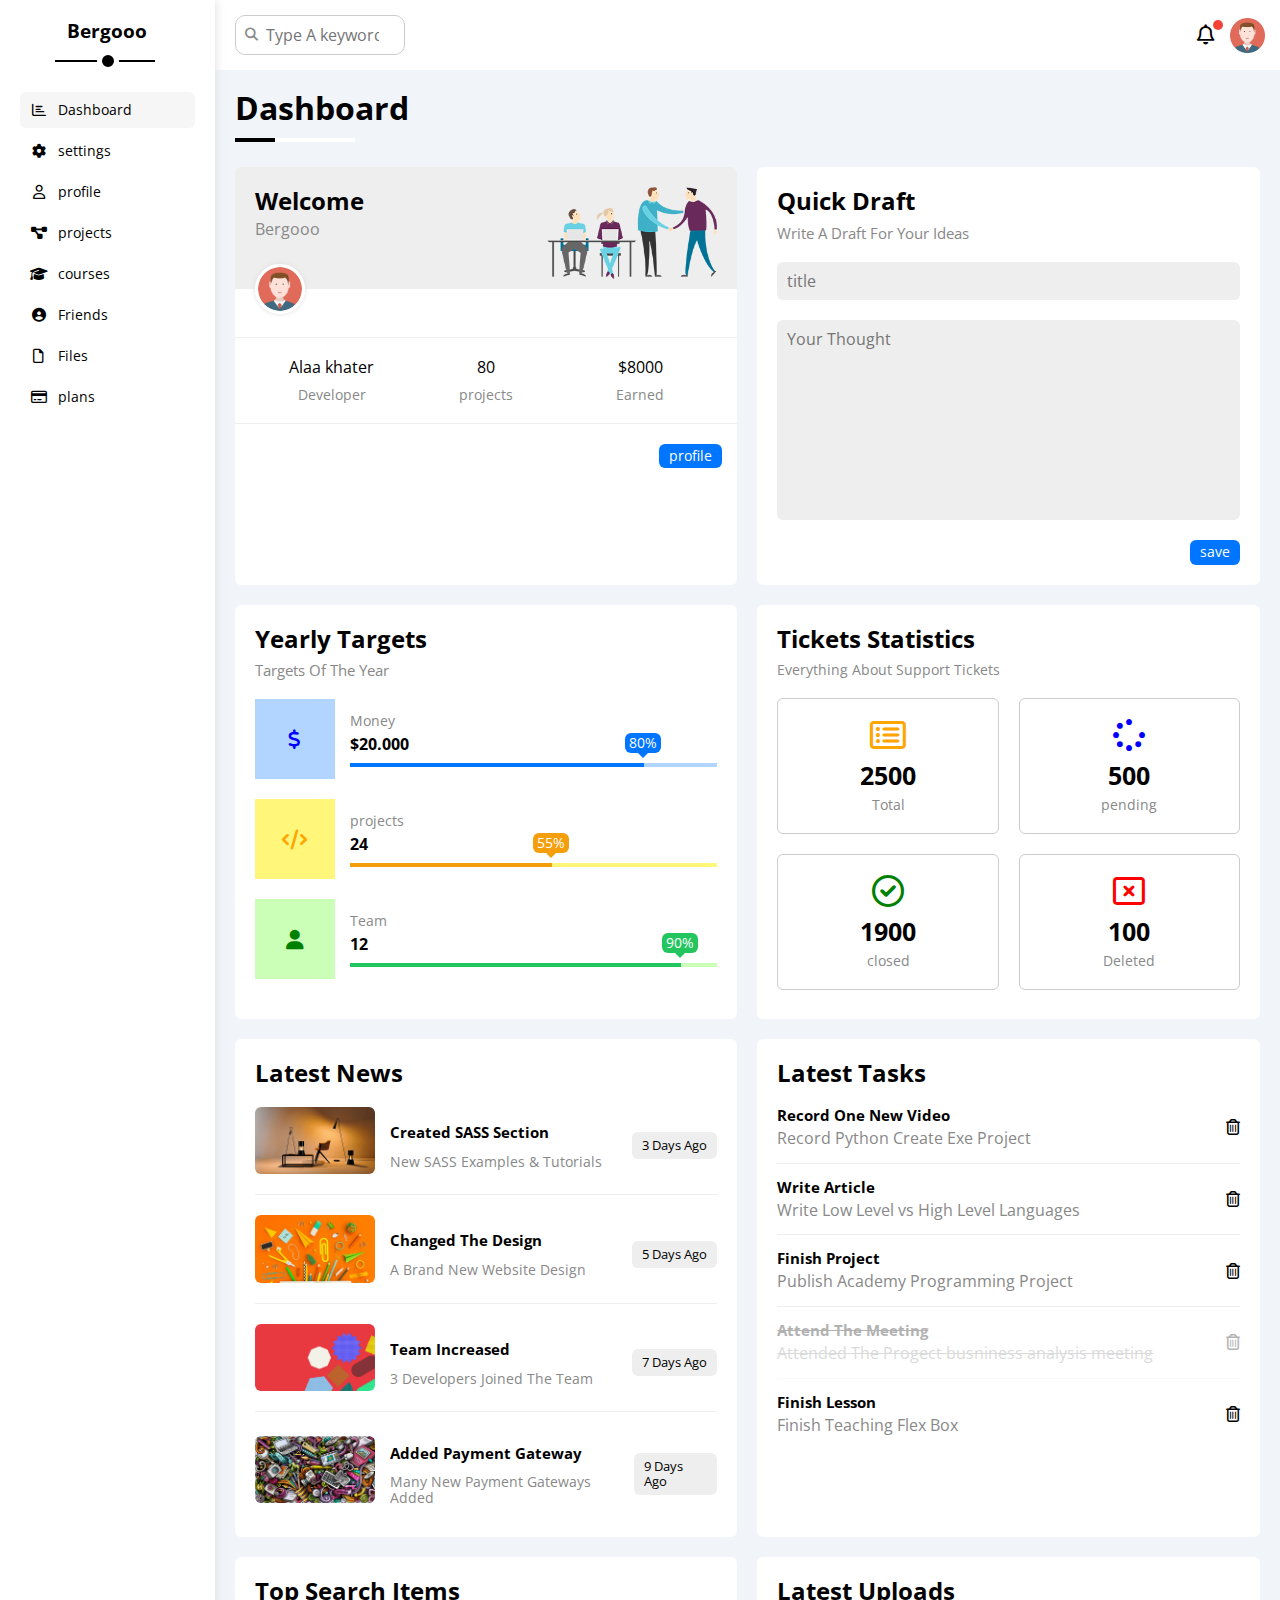
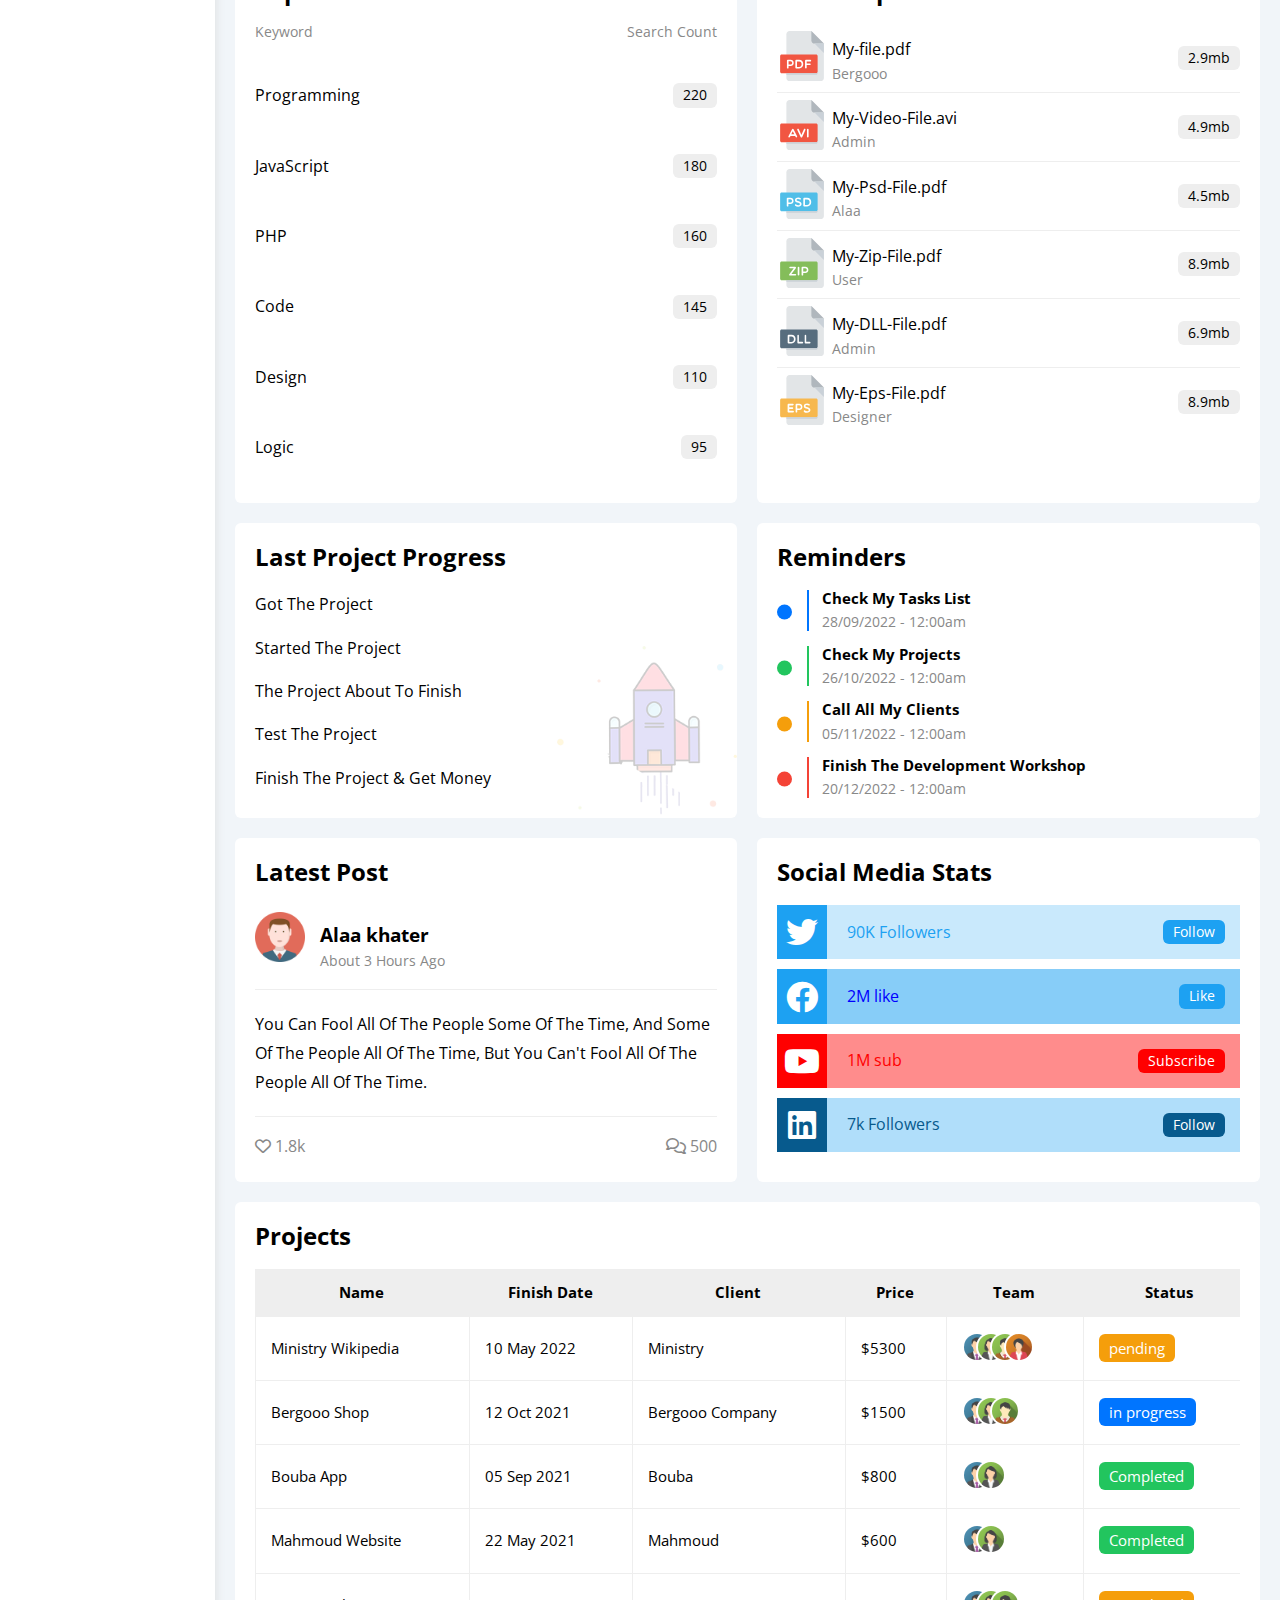
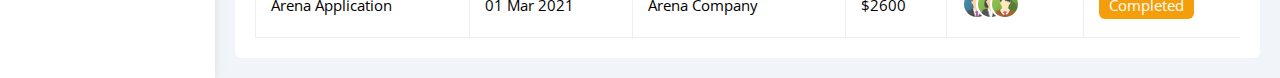
<file: index.html>
<!DOCTYPE html>
<html lang="en">
    <head>
        <meta charset="UTF-8">
        <meta name="viewport" content="width=device-width, initial-scale=1.0">
        <!-- title template  -->
        <title>Bergooo</title>
        <!-- icons  -->
        <link rel="stylesheet" href="css/all.min.css">
        <!-- normalize all elements  -->
        <link rel="stylesheet" href="css/Normalize.css">
        <!-- framework  -->
        <link rel="stylesheet" href="css/framework.css">
        <!-- link css style  -->
        <link rel="stylesheet" href="css/dashboard.css">
        <!-- fonts  -->
        <link rel="preconnect" href="https://fonts.googleapis.com" />
        <link rel="preconnect" href="https://fonts.gstatic.com" crossorigin />
        <link href="https://fonts.googleapis.com/css2?family=Open+Sans:wght@300;500&#038;display=swap" rel="stylesheet" />
    </head>
    <body>
        <div class="page d-flex">
            <!-- start sidebar -->
            <div class="sidebar bg-white p-20 p-relative">
                <h3 class="p-relative txt-c mt-0">Bergooo</h3>
                <ul>
                    <li>
                        <a class="active d-flex align-center fs-14 c-black rad-6 p-10" href="index.html">
                            <i class="fa-regular fa-chart-bar fa-fw"></i>
                            <span>Dashboard</span>
                        </a>
                    </li>
                    <li>
                        <a class="d-flex align-center fs-14 c-black rad-6 p-10" href="settings.html">
                            <i class="fa-solid fa-gear fa-fw"></i>
                            <span>settings</span>
                        </a>
                    </li>
                    <li>
                        <a class="d-flex align-center fs-14 c-black rad-6 p-10" href="profile.html">
                            <i class="fa-regular fa-user fa-fw"></i>
                            <span>profile</span>
                        </a>
                    </li>
                    <li>
                        <a class="d-flex align-center fs-14 c-black rad-6 p-10" href="projects.html">
                            <i class="fa-solid fa-diagram-project fa-fw"></i>
                            <span>projects</span>
                        </a>
                    </li>
                    <li>
                        <a class="d-flex align-center fs-14 c-black rad-6 p-10" href="courses.html">
                            <i class="fa-solid fa-graduation-cap fa-fw"></i>
                            <span>courses</span>
                        </a>
                    </li>
                    <li>
                        <a class="d-flex align-center fs-14 c-black rad-6 p-10" href="friends.html">
                            <i class="fa-solid fa-circle-user fa-fw"></i>
                            <span>Friends</span>
                        </a>
                    </li>
                    <li>
                        <a class="d-flex align-center fs-14 c-black rad-6 p-10" href="files.html">
                            <i class="fa-regular fa-file fa-fw"></i>
                            <span>Files</span>
                        </a>
                    </li>
                    <li>
                        <a class="d-flex align-center fs-14 c-black rad-6 p-10" href="plans.html">
                            <i class="fa-regular fa-credit-card fa-fw"></i>
                            <span>plans</span>
                        </a>
                    </li>
                </ul>
            </div>
            <!-- end sidebar -->
            <!-- start content  -->
            <div class="content w-full">
                <!-- start header  -->
                <div class="head bg-white p-15 between-flex">
                    <div class="search p-relative">
                        <input class="p-10" type="search" placeholder="Type A keyword">
                    </div>
                    <div class="icons d-flex align-center">
                        <span class="notification p-relative">
                            <i class="fa-regular fa-bell fa-lg"></i>
                        </span>
                        <img src="images/avatar.png" alt="">
                    </div>
                </div>
                <!-- end header  -->
                <!-- start dashboard -->
                <h1 class="p-relative">Dashboard</h1>
                <div class="wrapper d-grid gap-20">
                    <!-- start welcome widget -->
                    <div class="welcome bg-white rad-6 txt-c-mobile block-mobile">
                        <div class="intro p-20 d-flex space-between bg-eee">
                            <div>
                                <h2 class="m-0">Welcome</h2>
                                <p class="c-grey mt-5">Bergooo</p>
                            </div>
                            <img class="hide-mobile" src="images/welcome.png" alt="">
                        </div>
                        <img src="images/avatar.png" alt="" class="avatar">
                        <div class="body txt-c d-flex p-20 mt-20 mb-20 block-mobile">
                            <div>Alaa khater<span class="d-block c-grey fs-14 mt-10">Developer</span></div>
                            <div>80<span class="d-block c-grey fs-14 mt-10">projects</span></div>
                            <div>$8000<span class="d-block c-grey fs-14 mt-10">Earned</span></div>
                        </div>
                        <a href="profile.html" class="visit d-block p-10 fs-14 c-white bg-blue w-fit btn-shape">profile</a>
                    </div>
                    <!-- end welcome widget -->
                    <!-- start quick draft widget -->
                    <div class="quick-draft p-20 bg-white rad-6">
                        <h2 class="mt-0 mb-10">Quick Draft</h2>
                        <p class="mt-0 mb-20 c-grey fs-15">Write A Draft For Your Ideas</p>
                        <form>
                            <input class="d-block bg-eee b-none w-full mb-20 p-10 rad-6"  type="text" placeholder="title">
                            <textarea class="d-block bg-eee b-none w-full mb-20 p-10 rad-6" placeholder="Your Thought"></textarea>
                            <input class="save d-block  bg-blue c-white fs-14 b-none w-fit btn-shape" type="submit" value="save">
                        </form>
                    </div>
                    <!-- end quick draft widget -->
                    <!-- start yearly target -->
                    <div class="targets p-20 bg-white rad-6">
                        <h2 class="mt-0 mb-10">Yearly Targets</h2>
                        <p class="mt-0 mb-20 c-grey fs-15">Targets Of The Year</p>
                        <div class="target-row mb-20 d-flex align-center blue ">
                            <div class="icon center-flex">
                                <i class="fa-solid fa-dollar-sign fa-lg c-blue"></i>
                            </div>
                            <div class="details">
                                <span class="c-grey fs-14">Money</span>
                                <span class="d-block mt-5 mb-10 fw-bold blue">$20.000</span>
                                <div class="progress p-relative">
                                    <span class="bg-blue blue" style="width: 80%;">
                                        <span class="bg-blue c-white blue">80%</span>
                                    </span>
                                </div>
                            </div>
                        </div>
                        <div class="target-row mb-20 d-flex align-center orange ">
                            <div class="icon center-flex">
                                <i class="fa-solid fa-code fa-lg c-orange"></i>
                            </div>
                            <div class="details">
                                <span class="c-grey fs-14">projects</span>
                                <span class="d-block mt-5 mb-10 fw-bold orange">24</span>
                                <div class="progress p-relative">
                                    <span class="bg-orange orange" style="width: 55%;">
                                        <span class="bg-orange c-white orange">55%</span>
                                    </span>
                                </div>
                            </div>
                        </div>
                        <div class="target-row mb-20 d-flex align-center green ">
                            <div class="icon center-flex">
                                <i class="fa-solid fa-user fa-lg c-green"></i>
                            </div>
                            <div class="details">
                                <span class="c-grey fs-14">Team</span>
                                <span class="d-block mt-5 mb-10 fw-bold green">12</span>
                                <div class="progress p-relative">
                                    <span class="bg-green green" style="width: 90%;">
                                        <span class="bg-green c-white green">90%</span>
                                    </span>
                                </div>
                            </div>
                        </div>
                    </div>
                    <!-- end yearly target -->
                    <!-- start Tickets  -->
                    <div class="tickets bg-white rad-6 p-20 ">
                        <h2 class="mt-0 mb-10">Tickets Statistics</h2>
                        <p class="c-grey fs-14 mb-20 mt-0">Everything About Support Tickets</p>
                        <div class="d-flex txt-c f-wrap rad-6 gap-20 txt-c">
                            <div class="box p-20 rad-6  ">
                                <i class="fa-regular fa-rectangle-list fa-2x mb-10 c-orange"></i>
                                <span class="d-block c-black mb-5 fs-25 fw-bold">2500</span>
                                <span class="c-grey fs-14">Total</span>
                            </div>
                            <div class="box p-20 rad-6  ">
                                <i class="fa-solid fa-spinner fa-2x mb-10 c-blue"></i>
                                <span class="d-block c-black mb-5 fs-25 fw-bold">500</span>
                                <span class="c-grey fs-14">pending</span>
                            </div>
                            <div class="box p-20 rad-6  ">
                                <i class="fa-regular fa-circle-check fa-2x mb-10 c-green"></i>
                                <span class="d-block c-black mb-5 fs-25 fw-bold">1900</span>
                                <span class="c-grey fs-14">closed</span>
                            </div>
                            <div class="box p-20 rad-6  ">
                                <i class="fa-regular fa-rectangle-xmark fa-2x mb-10 c-red"></i>
                                <span class="d-block c-black mb-5 fs-25 fw-bold">100</span>
                                <span class="c-grey fs-14">Deleted</span>
                            </div>
                        </div>
                    </div>
                    <!-- end Tickets  -->
                    <!-- start news -->
                    <div class="news bg-white p-20 rad-6">
                        <h2 class="mt-0 mb-20">Latest News</h2>
                        <div class="new-1 d-flex space-between align-center mb-10">
                            <img class="rad-6" src="images/news-01.png" alt="">
                            <div class="details">
                                <h2 class="fs-15">Created SASS Section</h2>
                                <p class="m-0 fs-14 c-grey">New SASS Examples & Tutorials</p>
                            </div>
                            <span class="bg-eee p-10 rad-6">3 Days Ago</span>
                        </div>
                        <div class="new-1 d-flex space-between align-center mb-10">
                            <img class="rad-6" src="images/news-02.png" alt="">
                            <div class="details">
                                <h2 class="fs-15">Changed The Design</h2>
                                <p class="m-0 fs-14 c-grey">A Brand New Website Design</p>
                            </div>
                            <span class="bg-eee p-10 rad-6">5 Days Ago</span>
                        </div>
                        <div class="new-1 d-flex space-between align-center mb-10">
                            <img class="rad-6" src="images/news-03.png" alt="">
                            <div class="details">
                                <h2 class="fs-15">Team Increased</h2>
                                <p class="m-0 fs-14 c-grey">3 Developers Joined The Team</p>
                            </div>
                            <span class="bg-eee p-10 rad-6">7 Days Ago</span>
                        </div>
                        <div class="new-1 d-flex space-between align-center mb-10">
                            <img class="rad-6" src="images/news-04.png" alt="">
                            <div class="details">
                                <h2 class="fs-15">Added Payment Gateway</h2>
                                <p class="m-0 fs-14 c-grey">Many New Payment Gateways Added</p>
                            </div>
                            <span class="bg-eee p-10 rad-6">9 Days Ago</span>
                        </div>
                    </div>
                    <!-- end news -->
                    <!-- start tasks -->
                    <div class="tasks bg-white p-20 rad-6">
                        <h2 class="mt-0 mb-20">Latest Tasks</h2>
                        <div class="line between-flex">
                            <div class="info">
                                <h2 class="mt-0 mb-5 fs-15">Record One New Video</h2>
                                <p class="m-0 c-grey">Record Python Create Exe Project</p>
                            </div>
                            <i class="fa-regular fa-trash-can delete"></i>
                        </div>
                        <div class="line between-flex">
                            <div class="info">
                                <h2 class="mt-0 mb-5 fs-15">Write Article</h2>
                                <p class="m-0 c-grey">Write Low Level vs High Level Languages</p>
                            </div>
                            <i class="fa-regular fa-trash-can delete"></i>
                        </div>
                        <div class="line between-flex">
                            <div class="info">
                                <h2 class="mt-0 mb-5 fs-15">Finish Project</h2>
                                <p class="m-0 c-grey">Publish Academy Programming Project</p>
                            </div>
                            <i class="fa-regular fa-trash-can delete"></i>
                        </div>
                        <div class="line between-flex done">
                            <div class="info">
                                <h2 class="mt-0 mb-5 fs-15">Attend The Meeting</h2>
                                <p class="m-0 c-grey">Attended The Progect busniness analysis meeting</p>
                            </div>
                            <i class="fa-regular fa-trash-can delete"></i>
                        </div>
                        <div class="line between-flex">
                            <div class="info">
                                <h2 class="mt-0 mb-5 fs-15">Finish Lesson</h2>
                                <p class="m-0 c-grey">Finish Teaching Flex Box</p>
                            </div>
                            <i class="fa-regular fa-trash-can delete"></i>
                        </div>
                    </div>
                    <!-- end tasks -->
                    <!-- start search -->
                    <div class="search bg-white p-20 rad-6">
                        <h2 class="mt-0 mb-20">Top Search Items</h2>
                        <div class=" between-flex mb-20">
                            <span class="c-grey fs-14">Keyword</span>
                            <span class="c-grey fs-14">Search Count</span>
                        </div>
                        <div class=" between-flex pt-10 pb-10">
                            <p >Programming</p>
                            <span class="btn-shape bg-eee fs-14">220</span>
                        </div>
                        <div class=" between-flex pt-10 pb-10">
                            <p >JavaScript</p>
                            <span class="btn-shape bg-eee fs-14">180</span>
                        </div>
                        <div class=" between-flex pt-10 pb-10">
                            <p >PHP</p>
                            <span class="btn-shape bg-eee fs-14">160</span>
                        </div>
                        <div class=" between-flex pt-10 pb-10">
                            <p >Code</p>
                            <span class="btn-shape bg-eee fs-14">145</span>
                        </div>
                        <div class=" between-flex pt-10 pb-10">
                            <p >Design</p>
                            <span class="btn-shape bg-eee fs-14">110</span>
                        </div>
                        <div class=" between-flex pt-10 pb-10">
                            <p >Logic</p>
                            <span class="btn-shape bg-eee fs-14">95</span>
                        </div>
                    </div>
                    <!-- end search -->
                    <!-- start latest uploads -->
                    <div class="latest bg-white p-20 rad-6">
                        <h2 class="mt-0 mb-20">Latest Uploads</h2>
                        <div class="row between-flex ">
                            <div class="image">
                                <img src="images/pdf.svg" alt="">
                            </div>
                            <div class="info mb-10">
                                <p class="mb-5">My-file.pdf</p>
                                <span class="c-grey fs-14 ">Bergooo</span>
                            </div>
                                <span class="btn-shape bg-eee fs-14">2.9mb</span>
                        </div>
                        <div class="row between-flex ">
                            <div class="image">
                                <img src="images/avi.svg" alt="">
                            </div>
                            <div class="info mb-10">
                                <p class="mb-5">My-Video-File.avi</p>
                                <span class="c-grey fs-14 ">Admin</span>
                            </div>
                                <span class="btn-shape bg-eee fs-14">4.9mb</span>
                        </div>
                        <div class="row between-flex ">
                            <div class="image">
                                <img src="images/psd.svg" alt="">
                            </div>
                            <div class="info mb-10">
                                <p class="mb-5">My-Psd-File.pdf</p>
                                <span class="c-grey fs-14 ">Alaa</span>
                            </div>
                                <span class="btn-shape bg-eee fs-14">4.5mb</span>
                        </div>
                        <div class="row between-flex">
                            <div class="image">
                                <img src="images/zip.svg" alt="">
                            </div>
                            <div class="info mb-10">
                                <p class="mb-5">My-Zip-File.pdf</p>
                                <span class="c-grey fs-14 ">User</span>
                            </div>
                                <span class="btn-shape bg-eee fs-14">8.9mb</span>
                        </div>
                        <div class="row between-flex">
                            <div class="image">
                                <img src="images/dll.svg" alt="">
                            </div>
                            <div class="info mb-10">
                                <p class="mb-5">My-DLL-File.pdf</p>
                                <span class="c-grey fs-14 ">Admin</span>
                            </div>
                                <span class="btn-shape bg-eee fs-14">6.9mb</span>
                        </div>
                        <div class="row between-flex">
                            <div class="image">
                                <img src="images/eps.svg" alt="">
                            </div>
                            <div class="info mb-10">
                                <p class="mb-5">My-Eps-File.pdf</p>
                                <span class="c-grey fs-14 ">Designer</span>
                            </div>
                                <span class="btn-shape bg-eee fs-14">8.9mb</span>
                        </div>
                    </div>
                    <!-- end latest uploads -->
                    <!-- start last project  -->
                    <div class="last-project bg-white p-20 rad-6 p-relative">
                        <h2 class="mt-0 mb-20">Last Project Progress</h2>
                        <ul class="m-0 p-relative">
                            <li class="mt-25 align-center done">Got The Project</li>
                            <li class="mt-25 align-center done">Started The Project</li>
                            <li class="mt-25 align-center done">The Project About To Finish</li>
                            <li class="mt-25 align-center current">Test The Project</li>
                            <li class="mt-25 align-center ">Finish The Project & Get Money</li>
                        </ul>
                        <img class="image hide-mobile" src="images/project.png" alt="">
                    </div>
                    <!-- end last project  -->
                    <!-- start reminder -->
                    <div class="reminder p-20 bg-white rad-6">
                        <h2 class="mt-0 mb-20">Reminders</h2>
                        <div class="row p-relative blue-row">
                            <p class="fs-15 fw-bold mb-5">Check My Tasks List</p>
                            <span class="c-grey fs-14">28/09/2022 - 12:00am</span>
                        </div>
                        <div class="row p-relative green-row">
                            <p class="fs-15 fw-bold mb-5">Check My Projects</p>
                            <span class="c-grey fs-14">26/10/2022 - 12:00am</span>
                        </div>
                        <div class="row p-relative orange-row">
                            <p class="fs-15 fw-bold mb-5">Call All My Clients</p>
                            <span class="c-grey fs-14">05/11/2022 - 12:00am</span>
                        </div>
                        <div class="row p-relative red-row">
                            <p class="fs-15 fw-bold mb-5">Finish The Development Workshop</p>
                            <span class="c-grey fs-14">20/12/2022 - 12:00am</span>
                        </div>
                    </div>
                    <!-- end reminder -->
                    <!-- start Latest Post -->
                    <div class="latest-post p-20 bg-white rad-6">
                        <h2 class="mt-0 mb-20 ">Latest Post</h2>
                        <div class="label d-flex align-center">
                                <img class="mr-15" src="images/avatar.png" alt="">
                            <div>
                                <h3 class="d-block mb-5">Alaa khater</h3>
                                <span class="c-grey fs-14">About 3 Hours Ago</span>
                            </div>
                        </div>
                        <p class="para txt-c-mobile pt-10 pb-10 mt-10 mb-10">You Can Fool All Of The People Some Of The Time, And Some Of The People All Of The Time, But You Can't Fool All Of The People All Of The Time.</p>
                        <div class="stats c-grey between-flex">
                            <div>
                                <i class="fa-regular fa-heart"></i>
                                <span>1.8k</span>
                            </div>
                            <div>
                                <i class="fa-regular fa-comments"></i>
                                <span>500</span>
                            </div>
                        </div>
                    </div>
                    <!-- end Latest Post -->
                    <!-- start Social Media Stats -->
                    <div class="social-media bg-white p-20 rad-6 p-relative">
                        <h2 class="mt-0 mb-20">Social Media Stats</h2>
                        <div class="line twitter between-flex mb-10 p-15 p-relative">
                            <i class="fa-brands fa-twitter fa-2x c-white center-flex h-full"></i>
                            <span>90K Followers</span>
                            <a class="fs-14 c-white btn-shape" href="#">Follow</a>
                        </div>
                        <div class="line facebook between-flex mb-10 p-15 p-relative">
                            <i class="fa-brands fa-facebook fa-2x c-white center-flex h-full"></i>
                            <span>2M like</span>
                            <a class="fs-14 c-white btn-shape" href="#">Like</a>
                        </div>
                        <div class="line youtube between-flex mb-10 p-15 p-relative">
                            <i class="fa-brands fa-youtube fa-2x c-white center-flex h-full"></i>
                            <span>1M sub</span>
                            <a class="fs-14 c-white btn-shape" href="#">Subscribe</a>
                        </div>
                        <div class="line linkedin between-flex mb-10 p-15 p-relative">
                            <i class="fa-brands fa-linkedin fa-2x c-white center-flex h-full"></i>
                            <span>7k Followers</span>
                            <a class="fs-14 c-white btn-shape" href="#">Follow</a>
                        </div>
                    </div>
                </div>
                <!-- end dashboard -->
                <!-- start project table  -->
                <div class="projects table p-20 bg-white p-relative m-20 rad-6">
                <h2 class="mt-0 mb-20">Projects</h2>
                <div class="table">
                    <table class="fs-15 w-full">
                        <tr>
                            <th>Name</th>
                            <th>Finish Date</th>
                            <th>Client</th>
                            <th>Price</th>
                            <th>Team</th>
                            <th>Status</th>
                        </tr>
                        <tr>
                            <td>Ministry Wikipedia</td>
                            <td>10 May 2022</td>
                            <td>Ministry</td>
                            <td>$5300</td>
                            <td>
                                <img src="images/team-01.png" alt="">
                                <img src="images/team-02.png" alt="">
                                <img src="images/team-03.png" alt="">
                                <img src="images/team-04.png" alt="">
                            </td>
                            <td>
                                <span class="label bg-orange c-white btn-shape">pending</span>
                            </td>
                        </tr>
                        <tr>
                            <td>Bergooo Shop</td>
                            <td>12 Oct 2021</td>
                            <td>Bergooo Company</td>
                            <td>$1500</td>
                            <td>
                                <img src="images/team-01.png" alt="">
                                <img src="images/team-02.png" alt="">
                                <img src="images/team-03.png" alt="">
                            </td>
                            <td>
                                <span class="label bg-blue c-white btn-shape">in progress</span>
                            </td>
                        </tr>
                        <tr>
                            <td>Bouba App</td>
                            <td>05 Sep 2021</td>
                            <td>Bouba</td>
                            <td>$800</td>
                            <td>
                                <img src="images/team-01.png" alt="">
                                <img src="images/team-02.png" alt="">
                            </td>
                            <td>
                                <span class="label bg-green c-white btn-shape">Completed</span>
                            </td>
                        </tr>
                        <tr>
                            <td>Mahmoud Website</td>
                            <td>22 May 2021</td>
                            <td>Mahmoud</td>
                            <td>$600</td>
                            <td>
                                <img src="images/team-01.png" alt="">
                                <img src="images/team-02.png" alt="">
                            </td>
                            <td>
                                <span class="label bg-green c-white btn-shape">Completed</span>
                            </td>
                        </tr>
                        <tr >
                            <td>Arena Application</td>
                            <td>01 Mar 2021</td>
                            <td>Arena Company</td>
                            <td>$2600</td>
                            <td>
                                <img src="images/team-01.png" alt="">
                                <img src="images/team-02.png" alt="">
                                <img src="images/team-03.png" alt="">
                            </td>
                            <td>
                                <span class="label bg-orange c-white btn-shape">Completed</span>
                            </td>
                        </tr>
                    </table>
                    <!-- end project table  -->
                </div>
            </div>
        </div>
    </body>
</html>
</file>
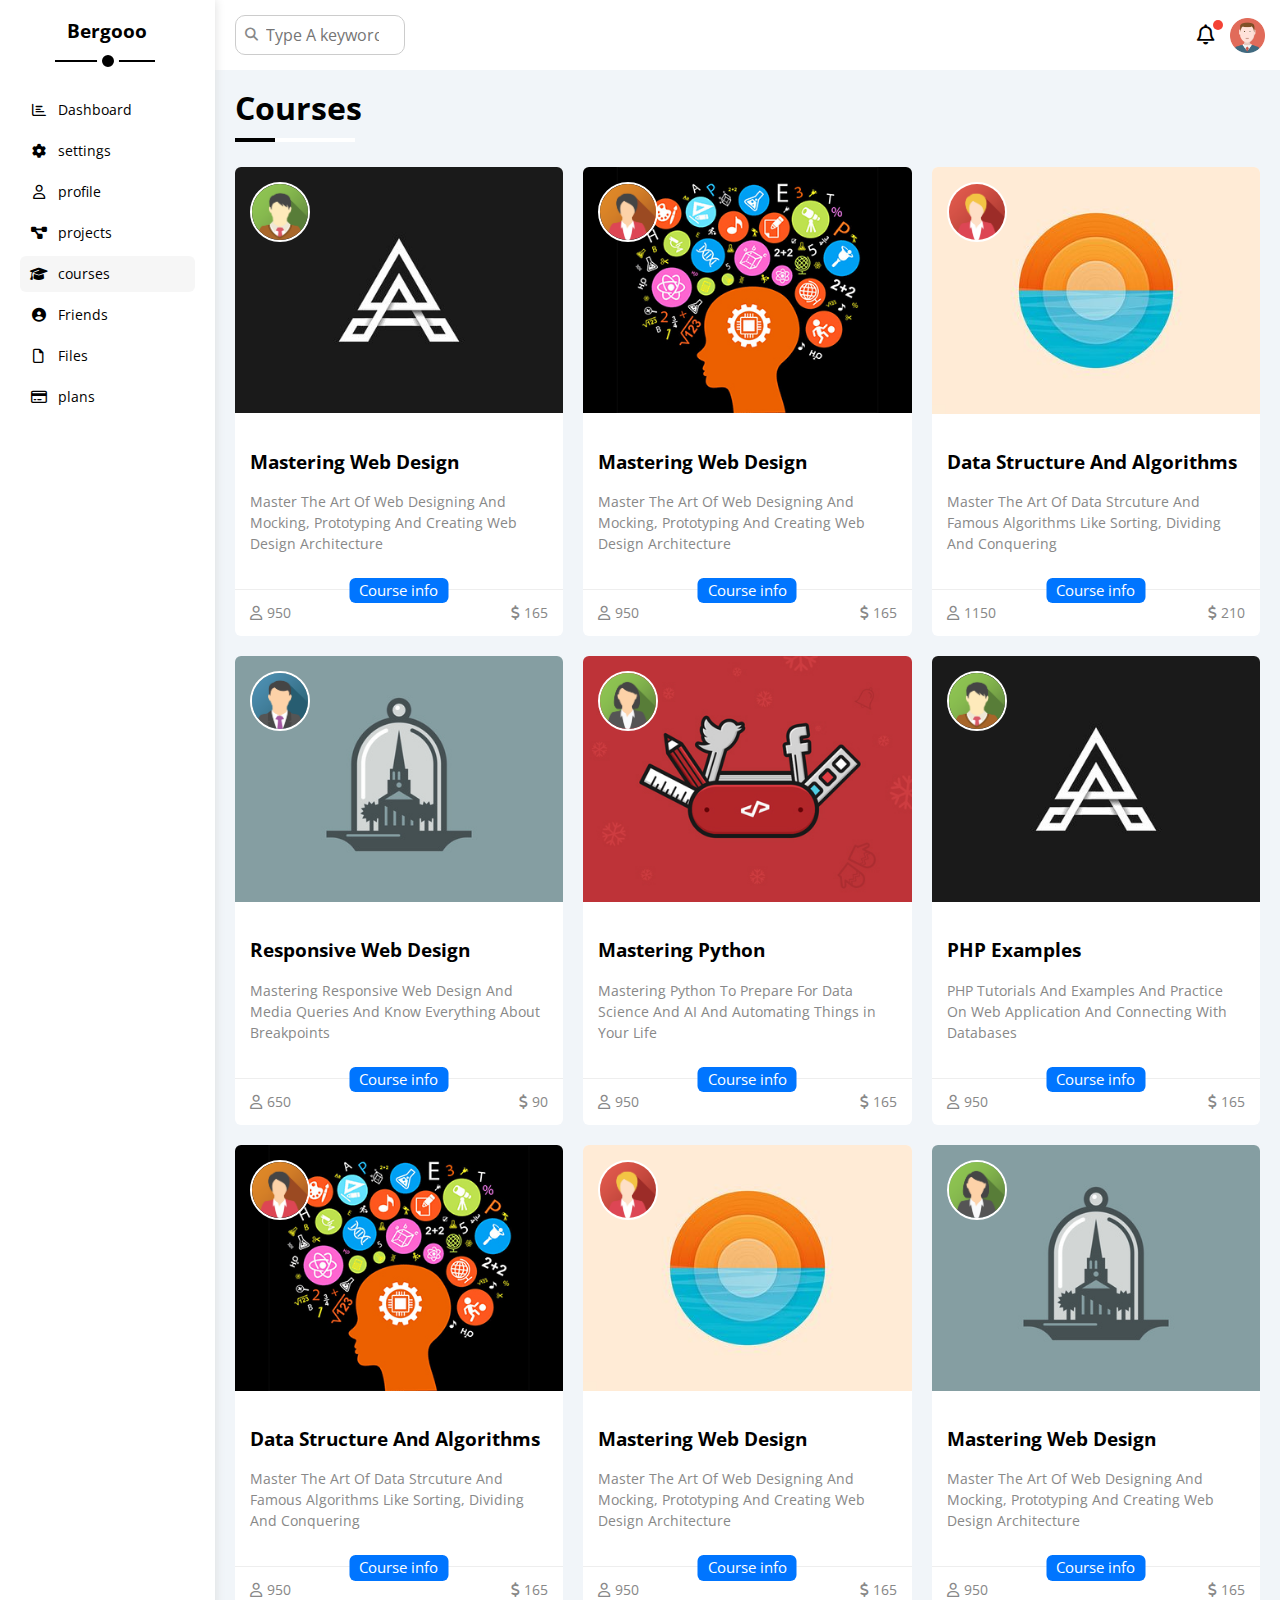
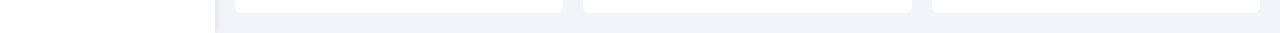
<file: courses.html>
<!DOCTYPE html>
<html lang="en">
    <head>
        <meta charset="UTF-8">
        <meta name="viewport" content="width=device-width, initial-scale=1.0">
        <!-- title template  -->
        <title>Bergooo</title>
        <!-- icons  -->
        <link rel="stylesheet" href="css/all.min.css">
        <!-- normalize all elements  -->
        <link rel="stylesheet" href="css/Normalize.css">
        <!-- framework  -->
        <link rel="stylesheet" href="css/framework.css">
        <!-- link css style  -->
        <link rel="stylesheet" href="css/cources.css">
        <!-- fonts  -->
        <link rel="preconnect" href="https://fonts.googleapis.com" />
        <link rel="preconnect" href="https://fonts.gstatic.com" crossorigin />
        <link href="https://fonts.googleapis.com/css2?family=Open+Sans:wght@300;500&#038;display=swap" rel="stylesheet" />
    </head>
    <body>
        <div class="page d-flex">
            <!-- start sidebar -->
            <div class="sidebar bg-white p-20 p-relative">
                <h3 class="p-relative txt-c mt-0">Bergooo</h3>
                <ul>
                    <li>
                        <a class="d-flex align-center fs-14 c-black rad-6 p-10" href="index.html">
                            <i class="fa-regular fa-chart-bar fa-fw"></i>
                            <span>Dashboard</span>
                        </a>
                    </li>
                    <li>
                        <a class=" d-flex align-center fs-14 c-black rad-6 p-10" href="settings.html">
                            <i class="fa-solid fa-gear fa-fw"></i>
                            <span>settings</span>
                        </a>
                    </li>
                    <li>
                        <a class="d-flex align-center fs-14 c-black rad-6 p-10" href="profile.html">
                            <i class="fa-regular fa-user fa-fw"></i>
                            <span>profile</span>
                        </a>
                    </li>
                    <li>
                        <a class=" d-flex align-center fs-14 c-black rad-6 p-10" href="projects.html">
                            <i class="fa-solid fa-diagram-project fa-fw"></i>
                            <span>projects</span>
                        </a>
                    </li>
                    <li>
                        <a class="active d-flex align-center fs-14 c-black rad-6 p-10" href="courses.html">
                            <i class="fa-solid fa-graduation-cap fa-fw"></i>
                            <span>courses</span>
                        </a>
                    </li>
                    <li>
                        <a class="d-flex align-center fs-14 c-black rad-6 p-10" href="friends.html">
                            <i class="fa-solid fa-circle-user fa-fw"></i>
                            <span>Friends</span>
                        </a>
                    </li>
                    <li>
                        <a class="d-flex align-center fs-14 c-black rad-6 p-10" href="files.html">
                            <i class="fa-regular fa-file fa-fw"></i>
                            <span>Files</span>
                        </a>
                    </li>
                    <li>
                        <a class="d-flex align-center fs-14 c-black rad-6 p-10" href="plans.html">
                            <i class="fa-regular fa-credit-card fa-fw"></i>
                            <span>plans</span>
                        </a>
                    </li>
                </ul>
            </div>
            <!-- end sidebar -->
            <!-- start content  -->
            <div class="content w-full">
                <!-- start head  -->
                <div class="head bg-white p-15 between-flex">
                    <div class="search p-relative">
                        <input class="p-10" type="search" placeholder="Type A keyword">
                    </div>
                    <div class="icons d-flex align-center">
                        <span class="notification p-relative">
                            <i class="fa-regular fa-bell fa-lg"></i>
                        </span>
                        <img src="images/avatar.png" alt="">
                    </div>
                </div>
                <!-- end head  -->
                <!-- start Courses -->
                <h1 class="p-relative">Courses</h1>
                <div class="courses-page d-grid gap-20 m-20">
                    <div class="box bg-white rad-6">
                        <div class="header p-relative">
                            <img class="w-full" src="images/course-01.jpg" alt="">
                            <img class="ava" src="images/team-03.png" alt="">
                        </div>
                        <div class="details p-15">
                            <h3>Mastering Web Design</h3>
                            <p class="c-grey mt-15 mb-20 fs-14 l-h">Master The Art Of Web Designing And Mocking, Prototyping And Creating Web Design Architecture</p>
                        </div>
                        <div class="stat d-flex p-relative p-15">
                            <span class="c-grey fs-14"><i class="fa-regular fa-user mr-5"></i>950</span>
                            <span class="btn btn-shape bg-blue c-white fs-15">Course info</span>
                            <span class="c-grey fs-14"><i class="fa-solid fa-dollar-sign mr-5 "></i>165</span>
                        </div>
                    </div>
                    <div class="box bg-white rad-6">
                        <div class="header p-relative">
                            <img class="w-full" src="images/course-02.jpg" alt="">
                            <img class="ava" src="images/team-04.png" alt="">
                        </div>
                        <div class="details p-15">
                            <h3>Mastering Web Design</h3>
                            <p class="c-grey mt-15 mb-20 fs-14 l-h">Master The Art Of Web Designing And Mocking, Prototyping And Creating Web Design Architecture</p>
                        </div>
                        <div class="stat d-flex p-relative p-15">
                            <span class="c-grey fs-14"><i class="fa-regular fa-user mr-5"></i>950</span>
                            <span class="btn btn-shape bg-blue c-white fs-15">Course info</span>
                            <span class="c-grey fs-14"><i class="fa-solid fa-dollar-sign mr-5 "></i>165</span>
                        </div>
                    </div>
                    <div class="box bg-white rad-6">
                        <div class="header p-relative">
                            <img class="w-full" src="images/course-03.jpg" alt="">
                            <img class="ava" src="images/team-05.png" alt="">
                        </div>
                        <div class="details p-15">
                            <h3>Data Structure And Algorithms</h3>
                            <p class="c-grey mt-15 mb-20 fs-14 l-h">Master The Art Of Data Strcuture And Famous Algorithms Like Sorting, Dividing And Conquering</p>
                        </div>
                        <div class="stat d-flex p-relative p-15">
                            <span class="c-grey fs-14"><i class="fa-regular fa-user mr-5"></i>1150</span>
                            <span class="btn btn-shape bg-blue c-white fs-15">Course info</span>
                            <span class="c-grey fs-14"><i class="fa-solid fa-dollar-sign mr-5 "></i>210</span>
                        </div>
                    </div>
                    <div class="box bg-white rad-6">
                        <div class="header p-relative">
                            <img class="w-full" src="images/course-04.jpg" alt="">
                            <img class="ava" src="images/team-01.png" alt="">
                        </div>
                        <div class="details p-15">
                            <h3>Responsive Web Design</h3>
                            <p class="c-grey mt-15 mb-20 fs-14 l-h">Mastering Responsive Web Design And Media Queries And Know Everything About Breakpoints</p>
                        </div>
                        <div class="stat d-flex p-relative p-15">
                            <span class="c-grey fs-14"><i class="fa-regular fa-user mr-5"></i>650</span>
                            <span class="btn btn-shape bg-blue c-white fs-15">Course info</span>
                            <span class="c-grey fs-14"><i class="fa-solid fa-dollar-sign mr-5 "></i>90</span>
                        </div>
                    </div>
                    <div class="box bg-white rad-6">
                        <div class="header p-relative">
                            <img class="w-full" src="images/course-05.jpg" alt="">
                            <img class="ava" src="images/team-02.png" alt="">
                        </div>
                        <div class="details p-15">
                            <h3>Mastering Python</h3>
                            <p class="c-grey mt-15 mb-20 fs-14 l-h">Mastering Python To Prepare For Data Science And AI And Automating Things in Your Life</p>
                        </div>
                        <div class="stat d-flex p-relative p-15">
                            <span class="c-grey fs-14"><i class="fa-regular fa-user mr-5"></i>950</span>
                            <span class="btn btn-shape bg-blue c-white fs-15">Course info</span>
                            <span class="c-grey fs-14"><i class="fa-solid fa-dollar-sign mr-5 "></i>165</span>
                        </div>
                    </div>
                    <div class="box bg-white rad-6">
                        <div class="header p-relative">
                            <img class="w-full" src="images/course-01.jpg" alt="">
                            <img class="ava" src="images/team-03.png" alt="">
                        </div>
                        <div class="details p-15">
                            <h3>PHP Examples</h3>
                            <p class="c-grey mt-15 mb-20 fs-14 l-h">PHP Tutorials And Examples And Practice On Web Application And Connecting With Databases</p>
                        </div>
                        <div class="stat d-flex p-relative p-15">
                            <span class="c-grey fs-14"><i class="fa-regular fa-user mr-5"></i>950</span>
                            <span class="btn btn-shape bg-blue c-white fs-15">Course info</span>
                            <span class="c-grey fs-14"><i class="fa-solid fa-dollar-sign mr-5 "></i>165</span>
                        </div>
                    </div>
                    <div class="box bg-white rad-6">
                        <div class="header p-relative">
                            <img class="w-full" src="images/course-02.jpg" alt="">
                            <img class="ava" src="images/team-04.png" alt="">
                        </div>
                        <div class="details p-15">
                            <h3>Data Structure And Algorithms</h3>
                            <p class="c-grey mt-15 mb-20 fs-14 l-h">Master The Art Of Data Strcuture And Famous Algorithms Like Sorting, Dividing And Conquering</p>
                        </div>
                        <div class="stat d-flex p-relative p-15">
                            <span class="c-grey fs-14"><i class="fa-regular fa-user mr-5"></i>950</span>
                            <span class="btn btn-shape bg-blue c-white fs-15">Course info</span>
                            <span class="c-grey fs-14"><i class="fa-solid fa-dollar-sign mr-5 "></i>165</span>
                        </div>
                    </div>
                    <div class="box bg-white rad-6">
                        <div class="header p-relative">
                            <img class="w-full" src="images/course-03.jpg" alt="">
                            <img class="ava" src="images/team-05.png" alt="">
                        </div>
                        <div class="details p-15">
                            <h3>Mastering Web Design</h3>
                            <p class="c-grey mt-15 mb-20 fs-14 l-h">Master The Art Of Web Designing And Mocking, Prototyping And Creating Web Design Architecture</p>
                        </div>
                        <div class="stat d-flex p-relative p-15">
                            <span class="c-grey fs-14"><i class="fa-regular fa-user mr-5"></i>950</span>
                            <span class="btn btn-shape bg-blue c-white fs-15">Course info</span>
                            <span class="c-grey fs-14"><i class="fa-solid fa-dollar-sign mr-5 "></i>165</span>
                        </div>
                    </div>
                    <div class="box bg-white rad-6">
                        <div class="header p-relative">
                            <img class="w-full" src="images/course-04.jpg" alt="">
                            <img class="ava" src="images/team-02.png" alt="">
                        </div>
                        <div class="details p-15">
                            <h3>Mastering Web Design</h3>
                            <p class="c-grey mt-15 mb-20 fs-14 l-h">Master The Art Of Web Designing And Mocking, Prototyping And Creating Web Design Architecture</p>
                        </div>
                        <div class="stat d-flex p-relative p-15">
                            <span class="c-grey fs-14"><i class="fa-regular fa-user mr-5"></i>950</span>
                            <span class="btn btn-shape bg-blue c-white fs-15">Course info</span>
                            <span class="c-grey fs-14"><i class="fa-solid fa-dollar-sign mr-5 "></i>165</span>
                        </div>
                    </div>
                </div>
                <!-- end Courses -->
            </div>   
            <!-- end content -->
        </div>
    </body>
</html>
</file>
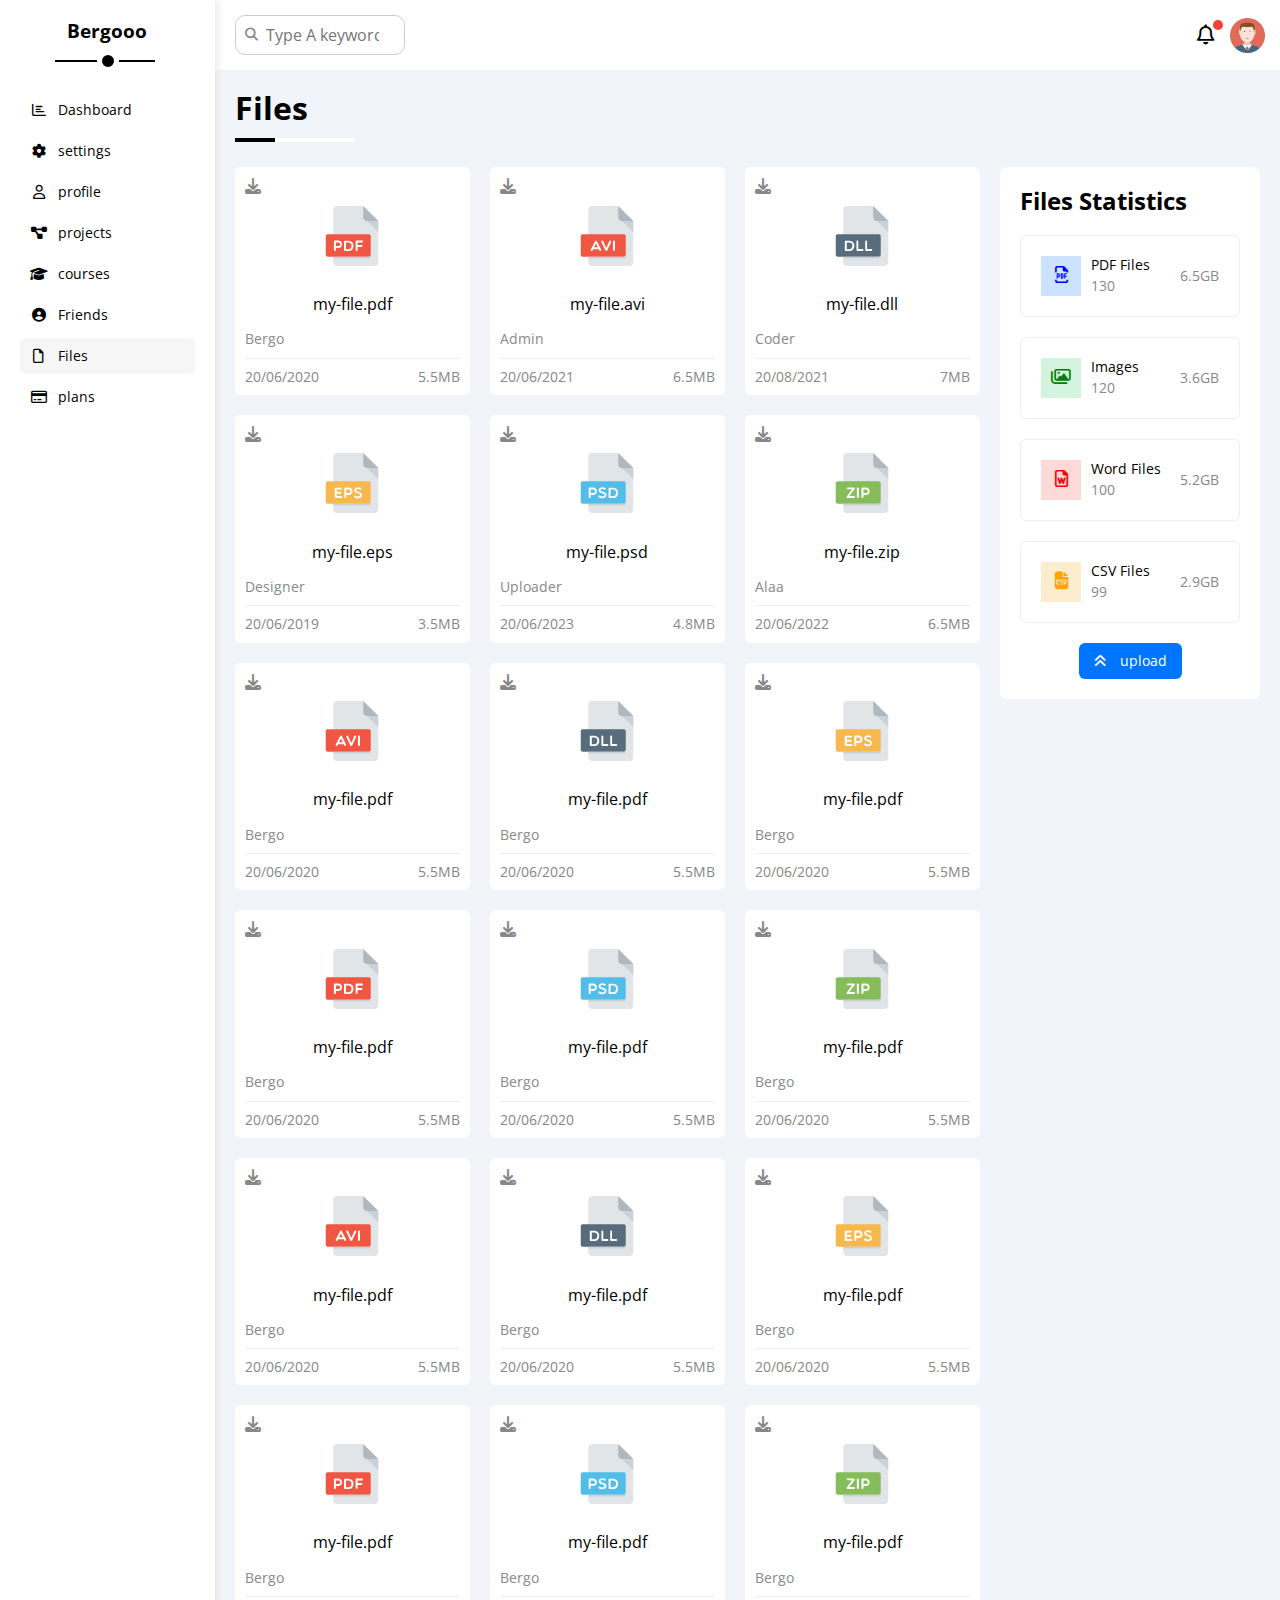
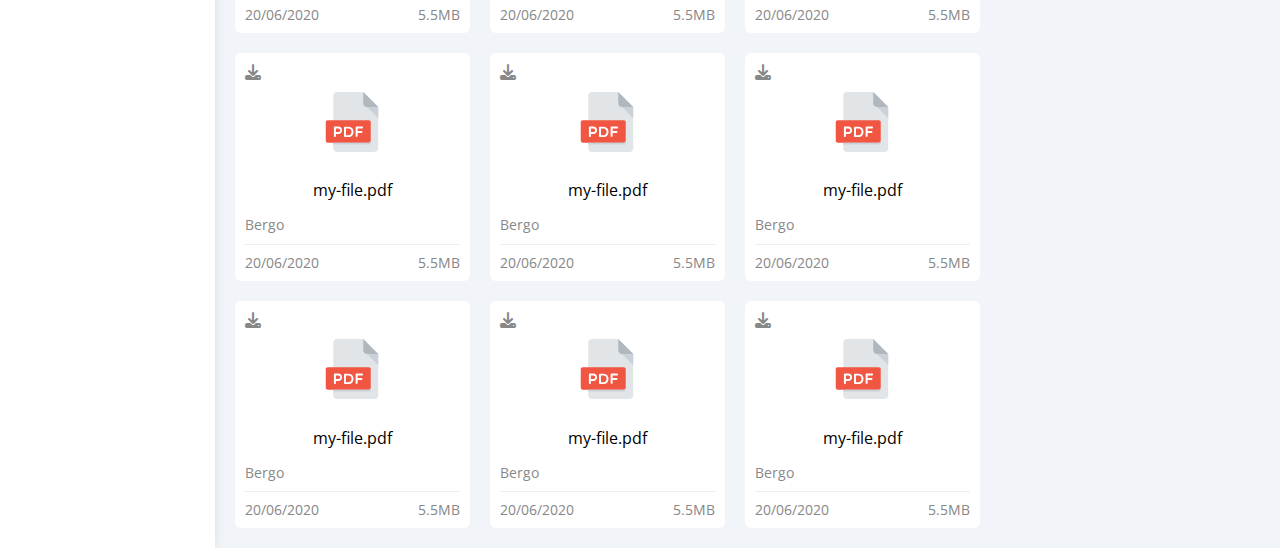
<file: files.html>
<!DOCTYPE html>
<html lang="en">
    <head>
        <meta charset="UTF-8">
        <meta name="viewport" content="width=device-width, initial-scale=1.0">
        <!-- title template  -->
        <title>Bergooo</title>
        <!-- icons  -->
        <link rel="stylesheet" href="css/all.min.css">
        <!-- normalize all elements  -->
        <link rel="stylesheet" href="css/Normalize.css">
        <!-- framework  -->
        <link rel="stylesheet" href="css/framework.css">
        <!-- link css style  -->
        <link rel="stylesheet" href="css/files.css">
        <!-- fonts  -->
        <link rel="preconnect" href="https://fonts.googleapis.com" />
        <link rel="preconnect" href="https://fonts.gstatic.com" crossorigin />
        <link href="https://fonts.googleapis.com/css2?family=Open+Sans:wght@300;500&#038;display=swap" rel="stylesheet" />
    </head>
    <body>
        <div class="page d-flex">
            <!-- start sidebar -->
            <div class="sidebar bg-white p-20 p-relative">
                <h3 class="p-relative txt-c mt-0">Bergooo</h3>
                <ul>
                    <li>
                        <a class="d-flex align-center fs-14 c-black rad-6 p-10" href="index.html">
                            <i class="fa-regular fa-chart-bar fa-fw"></i>
                            <span>Dashboard</span>
                        </a>
                    </li>
                    <li>
                        <a class=" d-flex align-center fs-14 c-black rad-6 p-10" href="settings.html">
                            <i class="fa-solid fa-gear fa-fw"></i>
                            <span>settings</span>
                        </a>
                    </li>
                    <li>
                        <a class="d-flex align-center fs-14 c-black rad-6 p-10" href="profile.html">
                            <i class="fa-regular fa-user fa-fw"></i>
                            <span>profile</span>
                        </a>
                    </li>
                    <li>
                        <a class=" d-flex align-center fs-14 c-black rad-6 p-10" href="projects.html">
                            <i class="fa-solid fa-diagram-project fa-fw"></i>
                            <span>projects</span>
                        </a>
                    </li>
                    <li>
                        <a class=" d-flex align-center fs-14 c-black rad-6 p-10" href="courses.html">
                            <i class="fa-solid fa-graduation-cap fa-fw"></i>
                            <span>courses</span>
                        </a>
                    </li>
                    <li>
                        <a class=" d-flex align-center fs-14 c-black rad-6 p-10" href="friends.html">
                            <i class="fa-solid fa-circle-user fa-fw"></i>
                            <span>Friends</span>
                        </a>
                    </li>
                    <li>
                        <a class="active d-flex align-center fs-14 c-black rad-6 p-10" href="files.html">
                            <i class="fa-regular fa-file fa-fw"></i>
                            <span>Files</span>
                        </a>
                    </li>
                    <li>
                        <a class="d-flex align-center fs-14 c-black rad-6 p-10" href="plans.html">
                            <i class="fa-regular fa-credit-card fa-fw"></i>
                            <span>plans</span>
                        </a>
                    </li>
                </ul>
            </div>
            <!-- end sidebar -->
            <!-- start content  -->
            <div class="content w-full">
                <!-- start head  -->
                <div class="head bg-white p-15 between-flex">
                    <div class="search p-relative">
                        <input class="p-10" type="search" placeholder="Type A keyword">
                    </div>
                    <div class="icons d-flex align-center">
                        <span class="notification p-relative">
                            <i class="fa-regular fa-bell fa-lg"></i>
                        </span>
                        <img src="images/avatar.png" alt="">
                    </div>
                </div>
                <!-- end head  -->
                <!-- start files -->
                <h1 class="p-relative">Files</h1>
                <div class="files-page d-flex m-20 gap-20">
                    <div class="files d-grid gap-20">
                        <div class="file bg-white p-10 rad-6">
                            <div class="icon">
                                <i class="fa-solid fa-download c-grey"></i>
                            </div>
                            <div class="my-file txt-c">
                                <img class="mt-10 mb-10" src="images/pdf.svg" alt="">
                                <p>my-file.pdf</p>
                            </div>
                            <span class="detail c-grey fs-14">Bergo</span>
                            <div class="info c-grey fs-14 between-flex mt-10">
                                <span>20/06/2020</span>
                                <span>5.5MB</span>
                            </div>
                        </div>
                        <div class="file bg-white p-10 rad-6">
                            <div class="icon">
                                <i class="fa-solid fa-download c-grey"></i>
                            </div>
                            <div class="my-file txt-c">
                                <img class="mt-10 mb-10" src="images/avi.svg" alt="">
                                <p>my-file.avi</p>
                            </div>
                            <span class="detail c-grey fs-14">Admin</span>
                            <div class="info c-grey fs-14 between-flex mt-10">
                                <span>20/06/2021</span>
                                <span>6.5MB</span>
                            </div>
                        </div>
                        <div class="file bg-white p-10 rad-6">
                            <div class="icon">
                                <i class="fa-solid fa-download c-grey"></i>
                            </div>
                            <div class="my-file txt-c">
                                <img class="mt-10 mb-10" src="images/dll.svg" alt="">
                                <p>my-file.dll</p>
                            </div>
                            <span class="detail c-grey fs-14">Coder</span>
                            <div class="info c-grey fs-14 between-flex mt-10">
                                <span>20/08/2021</span>
                                <span>7MB</span>
                            </div>
                        </div>
                        <div class="file bg-white p-10 rad-6">
                            <div class="icon">
                                <i class="fa-solid fa-download c-grey"></i>
                            </div>
                            <div class="my-file txt-c">
                                <img class="mt-10 mb-10" src="images/eps.svg" alt="">
                                <p>my-file.eps</p>
                            </div>
                            <span class="detail c-grey fs-14">Designer</span>
                            <div class="info c-grey fs-14 between-flex mt-10">
                                <span>20/06/2019</span>
                                <span>3.5MB</span>
                            </div>
                        </div>
                        <div class="file bg-white p-10 rad-6">
                            <div class="icon">
                                <i class="fa-solid fa-download c-grey"></i>
                            </div>
                            <div class="my-file txt-c">
                                <img class="mt-10 mb-10" src="images/psd.svg" alt="">
                                <p>my-file.psd</p>
                            </div>
                            <span class="detail c-grey fs-14">Uploader</span>
                            <div class="info c-grey fs-14 between-flex mt-10">
                                <span>20/06/2023</span>
                                <span>4.8MB</span>
                            </div>
                        </div>
                        <div class="file bg-white p-10 rad-6">
                            <div class="icon">
                                <i class="fa-solid fa-download c-grey"></i>
                            </div>
                            <div class="my-file txt-c">
                                <img class="mt-10 mb-10" src="images/zip.svg" alt="">
                                <p>my-file.zip</p>
                            </div>
                            <span class="detail c-grey fs-14">Alaa</span>
                            <div class="info c-grey fs-14 between-flex mt-10">
                                <span>20/06/2022</span>
                                <span>6.5MB</span>
                            </div>
                        </div>
                        <div class="file bg-white p-10 rad-6">
                            <div class="icon">
                                <i class="fa-solid fa-download c-grey"></i>
                            </div>
                            <div class="my-file txt-c">
                                <img class="mt-10 mb-10" src="images/avi.svg" alt="">
                                <p>my-file.pdf</p>
                            </div>
                            <span class="detail c-grey fs-14">Bergo</span>
                            <div class="info c-grey fs-14 between-flex mt-10">
                                <span>20/06/2020</span>
                                <span>5.5MB</span>
                            </div>
                        </div>
                        <div class="file bg-white p-10 rad-6">
                            <div class="icon">
                                <i class="fa-solid fa-download c-grey"></i>
                            </div>
                            <div class="my-file txt-c">
                                <img class="mt-10 mb-10" src="images/dll.svg" alt="">
                                <p>my-file.pdf</p>
                            </div>
                            <span class="detail c-grey fs-14">Bergo</span>
                            <div class="info c-grey fs-14 between-flex mt-10">
                                <span>20/06/2020</span>
                                <span>5.5MB</span>
                            </div>
                        </div>
                        <div class="file bg-white p-10 rad-6">
                            <div class="icon">
                                <i class="fa-solid fa-download c-grey"></i>
                            </div>
                            <div class="my-file txt-c">
                                <img class="mt-10 mb-10" src="images/eps.svg" alt="">
                                <p>my-file.pdf</p>
                            </div>
                            <span class="detail c-grey fs-14">Bergo</span>
                            <div class="info c-grey fs-14 between-flex mt-10">
                                <span>20/06/2020</span>
                                <span>5.5MB</span>
                            </div>
                        </div>
                        <div class="file bg-white p-10 rad-6">
                            <div class="icon">
                                <i class="fa-solid fa-download c-grey"></i>
                            </div>
                            <div class="my-file txt-c">
                                <img class="mt-10 mb-10" src="images/pdf.svg" alt="">
                                <p>my-file.pdf</p>
                            </div>
                            <span class="detail c-grey fs-14">Bergo</span>
                            <div class="info c-grey fs-14 between-flex mt-10">
                                <span>20/06/2020</span>
                                <span>5.5MB</span>
                            </div>
                        </div>
                        <div class="file bg-white p-10 rad-6">
                            <div class="icon">
                                <i class="fa-solid fa-download c-grey"></i>
                            </div>
                            <div class="my-file txt-c">
                                <img class="mt-10 mb-10" src="images/psd.svg" alt="">
                                <p>my-file.pdf</p>
                            </div>
                            <span class="detail c-grey fs-14">Bergo</span>
                            <div class="info c-grey fs-14 between-flex mt-10">
                                <span>20/06/2020</span>
                                <span>5.5MB</span>
                            </div>
                        </div>
                        <div class="file bg-white p-10 rad-6">
                            <div class="icon">
                                <i class="fa-solid fa-download c-grey"></i>
                            </div>
                            <div class="my-file txt-c">
                                <img class="mt-10 mb-10" src="images/zip.svg" alt="">
                                <p>my-file.pdf</p>
                            </div>
                            <span class="detail c-grey fs-14">Bergo</span>
                            <div class="info c-grey fs-14 between-flex mt-10">
                                <span>20/06/2020</span>
                                <span>5.5MB</span>
                            </div>
                        </div>
                        <div class="file bg-white p-10 rad-6">
                            <div class="icon">
                                <i class="fa-solid fa-download c-grey"></i>
                            </div>
                            <div class="my-file txt-c">
                                <img class="mt-10 mb-10" src="images/avi.svg" alt="">
                                <p>my-file.pdf</p>
                            </div>
                            <span class="detail c-grey fs-14">Bergo</span>
                            <div class="info c-grey fs-14 between-flex mt-10">
                                <span>20/06/2020</span>
                                <span>5.5MB</span>
                            </div>
                        </div>
                        <div class="file bg-white p-10 rad-6">
                            <div class="icon">
                                <i class="fa-solid fa-download c-grey"></i>
                            </div>
                            <div class="my-file txt-c">
                                <img class="mt-10 mb-10" src="images/dll.svg" alt="">
                                <p>my-file.pdf</p>
                            </div>
                            <span class="detail c-grey fs-14">Bergo</span>
                            <div class="info c-grey fs-14 between-flex mt-10">
                                <span>20/06/2020</span>
                                <span>5.5MB</span>
                            </div>
                        </div>
                        <div class="file bg-white p-10 rad-6">
                            <div class="icon">
                                <i class="fa-solid fa-download c-grey"></i>
                            </div>
                            <div class="my-file txt-c">
                                <img class="mt-10 mb-10" src="images/eps.svg" alt="">
                                <p>my-file.pdf</p>
                            </div>
                            <span class="detail c-grey fs-14">Bergo</span>
                            <div class="info c-grey fs-14 between-flex mt-10">
                                <span>20/06/2020</span>
                                <span>5.5MB</span>
                            </div>
                        </div>
                        <div class="file bg-white p-10 rad-6">
                            <div class="icon">
                                <i class="fa-solid fa-download c-grey"></i>
                            </div>
                            <div class="my-file txt-c">
                                <img class="mt-10 mb-10" src="images/pdf.svg" alt="">
                                <p>my-file.pdf</p>
                            </div>
                            <span class="detail c-grey fs-14">Bergo</span>
                            <div class="info c-grey fs-14 between-flex mt-10">
                                <span>20/06/2020</span>
                                <span>5.5MB</span>
                            </div>
                        </div>
                        <div class="file bg-white p-10 rad-6">
                            <div class="icon">
                                <i class="fa-solid fa-download c-grey"></i>
                            </div>
                            <div class="my-file txt-c">
                                <img class="mt-10 mb-10" src="images/psd.svg" alt="">
                                <p>my-file.pdf</p>
                            </div>
                            <span class="detail c-grey fs-14">Bergo</span>
                            <div class="info c-grey fs-14 between-flex mt-10">
                                <span>20/06/2020</span>
                                <span>5.5MB</span>
                            </div>
                        </div>
                        <div class="file bg-white p-10 rad-6">
                            <div class="icon">
                                <i class="fa-solid fa-download c-grey"></i>
                            </div>
                            <div class="my-file txt-c">
                                <img class="mt-10 mb-10" src="images/zip.svg" alt="">
                                <p>my-file.pdf</p>
                            </div>
                            <span class="detail c-grey fs-14">Bergo</span>
                            <div class="info c-grey fs-14 between-flex mt-10">
                                <span>20/06/2020</span>
                                <span>5.5MB</span>
                            </div>
                        </div>
                        <div class="file bg-white p-10 rad-6">
                            <div class="icon">
                                <i class="fa-solid fa-download c-grey"></i>
                            </div>
                            <div class="my-file txt-c">
                                <img class="mt-10 mb-10" src="images/pdf.svg" alt="">
                                <p>my-file.pdf</p>
                            </div>
                            <span class="detail c-grey fs-14">Bergo</span>
                            <div class="info c-grey fs-14 between-flex mt-10">
                                <span>20/06/2020</span>
                                <span>5.5MB</span>
                            </div>
                        </div>
                        <div class="file bg-white p-10 rad-6">
                            <div class="icon">
                                <i class="fa-solid fa-download c-grey"></i>
                            </div>
                            <div class="my-file txt-c">
                                <img class="mt-10 mb-10" src="images/pdf.svg" alt="">
                                <p>my-file.pdf</p>
                            </div>
                            <span class="detail c-grey fs-14">Bergo</span>
                            <div class="info c-grey fs-14 between-flex mt-10">
                                <span>20/06/2020</span>
                                <span>5.5MB</span>
                            </div>
                        </div>
                        <div class="file bg-white p-10 rad-6">
                            <div class="icon">
                                <i class="fa-solid fa-download c-grey"></i>
                            </div>
                            <div class="my-file txt-c">
                                <img class="mt-10 mb-10" src="images/pdf.svg" alt="">
                                <p>my-file.pdf</p>
                            </div>
                            <span class="detail c-grey fs-14">Bergo</span>
                            <div class="info c-grey fs-14 between-flex mt-10">
                                <span>20/06/2020</span>
                                <span>5.5MB</span>
                            </div>
                        </div>
                        <div class="file bg-white p-10 rad-6">
                            <div class="icon">
                                <i class="fa-solid fa-download c-grey"></i>
                            </div>
                            <div class="my-file txt-c">
                                <img class="mt-10 mb-10" src="images/pdf.svg" alt="">
                                <p>my-file.pdf</p>
                            </div>
                            <span class="detail c-grey fs-14">Bergo</span>
                            <div class="info c-grey fs-14 between-flex mt-10">
                                <span>20/06/2020</span>
                                <span>5.5MB</span>
                            </div>
                        </div>
                        <div class="file bg-white p-10 rad-6">
                            <div class="icon">
                                <i class="fa-solid fa-download c-grey"></i>
                            </div>
                            <div class="my-file txt-c">
                                <img class="mt-10 mb-10" src="images/pdf.svg" alt="">
                                <p>my-file.pdf</p>
                            </div>
                            <span class="detail c-grey fs-14">Bergo</span>
                            <div class="info c-grey fs-14 between-flex mt-10">
                                <span>20/06/2020</span>
                                <span>5.5MB</span>
                            </div>
                        </div>
                        <div class="file bg-white p-10 rad-6">
                            <div class="icon">
                                <i class="fa-solid fa-download c-grey"></i>
                            </div>
                            <div class="my-file txt-c">
                                <img class="mt-10 mb-10" src="images/pdf.svg" alt="">
                                <p>my-file.pdf</p>
                            </div>
                            <span class="detail c-grey fs-14">Bergo</span>
                            <div class="info c-grey fs-14 between-flex mt-10">
                                <span>20/06/2020</span>
                                <span>5.5MB</span>
                            </div>
                        </div>
                    </div>
                    <div class="statistics bg-white p-20 rad-6">
                        <h2 class="mt-0 mb-20 txt-c-mobile">Files Statistics</h2>
                        <div class="stat d-flex align-center rad-6 mb-20 fs-14 p-20 border-eee">
                            <i class="fa-regular fa-file-pdf fa-lg blue center-flex c-blue icon"></i>
                            <div class="info">
                                <span>PDF Files</span>
                                <span class="d-block c-grey mt-5">130</span>
                            </div>
                            <div class="size c-grey">6.5GB</div>
                        </div>
                        <div class="stat d-flex align-center rad-6 mb-20 fs-14 p-20 border-eee">
                            <i class="fa-regular fa-images fa-lg green center-flex c-green icon"></i>
                            <div class="info">
                                <span>Images</span>
                                <span class="d-block c-grey mt-5">120</span>
                            </div>
                            <div class="size c-grey">3.6GB</div>
                        </div>
                        <div class="stat d-flex align-center rad-6 mb-20 fs-14 p-20 border-eee">
                            <i class="fa-regular fa-file-word fa-lg red center-flex c-red icon"></i>
                            <div class="info">
                                <span>Word Files</span>
                                <span class="d-block c-grey mt-5">100</span>
                            </div>
                            <div class="size c-grey">5.2GB</div>
                        </div>
                        <div class="stat d-flex align-center rad-6 mb-20 fs-14 p-20 border-eee">
                            <i class="fa-solid fa-file-csv fa-lg orange center-flex c-orange icon"></i>
                            <div class="info">
                                <span>CSV Files</span>
                                <span class="d-block c-grey mt-5">99</span>
                            </div>
                            <div class="size c-grey">2.9GB</div>
                        </div>
                        <a href="#" class="upload c-white fs-14 d-block w-fit bg-blue rad-6">
                            <i class="fa-solid fa-angles-up mr-10"></i>
                            upload
                        </a>
                    </div>
                </div>
                <!-- end files -->
            </div>   
            <!-- end content -->
        </div>
    </body>
</html>
</file>
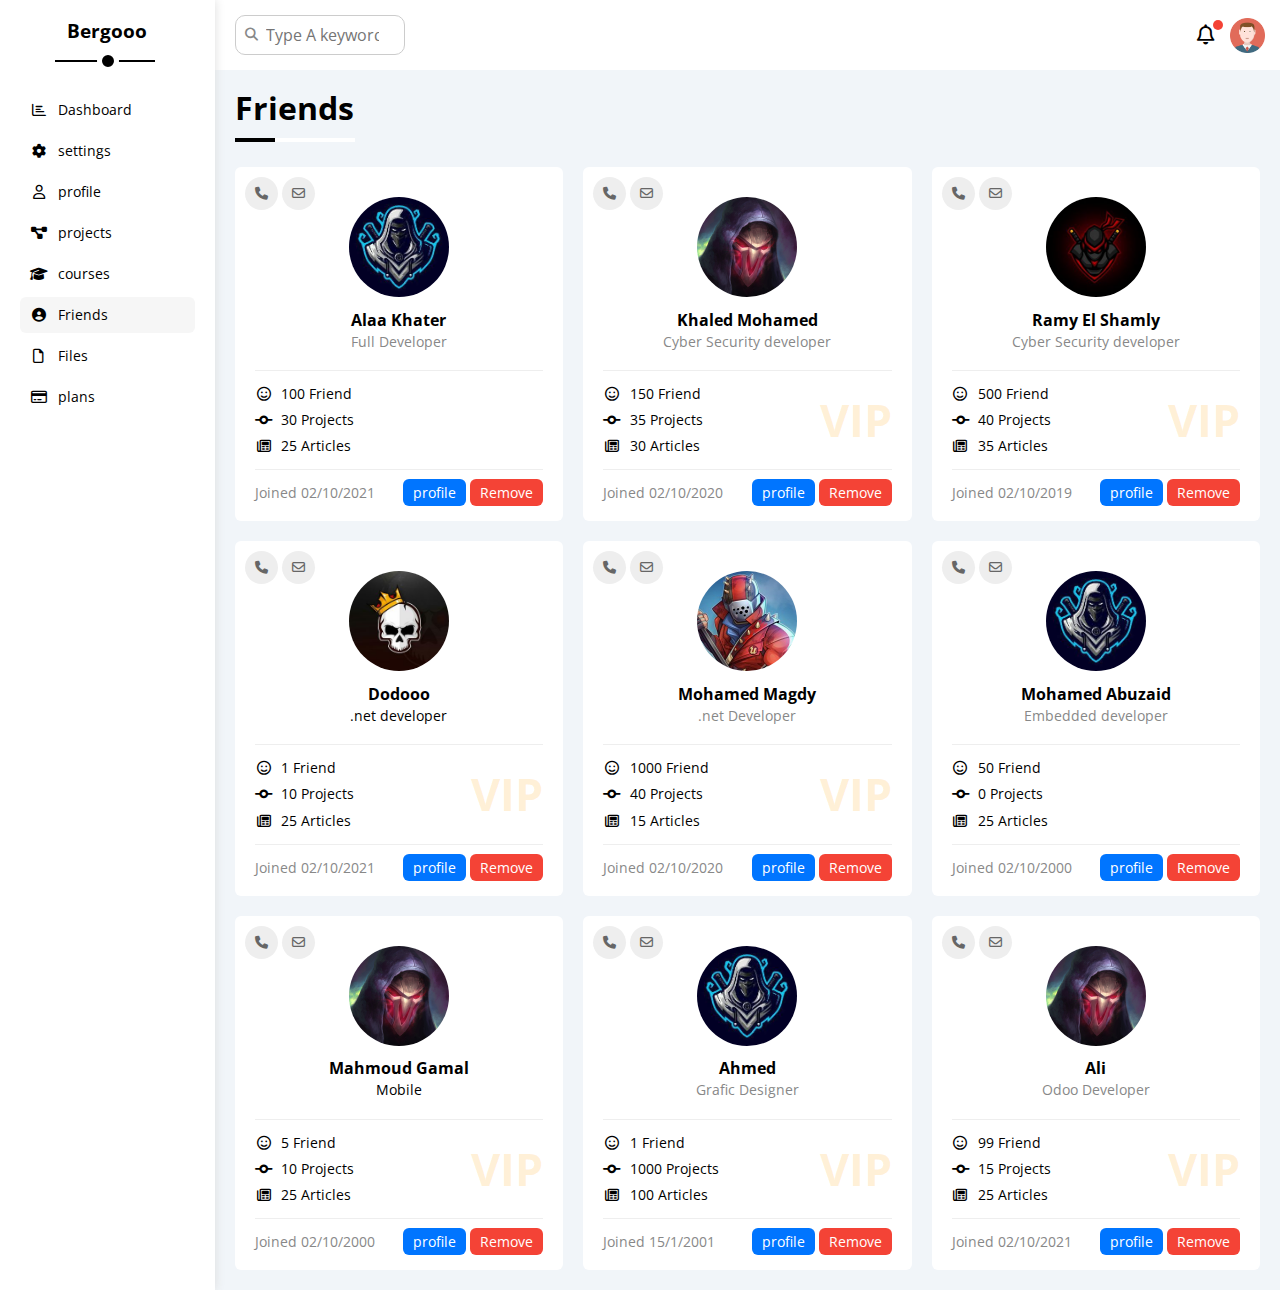
<file: friends.html>
<!DOCTYPE html>
<html lang="en">
    <head>
        <meta charset="UTF-8">
        <meta name="viewport" content="width=device-width, initial-scale=1.0">
        <!-- title template  -->
        <title>Bergooo</title>
        <!-- icons  -->
        <link rel="stylesheet" href="css/all.min.css">
        <!-- normalize all elements  -->
        <link rel="stylesheet" href="css/Normalize.css">
        <!-- framework  -->
        <link rel="stylesheet" href="css/framework.css">
        <!-- link css style  -->
        <link rel="stylesheet" href="css/friends.css">
        <!-- fonts  -->
        <link rel="preconnect" href="https://fonts.googleapis.com" />
        <link rel="preconnect" href="https://fonts.gstatic.com" crossorigin />
        <link href="https://fonts.googleapis.com/css2?family=Open+Sans:wght@300;500&#038;display=swap" rel="stylesheet" />
    </head>
    <body>
        <div class="page d-flex">
            <!-- start sidebar -->
            <div class="sidebar bg-white p-20 p-relative">
                <h3 class="p-relative txt-c mt-0">Bergooo</h3>
                <ul>
                    <li>
                        <a class="d-flex align-center fs-14 c-black rad-6 p-10" href="index.html">
                            <i class="fa-regular fa-chart-bar fa-fw"></i>
                            <span>Dashboard</span>
                        </a>
                    </li>
                    <li>
                        <a class=" d-flex align-center fs-14 c-black rad-6 p-10" href="settings.html">
                            <i class="fa-solid fa-gear fa-fw"></i>
                            <span>settings</span>
                        </a>
                    </li>
                    <li>
                        <a class="d-flex align-center fs-14 c-black rad-6 p-10" href="profile.html">
                            <i class="fa-regular fa-user fa-fw"></i>
                            <span>profile</span>
                        </a>
                    </li>
                    <li>
                        <a class=" d-flex align-center fs-14 c-black rad-6 p-10" href="projects.html">
                            <i class="fa-solid fa-diagram-project fa-fw"></i>
                            <span>projects</span>
                        </a>
                    </li>
                    <li>
                        <a class=" d-flex align-center fs-14 c-black rad-6 p-10" href="courses.html">
                            <i class="fa-solid fa-graduation-cap fa-fw"></i>
                            <span>courses</span>
                        </a>
                    </li>
                    <li>
                        <a class="active d-flex align-center fs-14 c-black rad-6 p-10" href="friends.html">
                            <i class="fa-solid fa-circle-user fa-fw"></i>
                            <span>Friends</span>
                        </a>
                    </li>
                    <li>
                        <a class="d-flex align-center fs-14 c-black rad-6 p-10" href="files.html">
                            <i class="fa-regular fa-file fa-fw"></i>
                            <span>Files</span>
                        </a>
                    </li>
                    <li>
                        <a class="d-flex align-center fs-14 c-black rad-6 p-10" href="plans.html">
                            <i class="fa-regular fa-credit-card fa-fw"></i>
                            <span>plans</span>
                        </a>
                    </li>
                </ul>
            </div>
            <!-- end sidebar -->
            <!-- start content  -->
            <div class="content w-full">
                <!-- start head  -->
                <div class="head bg-white p-15 between-flex">
                    <div class="search p-relative">
                        <input class="p-10" type="search" placeholder="Type A keyword">
                    </div>
                    <div class="icons d-flex align-center">
                        <span class="notification p-relative">
                            <i class="fa-regular fa-bell fa-lg"></i>
                        </span>
                        <img src="images/avatar.png" alt="">
                    </div>
                </div>
                <!-- end head  -->
                <!-- start friends -->
                <h1 class="p-relative">Friends</h1>
                <div class="friends-page d-grid gap-20 m-20">
                    <div class="box bg-white rad-6 p-20 p-relative ">
                        <div class="contact">
                            <i class="fa-solid fa-phone c-grey"></i>
                            <i class="fa-regular fa-envelope c-grey"></i>
                        </div>
                        <div class="title txt-c">
                            <img class="rad-half mt-10 mb-10 w-100 h-100" src="images/friend-02.jpg" alt="">
                            <h4 class="m-0">Alaa Khater</h4>
                            <p class="c-grey fs-14 mt-5 mb-20">Full Developer</p>
                        </div>
                        <div class="icons fs-14 p-relative">
                            <div class="mb-10">
                                <i class="fa-regular fa-face-smile fa-fw"></i>
                                <span>100 Friend</span>
                            </div>
                            <div class="mb-10">
                                <i class="fa-solid fa-code-commit fa-fw"></i>
                                <span>30 Projects</span>
                            </div>
                            <div>
                                <i class="fa-regular fa-newspaper fa-fw"></i>
                                <span>25 Articles</span>
                            </div>
                        </div>
                        <div class="info between-flex fs-14">
                            <span class="c-grey">Joined 02/10/2021</span>
                            <div>
                                <a class="btn-shape c-white bg-blue" href="profile.html">profile</a>
                                <a class="btn-shape c-white bg-red" href="#">Remove</a>
                            </div>
                        </div>
                    </div>
                    <div class="box bg-white rad-6 p-20 p-relative ">
                        <div class="contact">
                            <i class="fa-solid fa-phone c-grey"></i>
                            <i class="fa-regular fa-envelope c-grey"></i>
                        </div>
                        <div class="title txt-c">
                            <img class="rad-half mt-10 mb-10 w-100 h-100" src="images/friend-03.jpg" alt="">
                            <h4 class="m-0">Khaled Mohamed</h4>
                            <p class="c-grey fs-14 mt-5 mb-20">Cyber Security developer</p>
                        </div>
                        <div class="icons fs-14 p-relative">
                            <div class="mb-10">
                                <i class="fa-regular fa-face-smile fa-fw"></i>
                                <span>150 Friend</span>
                            </div>
                            <div class="mb-10">
                                <i class="fa-solid fa-code-commit fa-fw"></i>
                                <span>35 Projects</span>
                            </div>
                            <div>
                                <i class="fa-regular fa-newspaper fa-fw"></i>
                                <span>30 Articles</span>
                            </div>
                            <span class="vip fw-bold c-orange">VIP</span>
                        </div>
                        <div class="info between-flex fs-14">
                            <span class="c-grey">Joined 02/10/2020</span>
                            <div>
                                <a class="btn-shape c-white bg-blue" href="profile.html">profile</a>
                                <a class="btn-shape c-white bg-red" href="#">Remove</a>
                            </div>
                        </div>
                    </div>
                    <div class="box bg-white rad-6 p-20 p-relative ">
                        <div class="contact">
                            <i class="fa-solid fa-phone c-grey"></i>
                            <i class="fa-regular fa-envelope c-grey"></i>
                        </div>
                        <div class="title txt-c">
                            <img class="rad-half mt-10 mb-10 w-100 h-100" src="images/friend-04.jpg" alt="">
                            <h4 class="m-0">Ramy El Shamly </h4>
                            <p class="c-grey fs-14 mt-5 mb-20">Cyber Security developer</p>
                        </div>
                        <div class="icons fs-14 p-relative">
                            <div class="mb-10">
                                <i class="fa-regular fa-face-smile fa-fw"></i>
                                <span>500 Friend</span>
                            </div>
                            <div class="mb-10">
                                <i class="fa-solid fa-code-commit fa-fw"></i>
                                <span>40 Projects</span>
                            </div>
                            <div>
                                <i class="fa-regular fa-newspaper fa-fw"></i>
                                <span>35 Articles</span>
                            </div>
                            <span class="vip fw-bold c-orange">VIP</span>
                        </div>
                        <div class="info between-flex fs-14">
                            <span class="c-grey">Joined 02/10/2019</span>
                            <div>
                                <a class="btn-shape c-white bg-blue" href="profile.html">profile</a>
                                <a class="btn-shape c-white bg-red" href="#">Remove</a>
                            </div>
                        </div>
                    </div>
                    <div class="box bg-white rad-6 p-20 p-relative ">
                        <div class="contact">
                            <i class="fa-solid fa-phone c-grey"></i>
                            <i class="fa-regular fa-envelope c-grey"></i>
                        </div>
                        <div class="title txt-c">
                            <img class="rad-half mt-10 mb-10 w-100 h-100" src="images/friend-05.jpg" alt="">
                            <h4 class="m-0">Dodooo</h4>
                            <p class="c-black fs-14 mt-5 mb-20">.net developer</p>
                        </div>
                        <div class="icons fs-14 p-relative">
                            <div class="mb-10">
                                <i class="fa-regular fa-face-smile fa-fw"></i>
                                <span>1 Friend</span>
                            </div>
                            <div class="mb-10">
                                <i class="fa-solid fa-code-commit fa-fw"></i>
                                <span>10 Projects</span>
                            </div>
                            <div>
                                <i class="fa-regular fa-newspaper fa-fw"></i>
                                <span>25 Articles</span>
                            </div>
                            <span class="vip fw-bold c-orange">VIP</span>
                        </div>
                        <div class="info between-flex fs-14">
                            <span class="c-grey">Joined 02/10/2021</span>
                            <div>
                                <a class="btn-shape c-white bg-blue" href="profile.html">profile</a>
                                <a class="btn-shape c-white bg-red" href="#">Remove</a>
                            </div>
                        </div>
                    </div>
                    <div class="box bg-white rad-6 p-20 p-relative ">
                        <div class="contact">
                            <i class="fa-solid fa-phone c-grey"></i>
                            <i class="fa-regular fa-envelope c-grey"></i>
                        </div>
                        <div class="title txt-c">
                            <img class="rad-half mt-10 mb-10 w-100 h-100" src="images/friend-01.jpg" alt="">
                            <h4 class="m-0">Mohamed Magdy</h4>
                            <p class="c-grey fs-14 mt-5 mb-20">.net Developer</p>
                        </div>
                        <div class="icons fs-14 p-relative">
                            <div class="mb-10">
                                <i class="fa-regular fa-face-smile fa-fw"></i>
                                <span>1000 Friend</span>
                            </div>
                            <div class="mb-10">
                                <i class="fa-solid fa-code-commit fa-fw"></i>
                                <span>40 Projects</span>
                            </div>
                            <div>
                                <i class="fa-regular fa-newspaper fa-fw"></i>
                                <span>15 Articles</span>
                            </div>
                            <span class="vip fw-bold c-orange">VIP</span>
                        </div>
                        <div class="info between-flex fs-14">
                            <span class="c-grey">Joined 02/10/2020</span>
                            <div>
                                <a class="btn-shape c-white bg-blue" href="profile.html">profile</a>
                                <a class="btn-shape c-white bg-red" href="#">Remove</a>
                            </div>
                        </div>
                    </div>
                    <div class="box bg-white rad-6 p-20 p-relative ">
                        <div class="contact">
                            <i class="fa-solid fa-phone c-grey"></i>
                            <i class="fa-regular fa-envelope c-grey"></i>
                        </div>
                        <div class="title txt-c">
                            <img class="rad-half mt-10 mb-10 w-100 h-100" src="images/friend-02.jpg" alt="">
                            <h4 class="m-0"> Mohamed Abuzaid </h4>
                            <p class="c-grey fs-14 mt-5 mb-20">Embedded developer</p>
                        </div>
                        <div class="icons fs-14 p-relative">
                            <div class="mb-10">
                                <i class="fa-regular fa-face-smile fa-fw"></i>
                                <span>50 Friend</span>
                            </div>
                            <div class="mb-10">
                                <i class="fa-solid fa-code-commit fa-fw"></i>
                                <span> 0 Projects</span>
                            </div>
                            <div>
                                <i class="fa-regular fa-newspaper fa-fw"></i>
                                <span>25 Articles</span>
                            </div>
                        </div>
                        <div class="info between-flex fs-14">
                            <span class="c-grey">Joined 02/10/2000</span>
                            <div>
                                <a class="btn-shape c-white bg-blue" href="profile.html">profile</a>
                                <a class="btn-shape c-white bg-red" href="#">Remove</a>
                            </div>
                        </div>
                    </div>
                    <div class="box bg-white rad-6 p-20 p-relative ">
                        <div class="contact">
                            <i class="fa-solid fa-phone c-grey"></i>
                            <i class="fa-regular fa-envelope c-grey"></i>
                        </div>
                        <div class="title txt-c">
                            <img class="rad-half mt-10 mb-10 w-100 h-100" src="images/friend-03.jpg" alt="">
                            <h4 class="m-0">Mahmoud Gamal</h4>
                            <p class="c-black fs-14 mt-5 mb-20">Mobile </p>
                        </div>
                        <div class="icons fs-14 p-relative">
                            <div class="mb-10">
                                <i class="fa-regular fa-face-smile fa-fw"></i>
                                <span>5 Friend</span>
                            </div>
                            <div class="mb-10">
                                <i class="fa-solid fa-code-commit fa-fw"></i>
                                <span>10 Projects</span>
                            </div>
                            <div>
                                <i class="fa-regular fa-newspaper fa-fw"></i>
                                <span>25 Articles</span>
                            </div>
                            <span class="vip fw-bold c-orange">VIP</span>
                        </div>
                        <div class="info between-flex fs-14">
                            <span class="c-grey">Joined 02/10/2000</span>
                            <div>
                                <a class="btn-shape c-white bg-blue" href="profile.html">profile</a>
                                <a class="btn-shape c-white bg-red" href="#">Remove</a>
                            </div>
                        </div>
                    </div>
                    <div class="box bg-white rad-6 p-20 p-relative ">
                        <div class="contact">
                            <i class="fa-solid fa-phone c-grey"></i>
                            <i class="fa-regular fa-envelope c-grey"></i>
                        </div>
                        <div class="title txt-c">
                            <img class="rad-half mt-10 mb-10 w-100 h-100" src="images/friend-02.jpg" alt="">
                            <h4 class="m-0">Ahmed</h4>
                            <p class="c-grey fs-14 mt-5 mb-20">Grafic Designer</p>
                        </div>
                        <div class="icons fs-14 p-relative">
                            <div class="mb-10">
                                <i class="fa-regular fa-face-smile fa-fw"></i>
                                <span>1 Friend</span>
                            </div>
                            <div class="mb-10">
                                <i class="fa-solid fa-code-commit fa-fw"></i>
                                <span>1000 Projects</span>
                            </div>
                            <div>
                                <i class="fa-regular fa-newspaper fa-fw"></i>
                                <span>100 Articles</span>
                            </div>
                            <span class="vip fw-bold c-orange">VIP</span>
                        </div>
                        <div class="info between-flex fs-14">
                            <span class="c-grey">Joined 15/1/2001</span>
                            <div>
                                <a class="btn-shape c-white bg-blue" href="profile.html">profile</a>
                                <a class="btn-shape c-white bg-red" href="#">Remove</a>
                            </div>
                        </div>
                    </div>
                    <div class="box bg-white rad-6 p-20 p-relative ">
                        <div class="contact">
                            <i class="fa-solid fa-phone c-grey"></i>
                            <i class="fa-regular fa-envelope c-grey"></i>
                        </div>
                        <div class="title txt-c">
                            <img class="rad-half mt-10 mb-10 w-100 h-100" src="images/friend-03.jpg" alt="">
                            <h4 class="m-0">Ali</h4>
                            <p class="c-grey fs-14 mt-5 mb-20">Odoo Developer</p>
                        </div>
                        <div class="icons fs-14 p-relative">
                            <div class="mb-10">
                                <i class="fa-regular fa-face-smile fa-fw"></i>
                                <span>99 Friend</span>
                            </div>
                            <div class="mb-10">
                                <i class="fa-solid fa-code-commit fa-fw"></i>
                                <span>15 Projects</span>
                            </div>
                            <div>
                                <i class="fa-regular fa-newspaper fa-fw"></i>
                                <span>25 Articles</span>
                            </div>
                            <span class="vip fw-bold c-orange">VIP</span>
                        </div>
                        <div class="info between-flex fs-14">
                            <span class="c-grey">Joined 02/10/2021</span>
                            <div>
                                <a class="btn-shape c-white bg-blue" href="profile.html">profile</a>
                                <a class="btn-shape c-white bg-red" href="#">Remove</a>
                            </div>
                        </div>
                    </div>
                </div>
                <!-- end friends -->
            </div>   
            <!-- end content -->
        </div>
    </body>
</html>
</file>
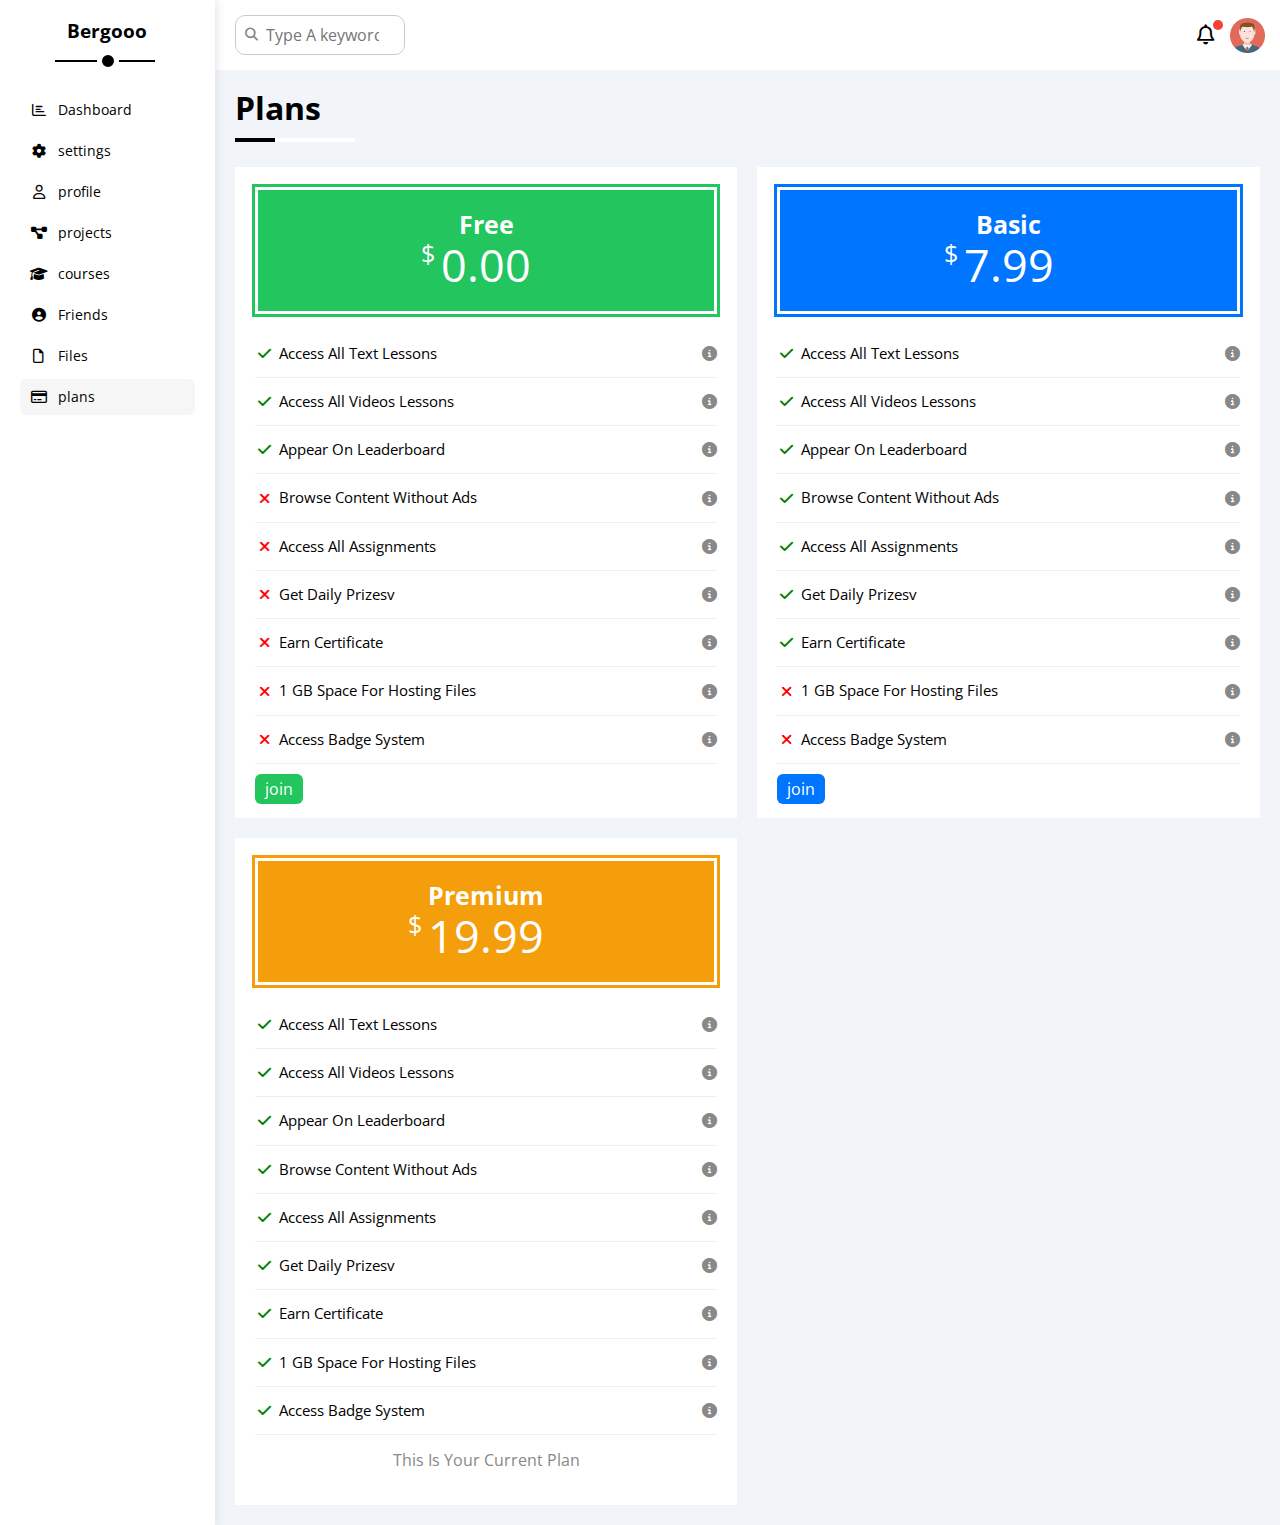
<file: plans.html>
<!DOCTYPE html>
<html lang="en">
    <head>
        <meta charset="UTF-8">
        <meta name="viewport" content="width=device-width, initial-scale=1.0">
        <!-- title template  -->
        <title>Bergooo</title>
        <!-- icons  -->
        <link rel="stylesheet" href="css/all.min.css">
        <!-- normalize all elements  -->
        <link rel="stylesheet" href="css/Normalize.css">
        <!-- framework  -->
        <link rel="stylesheet" href="css/framework.css">
        <!-- link css style  -->
        <link rel="stylesheet" href="css/plans.css">
        <!-- fonts  -->
        <link rel="preconnect" href="https://fonts.googleapis.com" />
        <link rel="preconnect" href="https://fonts.gstatic.com" crossorigin />
        <link href="https://fonts.googleapis.com/css2?family=Open+Sans:wght@300;500&#038;display=swap" rel="stylesheet" />
    </head>
    <body>
        <div class="page d-flex">
            <!-- start sidebar -->
            <div class="sidebar bg-white p-20 p-relative">
                <h3 class="p-relative txt-c mt-0">Bergooo</h3>
                <ul>
                    <li>
                        <a class="d-flex align-center fs-14 c-black rad-6 p-10" href="index.html">
                            <i class="fa-regular fa-chart-bar fa-fw"></i>
                            <span>Dashboard</span>
                        </a>
                    </li>
                    <li>
                        <a class=" d-flex align-center fs-14 c-black rad-6 p-10" href="settings.html">
                            <i class="fa-solid fa-gear fa-fw"></i>
                            <span>settings</span>
                        </a>
                    </li>
                    <li>
                        <a class="d-flex align-center fs-14 c-black rad-6 p-10" href="profile.html">
                            <i class="fa-regular fa-user fa-fw"></i>
                            <span>profile</span>
                        </a>
                    </li>
                    <li>
                        <a class=" d-flex align-center fs-14 c-black rad-6 p-10" href="projects.html">
                            <i class="fa-solid fa-diagram-project fa-fw"></i>
                            <span>projects</span>
                        </a>
                    </li>
                    <li>
                        <a class="d-flex align-center fs-14 c-black rad-6 p-10" href="courses.html">
                            <i class="fa-solid fa-graduation-cap fa-fw"></i>
                            <span>courses</span>
                        </a>
                    </li>
                    <li>
                        <a class="d-flex align-center fs-14 c-black rad-6 p-10" href="friends.html">
                            <i class="fa-solid fa-circle-user fa-fw"></i>
                            <span>Friends</span>
                        </a>
                    </li>
                    <li>
                        <a class="d-flex align-center fs-14 c-black rad-6 p-10" href="files.html">
                            <i class="fa-regular fa-file fa-fw"></i>
                            <span>Files</span>
                        </a>
                    </li>
                    <li>
                        <a class=" active d-flex align-center fs-14 c-black rad-6 p-10" href="plans.html">
                            <i class="fa-regular fa-credit-card fa-fw"></i>
                            <span>plans</span>
                        </a>
                    </li>
                </ul>
            </div>
            <!-- end sidebar -->
            <!-- start content  -->
            <div class="content w-full">
                <!-- start head  -->
                <div class="head bg-white p-15 between-flex">
                    <div class="search p-relative">
                        <input class="p-10" type="search" placeholder="Type A keyword">
                    </div>
                    <div class="icons d-flex align-center">
                        <span class="notification p-relative">
                            <i class="fa-regular fa-bell fa-lg"></i>
                        </span>
                        <img src="images/avatar.png" alt="">
                    </div>
                </div>
                <!-- end head  -->
                <!-- start plans page -->
                <h1 class="p-relative">Plans</h1>
                <div class="plans-page d-grid gap-20 m-20">
                    <div class="box green p-20 bg-white">
                        <div class="head bg-green p-20 txt-c">
                            <h4 class="c-white m-0">Free</h4>
                            <div class="c-white price "><span>$</span>0.00</div>
                        </div>
                        <ul>
                            <li>
                                <i class="fa-solid fa-check fa-fw c-green yes"></i>
                                <span>Access All Text Lessons</span>
                                <i class="fa-solid fa-circle-info c-grey help"></i>
                            </li>
                            <li>
                                <i class="fa-solid fa-check fa-fw c-green yes"></i>
                                <span>Access All Videos Lessons</span>
                                <i class="fa-solid fa-circle-info c-grey help"></i>
                            </li>
                            <li>
                                <i class="fa-solid fa-check fa-fw c-green yes"></i>
                                <span>Appear On Leaderboard</span>
                                <i class="fa-solid fa-circle-info c-grey help"></i>
                            </li>
                            <li>
                                <i class="fa-solid fa-xmark fa-fw c-red no"></i>
                                <span> Browse Content Without Ads</span>
                                <i class="fa-solid fa-circle-info c-grey help"></i>
                            </li>
                            <li>
                                <i class="fa-solid fa-xmark fa-fw c-red no"></i>
                                <span>Access All Assignments</span>
                                <i class="fa-solid fa-circle-info c-grey help"></i>
                            </li>
                            <li>
                                <i class="fa-solid fa-xmark fa-fw c-red no"></i>
                                <span>Get Daily Prizesv</span>
                                <i class="fa-solid fa-circle-info c-grey help"></i>
                            </li>
                            <li>
                                <i class="fa-solid fa-xmark fa-fw c-red no"></i>
                                <span>Earn Certificate</span>
                                <i class="fa-solid fa-circle-info c-grey help"></i>
                            </li>
                            <li>
                                <i class="fa-solid fa-xmark fa-fw c-red no"></i>
                                <span>1 GB Space For Hosting Files</span>
                                <i class="fa-solid fa-circle-info c-grey help"></i>
                            </li>
                            <li>
                                <i class="fa-solid fa-xmark fa-fw c-red no"></i>
                                <span>Access Badge System</span>
                                <i class="fa-solid fa-circle-info c-grey c-grey help"></i>
                            </li>
                        </ul>
                        <a class=" btn bg-green w-fit c-white btn-shape " href="#">join</a>
                    </div>
                    <div class="box blue p-20 bg-white">
                        <div class="head bg-blue p-20 txt-c">
                            <h4 class="c-white m-0">Basic</h4>
                            <div class="c-white price "><span>$</span>7.99</div>
                        </div>
                        <ul>
                            <li>
                                <i class="fa-solid fa-check fa-fw c-green yes"></i>
                                <span>Access All Text Lessons</span>
                                <i class="fa-solid fa-circle-info c-grey help"></i>
                            </li>
                            <li>
                                <i class="fa-solid fa-check fa-fw c-green yes"></i>
                                <span>Access All Videos Lessons</span>
                                <i class="fa-solid fa-circle-info c-grey help"></i>
                            </li>
                            <li>
                                <i class="fa-solid fa-check fa-fw c-green yes"></i>
                                <span>Appear On Leaderboard</span>
                                <i class="fa-solid fa-circle-info c-grey help"></i>
                            </li>
                            <li>
                                <i class="fa-solid fa-check fa-fw c-green yes"></i>
                                <span> Browse Content Without Ads</span>
                                <i class="fa-solid fa-circle-info c-grey help"></i>
                            </li>
                            <li>
                                <i class="fa-solid fa-check fa-fw c-green yes"></i>
                                <span>Access All Assignments</span>
                                <i class="fa-solid fa-circle-info c-grey help"></i>
                            </li>
                            <li>
                                <i class="fa-solid fa-check fa-fw c-green yes"></i>
                                <span>Get Daily Prizesv</span>
                                <i class="fa-solid fa-circle-info c-grey help"></i>
                            </li>
                            <li>
                                <i class="fa-solid fa-check fa-fw c-green yes"></i>
                                <span>Earn Certificate</span>
                                <i class="fa-solid fa-circle-info c-grey help"></i>
                            </li>
                            <li>
                                <i class="fa-solid fa-xmark fa-fw c-red no"></i>
                                <span>1 GB Space For Hosting Files</span>
                                <i class="fa-solid fa-circle-info c-grey help"></i>
                            </li>
                            <li>
                                <i class="fa-solid fa-xmark fa-fw c-red no"></i>
                                <span>Access Badge System</span>
                                <i class="fa-solid fa-circle-info c-grey c-grey help"></i>
                            </li>
                        </ul>
                        <a class=" btn bg-blue w-fit c-white btn-shape " href="#">join</a>
                    </div>
                    <div class="box orange p-20 bg-white">
                        <div class="head bg-orange p-20 txt-c">
                            <h4 class="c-white m-0">Premium</h4>
                            <div class="c-white price "><span>$</span>19.99</div>
                        </div>
                        <ul>
                            <li>
                                <i class="fa-solid fa-check fa-fw c-green yes"></i>
                                <span>Access All Text Lessons</span>
                                <i class="fa-solid fa-circle-info c-grey help"></i>
                            </li>
                            <li>
                                <i class="fa-solid fa-check fa-fw c-green yes"></i>
                                <span>Access All Videos Lessons</span>
                                <i class="fa-solid fa-circle-info c-grey help"></i>
                            </li>
                            <li>
                                <i class="fa-solid fa-check fa-fw c-green yes"></i>
                                <span>Appear On Leaderboard</span>
                                <i class="fa-solid fa-circle-info c-grey help"></i>
                            </li>
                            <li>
                                <i class="fa-solid fa-check fa-fw c-green yes"></i>
                                <span> Browse Content Without Ads</span>
                                <i class="fa-solid fa-circle-info c-grey help"></i>
                            </li>
                            <li>
                                <i class="fa-solid fa-check fa-fw c-green yes"></i>
                                <span>Access All Assignments</span>
                                <i class="fa-solid fa-circle-info c-grey help"></i>
                            </li>
                            <li>
                                <i class="fa-solid fa-check fa-fw c-green y"></i>
                                <span>Get Daily Prizesv</span>
                                <i class="fa-solid fa-circle-info c-grey help"></i>
                            </li>
                            <li>
                                <i class="fa-solid fa-check fa-fw c-green yes"></i>
                                <span>Earn Certificate</span>
                                <i class="fa-solid fa-circle-info c-grey help"></i>
                            </li>
                            <li>
                                <i class="fa-solid fa-check fa-fw c-green yes"></i>
                                <span>1 GB Space For Hosting Files</span>
                                <i class="fa-solid fa-circle-info c-grey help"></i>
                            </li>
                            <li>
                                <i class="fa-solid fa-check fa-fw c-green yes"></i>
                                <span>Access Badge System</span>
                                <i class="fa-solid fa-circle-info c-grey c-grey help"></i>
                            </li>
                        </ul>
                        <p class="c-grey txt-c">This Is Your Current Plan</p>
                    </div>
                </div>
                <!-- end plans page -->
            </div>   
            <!-- end content -->
        </div>
    </body>
</html>
</file>
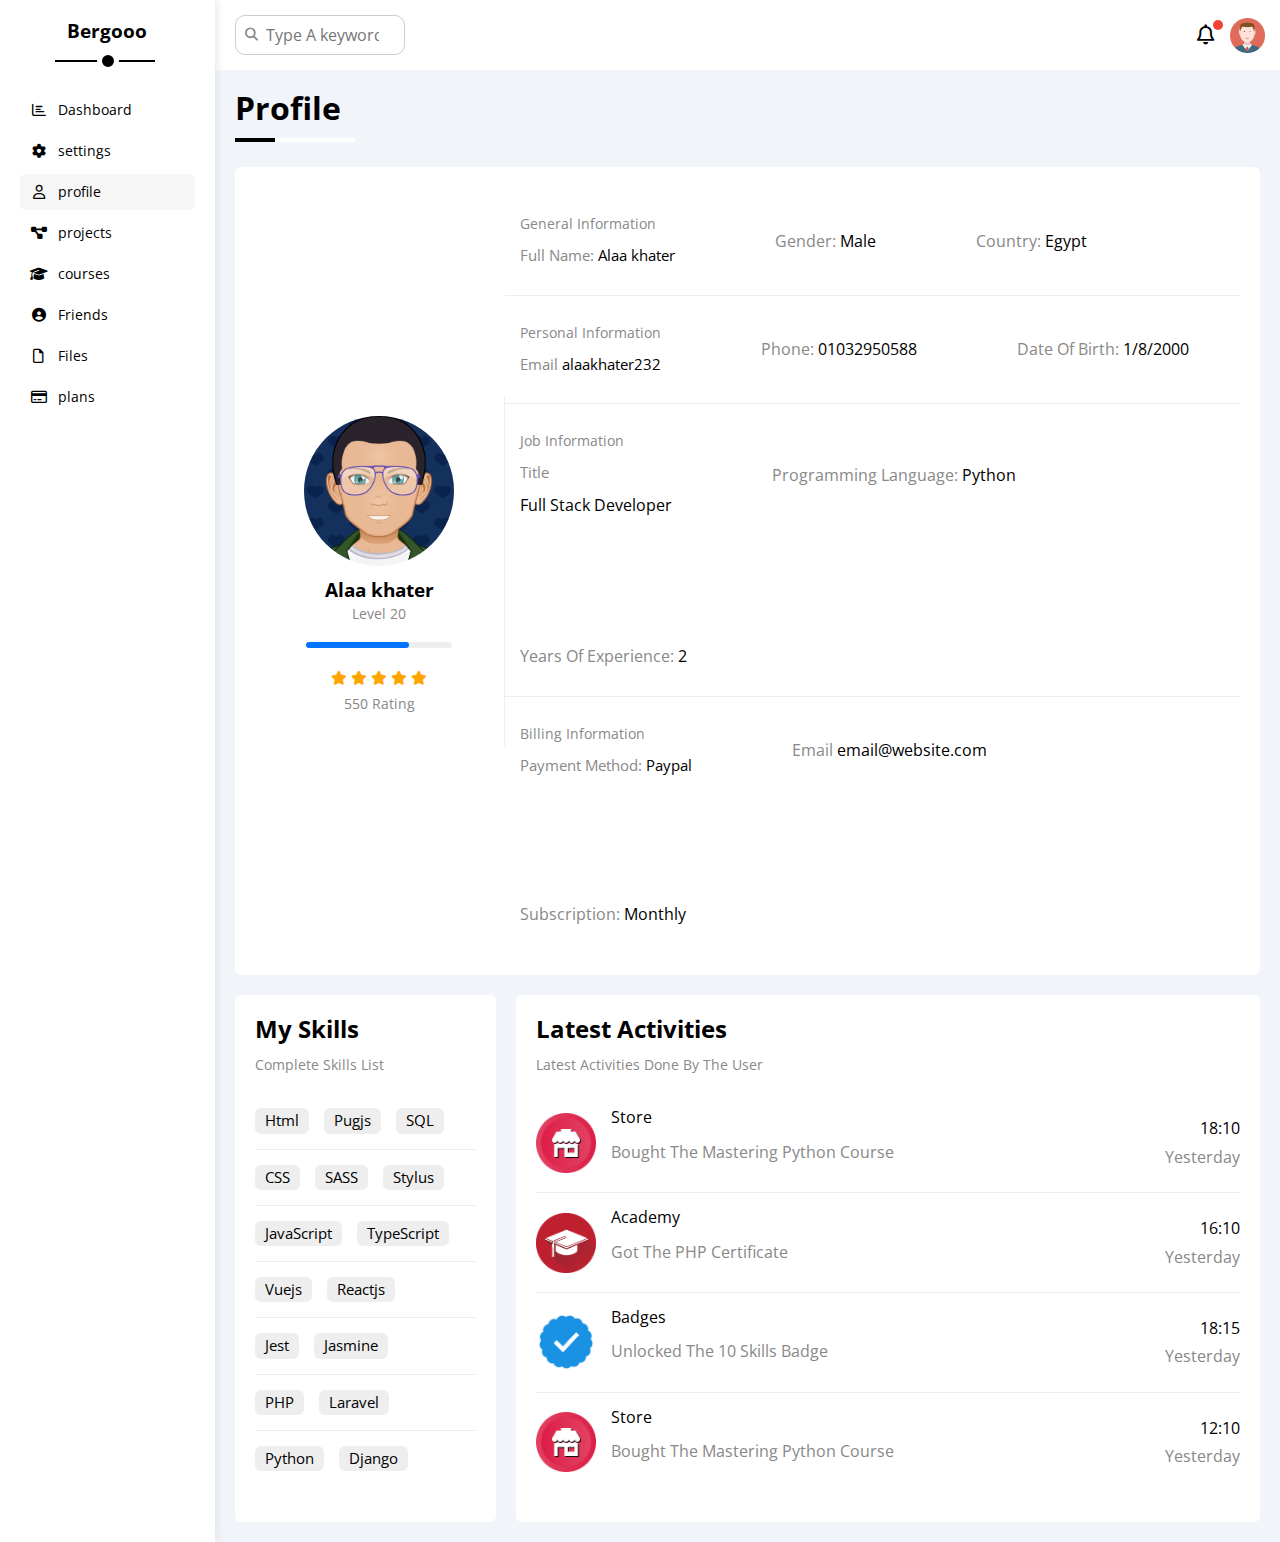
<file: profile.html>
<!DOCTYPE html>
<html lang="en">
    <head>
        <meta charset="UTF-8">
        <meta name="viewport" content="width=device-width, initial-scale=1.0">
        <!-- title template  -->
        <title>Bergooo</title>
        <!-- icons  -->
        <link rel="stylesheet" href="css/all.min.css">
        <!-- normalize all elements  -->
        <link rel="stylesheet" href="css/Normalize.css">
        <!-- framework  -->
        <link rel="stylesheet" href="css/framework.css">
        <!-- link css style  -->
        <link rel="stylesheet" href="css/profile.css">
        <!-- fonts  -->
        <link rel="preconnect" href="https://fonts.googleapis.com" />
        <link rel="preconnect" href="https://fonts.gstatic.com" crossorigin />
        <link href="https://fonts.googleapis.com/css2?family=Open+Sans:wght@300;500&#038;display=swap" rel="stylesheet" />
    </head>
    <body>
        <div class="page d-flex">
            <!-- start sidebar -->
            <div class="sidebar bg-white p-20 p-relative">
                <h3 class="p-relative txt-c mt-0">Bergooo</h3>
                <ul>
                    <li>
                        <a class="d-flex align-center fs-14 c-black rad-6 p-10" href="index.html">
                            <i class="fa-regular fa-chart-bar fa-fw"></i>
                            <span>Dashboard</span>
                        </a>
                    </li>
                    <li>
                        <a class="d-flex align-center fs-14 c-black rad-6 p-10" href="settings.html">
                            <i class="fa-solid fa-gear fa-fw"></i>
                            <span>settings</span>
                        </a>
                    </li>
                    <li>
                        <a class="active d-flex align-center fs-14 c-black rad-6 p-10" href="profile.html">
                            <i class="fa-regular fa-user fa-fw"></i>
                            <span>profile</span>
                        </a>
                    </li>
                    <li>
                        <a class="d-flex align-center fs-14 c-black rad-6 p-10" href="projects.html">
                            <i class="fa-solid fa-diagram-project fa-fw"></i>
                            <span>projects</span>
                        </a>
                    </li>
                    <li>
                        <a class="d-flex align-center fs-14 c-black rad-6 p-10" href="courses.html">
                            <i class="fa-solid fa-graduation-cap fa-fw"></i>
                            <span>courses</span>
                        </a>
                    </li>
                    <li>
                        <a class="d-flex align-center fs-14 c-black rad-6 p-10" href="friends.html">
                            <i class="fa-solid fa-circle-user fa-fw"></i>
                            <span>Friends</span>
                        </a>
                    </li>
                    <li>
                        <a class="d-flex align-center fs-14 c-black rad-6 p-10" href="files.html">
                            <i class="fa-regular fa-file fa-fw"></i>
                            <span>Files</span>
                        </a>
                    </li>
                    <li>
                        <a class="d-flex align-center fs-14 c-black rad-6 p-10" href="plans.html">
                            <i class="fa-regular fa-credit-card fa-fw"></i>
                            <span>plans</span>
                        </a>
                    </li>
                </ul>
            </div>
            <!-- end sidebar -->
            <!-- start content  -->
            <div class="content w-full">
                <!-- start head  -->
                <div class="head bg-white p-15 between-flex">
                    <div class="search p-relative">
                        <input class="p-10" type="search" placeholder="Type A keyword">
                    </div>
                    <div class="icons d-flex align-center">
                        <span class="notification p-relative">
                            <i class="fa-regular fa-bell fa-lg"></i>
                        </span>
                        <img src="images/avatar.png" alt="">
                    </div>
                </div>
                <!-- end head  -->
                <!-- start profile -->
                <h1 class="p-relative">Profile</h1>
                <div class="profile m-20">
                    <div class="my-info d-flex align-center bg-white rad-6 p-20 w-full txt-c-mobile">
                        <div class="left p-20 txt-c">
                            <img class="mb-10" src="images/alaa.png">
                            <h3 class="mb-5 mt-0"> Alaa khater</h3>
                            <span class="c-grey fs-14 mb-20 d-block">Level 20</span>
                            <div class="level bg-eee rad-6 p-relative">
                                <span style="width: 70%;"></span>
                            </div>
                            <div class="stars mt-0 mb-10">
                                <i class="fa-solid fa-star c-orange fs-14"></i>
                                <i class="fa-solid fa-star c-orange fs-14"></i>
                                <i class="fa-solid fa-star c-orange fs-14"></i>
                                <i class="fa-solid fa-star c-orange fs-14"></i>
                                <i class="fa-solid fa-star c-orange fs-14"></i>
                                <p class="mt-10 c-grey fs-14">550 Rating</p>
                            </div>
                        </div>
                        <div class="right">
                            <div class="row d-flex align-center gap-100  p-15">
                                <div>
                                    <p class="mb-5 c-grey fs-14">General Information</p>
                                    <p class="c-grey mb-15 fs-15">Full Name: <span class="c-black">Alaa khater</span></p>
                                </div>
                                <div>
                                    <p class="c-grey">Gender: <span class="c-black">Male</span></p>
                                </div>
                                <div>
                                    <p class="c-grey">Country: <span class="c-black">Egypt</span></p>
                                </div>
                            </div>
                            <div class="row d-flex align-center gap-100 p-15">
                                <div>
                                    <p class="mb-5 c-grey fs-14">Personal Information</p>
                                    <p class="c-grey mb-15 fs-15">Email <span class="c-black">alaakhater232</span></p>
                                </div>
                                <div>
                                    <p class="c-grey">Phone: <span class="c-black">01032950588</span></p>
                                </div>
                                <div>
                                    <p class="c-grey">Date Of Birth: <span class="c-black">1/8/2000</span></p>
                                </div>
                            </div>
                            <div class="row d-flex align-center gap-100 p-15">
                                <div>
                                    <p class="mb-5 c-grey fs-14">Job Information</p>
                                    <p class="c-grey mb-15 fs-15">Title</p> <span class="c-black"> Full Stack Developer</span></p>
                                </div>
                                <div>
                                    <p class="c-grey">Programming Language: <span class="c-black">Python</span></p>
                                </div>
                                <div>
                                    <p class="c-grey">Years Of Experience: <span class="c-black">2</span></p>
                                </div>
                            </div>
                            <div class="row d-flex align-center gap-100 p-15">
                                <div>
                                    <p class="mb-5 c-grey fs-14">Billing Information</p>
                                    <p class="c-grey mb-15 fs-15">Payment Method: <span class="c-black">Paypal</span></p>
                                </div>
                                <div>
                                    <p class="c-grey">Email <span class="c-black">email@website.com</span></p>
                                </div>
                                <div>
                                    <p class="c-grey">Subscription: <span class="c-black">Monthly</span></p>
                                </div>
                            </div>
                        </div>
                    </div>
                    <!-- start other-data  -->
                    <div class="other-data d-flex gap-20">
                        <div class="skills bg-white p-20 rad-6 mt-20">
                            <h2 class="mt-0 mb-15">My Skills</h2>
                            <p class="c-grey fs-14 mt-0 mb-20">Complete Skills List</p>
                            <ul>
                                <li class="d-flex pt-15 pb-15">
                                    <span class="c-black bg-eee btn-shape mr-15 fs-15">Html</span>
                                    <span class="c-black bg-eee btn-shape mr-15 fs-15">Pugjs</span>
                                    <span class="c-black bg-eee btn-shape mr-15 fs-15">SQL</span>
                                </li>
                                <li class="d-flex pt-15 pb-15">
                                    <span class="c-black bg-eee btn-shape mr-15 fs-15">CSS</span>
                                    <span class="c-black bg-eee btn-shape mr-15 fs-15">SASS</span>
                                    <span class="c-black bg-eee btn-shape mr-15 fs-15">Stylus</span>
                                </li>
                                <li class="d-flex pt-15 pb-15">
                                    <span class="c-black bg-eee btn-shape mr-15 fs-15">JavaScript</span>
                                    <span class="c-black bg-eee btn-shape mr-15 fs-15">TypeScript</span>                                </li>
                                <li class="d-flex pt-15 pb-15">
                                    <span class="c-black bg-eee btn-shape mr-15 fs-15">Vuejs</span>
                                    <span class="c-black bg-eee btn-shape mr-15 fs-15">Reactjs</span>                                </li>
                                <li class="d-flex pt-15 pb-15">
                                    <span class="c-black bg-eee btn-shape mr-15 fs-15">Jest</span>
                                    <span class="c-black bg-eee btn-shape mr-15 fs-15">Jasmine</span>                                </li>
                                <li class="d-flex pt-15 pb-15">
                                    <span class="c-black bg-eee btn-shape mr-15 fs-15">PHP</span>
                                    <span class="c-black bg-eee btn-shape mr-15 fs-15">Laravel</span>                                </li>
                                <li class="d-flex pt-15 pb-15">
                                    <span class="c-black bg-eee btn-shape mr-15 fs-15">Python</span>
                                    <span class="c-black bg-eee btn-shape mr-15 fs-15">Django</span>                                </li>
                            </ul>
                        </div>
                        <div class="last-activities bg-white p-20 rad-6 mt-20">
                            <h2 class="mt-0 mb-15">Latest Activities</h2>
                            <p class="c-grey fs-14 mt-0 mb-20">Latest Activities Done By The User</p>
                            <div class="row d-flex space-between align-center pt-15 pb-15">
                                <div class="d-flex align-center">
                                    <img class="mr-15" src="images/activity-01.png" alt="">
                                    <div class="info">
                                        <span class="mt-0 mb-10 d-block">Store</span>
                                        <p class="c-grey">Bought The Mastering Python Course</p>
                                    </div>
                                </div>
                                <div class="date">
                                    <span class="mt-0 mb-10 d-block">18:10</span>
                                    <span class="c-grey">Yesterday</span>
                                </div>
                            </div>
                            <div class="row d-flex space-between align-center pt-15 pb-15">
                                <div class="d-flex align-center">
                                    <img class="mr-15" src="images/activity-02.png" alt="">
                                    <div class="info">
                                        <span class="mt-0 mb-10 d-block">Academy</span>
                                        <p class="c-grey">Got The PHP Certificate</p>
                                    </div>
                                </div>
                                <div class="date">
                                    <span class="mt-0 mb-10 d-block">16:10</span>
                                    <span class="c-grey">Yesterday</span>
                                </div>
                            </div>
                            <div class="row d-flex space-between align-center pt-15 pb-15">
                                <div class="d-flex align-center">
                                    <img class="mr-15" src="images/activity-03.png" alt="">
                                    <div class="info">
                                        <span class="mt-0 mb-10 d-block">Badges</span>
                                        <p class="c-grey">Unlocked The 10 Skills Badge</p>
                                    </div>
                                </div>
                                <div class="date">
                                    <span class="mt-0 mb-10 d-block">18:15</span>
                                    <span class="c-grey">Yesterday</span>
                                </div>
                            </div>
                            <div class="row d-flex space-between align-center pt-15 pb-15">
                                <div class="d-flex align-center">
                                    <img class="mr-15" src="images/activity-01.png" alt="">
                                    <div class="info">
                                        <span class="mt-0 mb-10 d-block">Store</span>
                                        <p class="c-grey">Bought The Mastering Python Course</p>
                                    </div>
                                </div>
                                <div class="date">
                                    <span class="mt-0 mb-10 d-block">12:10</span>
                                    <span class="c-grey">Yesterday</span>
                                </div>
                            </div>
                        </div>
                    </div>
                    <!-- end other-data  -->
                </div>
                <!-- end profile  -->
            </div>   
            <!-- end content -->
        </div>
    </body>
</html>
</file>
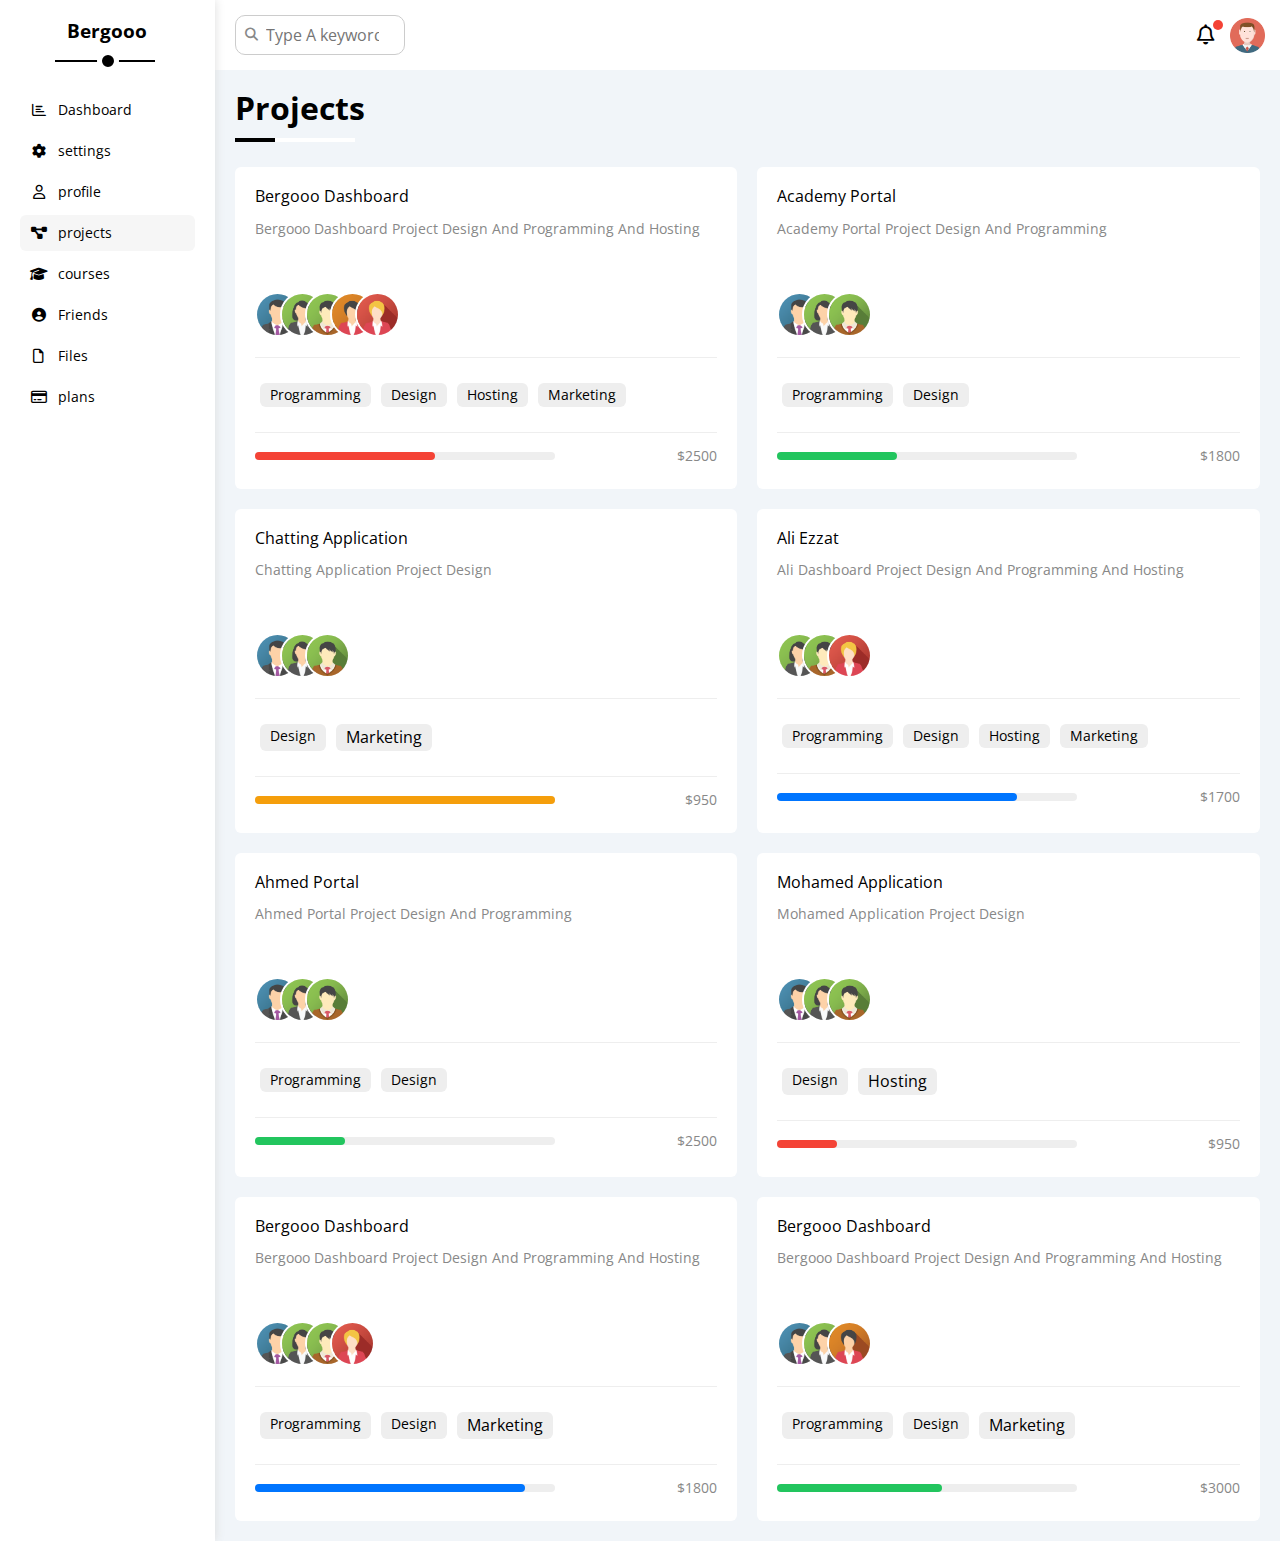
<file: projects.html>
<!DOCTYPE html>
<html lang="en">
    <head>
        <meta charset="UTF-8">
        <meta name="viewport" content="width=device-width, initial-scale=1.0">
        <!-- title template  -->
        <title>Bergooo</title>
        <!-- icons  -->
        <link rel="stylesheet" href="css/all.min.css">
        <!-- normalize all elements  -->
        <link rel="stylesheet" href="css/Normalize.css">
        <!-- framework  -->
        <link rel="stylesheet" href="css/framework.css">
        <!-- link css style  -->
        <link rel="stylesheet" href="css/projects.css">
        <!-- fonts  -->
        <link rel="preconnect" href="https://fonts.googleapis.com" />
        <link rel="preconnect" href="https://fonts.gstatic.com" crossorigin />
        <link href="https://fonts.googleapis.com/css2?family=Open+Sans:wght@300;500&#038;display=swap" rel="stylesheet" />
    </head>
    <body>
        <div class="page d-flex">
            <!-- start sidebar -->
            <div class="sidebar bg-white p-20 p-relative">
                <h3 class="p-relative txt-c mt-0">Bergooo</h3>
                <ul>
                    <li>
                        <a class="d-flex align-center fs-14 c-black rad-6 p-10" href="index.html">
                            <i class="fa-regular fa-chart-bar fa-fw"></i>
                            <span>Dashboard</span>
                        </a>
                    </li>
                    <li>
                        <a class=" d-flex align-center fs-14 c-black rad-6 p-10" href="settings.html">
                            <i class="fa-solid fa-gear fa-fw"></i>
                            <span>settings</span>
                        </a>
                    </li>
                    <li>
                        <a class="d-flex align-center fs-14 c-black rad-6 p-10" href="profile.html">
                            <i class="fa-regular fa-user fa-fw"></i>
                            <span>profile</span>
                        </a>
                    </li>
                    <li>
                        <a class="active d-flex align-center fs-14 c-black rad-6 p-10" href="projects.html">
                            <i class="fa-solid fa-diagram-project fa-fw"></i>
                            <span>projects</span>
                        </a>
                    </li>
                    <li>
                        <a class="d-flex align-center fs-14 c-black rad-6 p-10" href="courses.html">
                            <i class="fa-solid fa-graduation-cap fa-fw"></i>
                            <span>courses</span>
                        </a>
                    </li>
                    <li>
                        <a class="d-flex align-center fs-14 c-black rad-6 p-10" href="friends.html">
                            <i class="fa-solid fa-circle-user fa-fw"></i>
                            <span>Friends</span>
                        </a>
                    </li>
                    <li>
                        <a class="d-flex align-center fs-14 c-black rad-6 p-10" href="files.html">
                            <i class="fa-regular fa-file fa-fw"></i>
                            <span>Files</span>
                        </a>
                    </li>
                    <li>
                        <a class="d-flex align-center fs-14 c-black rad-6 p-10" href="plans.html">
                            <i class="fa-regular fa-credit-card fa-fw"></i>
                            <span>plans</span>
                        </a>
                    </li>
                </ul>
            </div>
            <!-- end sidebar -->
            <!-- start content  -->
            <div class="content w-full">
                <!-- start head  -->
                <div class="head bg-white p-15 between-flex">
                    <div class="search p-relative">
                        <input class="p-10" type="search" placeholder="Type A keyword">
                    </div>
                    <div class="icons d-flex align-center">
                        <span class="notification p-relative">
                            <i class="fa-regular fa-bell fa-lg"></i>
                        </span>
                        <img src="images/avatar.png" alt="">
                    </div>
                </div>
                <!-- end head  -->
                <!-- start projects -->
                <h1 class="p-relative">Projects</h1>
                <div class="projects-page d-grid gap-20 m-20 ">
                    <div class="box bg-white p-20 rad-6 p-relative">
                        <p class="mt-0 mb-15">Bergooo Dashboard</p>
                        <p class="mt-0 mb-20 c-grey fs-14">Bergooo Dashboard Project Design And Programming And Hosting</p>
                        <div class="avatars mt-20 p-relative">
                            <img src="images/team-01.png" alt="">
                            <img src="images/team-02.png" alt="">
                            <img src="images/team-03.png" alt="">
                            <img src="images/team-04.png" alt="">
                            <img src="images/team-05.png" alt="">
                        </div>
                        <div class="details d-flex mt-20 ">
                            <span class="btn-shape bg-eee m-5 fs-14">Programming</span>
                            <span class="btn-shape bg-eee m-5 fs-14">Design</span>
                            <span class="btn-shape bg-eee m-5 fs-14">Hosting</span>
                            <span class="btn-shape bg-eee m-5 fs-14">Marketing</span>
                        </div>
                        <div class="line between-flex mt-15 mb-5">
                            <div class=" progress bg-eee rad-6 p-relative">
                                <span class="r" style="width: 60%;"></span>
                            </div>
                            <span class="c-grey fs-14">$2500</span>
                        </div>
                    </div>
                    <div class="box bg-white p-20 rad-6 p-relative">
                        <p class="mt-0 mb-15">Academy Portal</p>
                        <p class="mt-0 mb-20 c-grey fs-14">Academy Portal Project Design And Programming</p>
                        <div class="avatars mt-20 p-relative">
                            <img src="images/team-01.png" alt="">
                            <img src="images/team-02.png" alt="">
                            <img src="images/team-03.png" alt="">
                        </div>
                        <div class="details d-flex mt-20 ">
                            <span class="btn-shape bg-eee m-5 fs-14">Programming</span>
                            <span class="btn-shape bg-eee m-5 fs-14">Design</span>
                        </div>
                        <div class="line between-flex mt-15 mb-5">
                            <div class=" progress bg-eee rad-6 p-relative">
                                <span class="g" style="width: 40%;"></span>
                            </div>
                            <span class="c-grey fs-14">$1800</span>
                        </div>
                    </div>
                    <div class="box bg-white p-20 rad-6 p-relative">
                        <p class="mt-0 mb-15">Chatting Application</p>
                        <p class="mt-0 mb-20 c-grey fs-14">Chatting Application Project Design</p>
                        <div class="avatars mt-20 p-relative">
                            <img src="images/team-01.png" alt="">
                            <img src="images/team-02.png" alt="">
                            <img src="images/team-03.png" alt="">
                        </div>
                        <div class="details d-flex mt-20 ">
                            <span class="btn-shape bg-eee m-5 fs-14">Design</span>
                            <span class="btn-shape bg-eee m-5">Marketing</span>
                        </div>
                        <div class="line between-flex mt-15 mb-5">
                            <div class=" progress bg-eee rad-6 p-relative">
                                <span class="o" style="width: 100%;"></span>
                            </div>
                            <span class="c-grey fs-14">$950</span>
                        </div>
                    </div>
                    <div class="box bg-white p-20 rad-6 p-relative">
                        <p class="mt-0 mb-15">Ali Ezzat </p>
                        <p class="mt-0 mb-20 c-grey fs-14">Ali Dashboard Project Design And Programming And Hosting</p>
                        <div class="avatars mt-20 p-relative">
                            <img src="images/team-02.png" alt="">
                            <img src="images/team-03.png" alt="">
                            <img src="images/team-05.png" alt="">
                        </div>
                        <div class="details d-flex mt-20 ">
                            <span class="btn-shape bg-eee m-5 fs-14">Programming</span>
                            <span class="btn-shape bg-eee m-5 fs-14">Design</span>
                            <span class="btn-shape bg-eee m-5 fs-14">Hosting</span>
                            <span class="btn-shape bg-eee m-5 fs-14">Marketing</span>
                        </div>
                        <div class="line between-flex mt-15 mb-5">
                            <div class=" progress bg-eee rad-6 p-relative">
                                <span class="b" style="width: 80%;"></span>
                            </div>
                            <span class="c-grey fs-14">$1700</span>
                        </div>
                    </div>
                    <div class="box bg-white p-20 rad-6 p-relative">
                        <p class="mt-0 mb-15">Ahmed Portal</p>
                        <p class="mt-0 mb-20 c-grey fs-14">Ahmed Portal Project Design And Programming</p>
                        <div class="avatars mt-20 p-relative">
                            <img src="images/team-01.png" alt="">
                            <img src="images/team-02.png" alt="">
                            <img src="images/team-03.png" alt="">
                        </div>
                        <div class="details d-flex mt-20 ">
                            <span class="btn-shape bg-eee m-5 fs-14">Programming</span>
                            <span class="btn-shape bg-eee m-5 fs-14">Design</span>
                        </div>
                        <div class="line between-flex mt-15 mb-5">
                            <div class=" progress bg-eee rad-6 p-relative">
                                <span class="g" style="width: 30%;"></span>
                            </div>
                            <span class="c-grey fs-14">$2500</span>
                        </div>
                    </div>
                    <div class="box bg-white p-20 rad-6 p-relative">
                        <p class="mt-0 mb-15">Mohamed Application</p>
                        <p class="mt-0 mb-20 c-grey fs-14">Mohamed Application Project Design</p>
                        <div class="avatars mt-20 p-relative">
                            <img src="images/team-01.png" alt="">
                            <img src="images/team-02.png" alt="">
                            <img src="images/team-03.png" alt="">
                        </div>
                        <div class="details d-flex mt-20 ">
                            <span class="btn-shape bg-eee m-5 fs-14">Design</span>
                            <span class="btn-shape bg-eee m-5">Hosting</span>
                        </div>
                        <div class="line between-flex mt-15 mb-5">
                            <div class=" progress bg-eee rad-6 p-relative">
                                <span class="r" style="width: 20%;"></span>
                            </div>
                            <span class="c-grey fs-14">$950</span>
                        </div>
                    </div>
                    <div class="box bg-white p-20 rad-6 p-relative">
                        <p class="mt-0 mb-15">Bergooo Dashboard</p>
                        <p class="mt-0 mb-20 c-grey fs-14">Bergooo Dashboard Project Design And Programming And Hosting</p>
                        <div class="avatars mt-20 p-relative">
                            <img src="images/team-01.png" alt="">
                            <img src="images/team-02.png" alt="">
                            <img src="images/team-03.png" alt="">
                            <img src="images/team-05.png" alt="">
                        </div>
                        <div class="details d-flex mt-20 ">
                            <span class="btn-shape bg-eee m-5 fs-14">Programming</span>
                            <span class="btn-shape bg-eee m-5 fs-14">Design</span>
                            <span class="btn-shape bg-eee m-5">Marketing</span>
                        </div>
                        <div class="line between-flex mt-15 mb-5">
                            <div class=" progress bg-eee rad-6 p-relative">
                                <span class="b" style="width: 90%;"></span>
                            </div>
                            <span class="c-grey fs-14">$1800</span>
                        </div>
                    </div>
                    <div class="box bg-white p-20 rad-6 p-relative">
                        <p class="mt-0 mb-15">Bergooo Dashboard</p>
                        <p class="mt-0 mb-20 c-grey fs-14">Bergooo Dashboard Project Design And Programming And Hosting</p>
                        <div class="avatars mt-20 p-relative">
                            <img src="images/team-01.png" alt="">
                            <img src="images/team-02.png" alt="">
                            <img src="images/team-04.png" alt="">
                        </div>
                        <div class="details d-flex mt-20 ">
                            <span class="btn-shape bg-eee m-5 fs-14">Programming</span>
                            <span class="btn-shape bg-eee m-5 fs-14">Design</span>
                            <span class="btn-shape bg-eee m-5">Marketing</span>
                        </div>
                        <div class="line between-flex mt-15 mb-5">
                            <div class=" progress bg-eee rad-6 p-relative">
                                <span class="g" style="width: 55%;"></span>
                            </div>
                            <span class="c-grey fs-14">$3000</span>
                        </div>
                    </div>
                </div>
                <!-- end projects -->
            </div>   
            <!-- end content -->
        </div>
    </body>
</html>
</file>
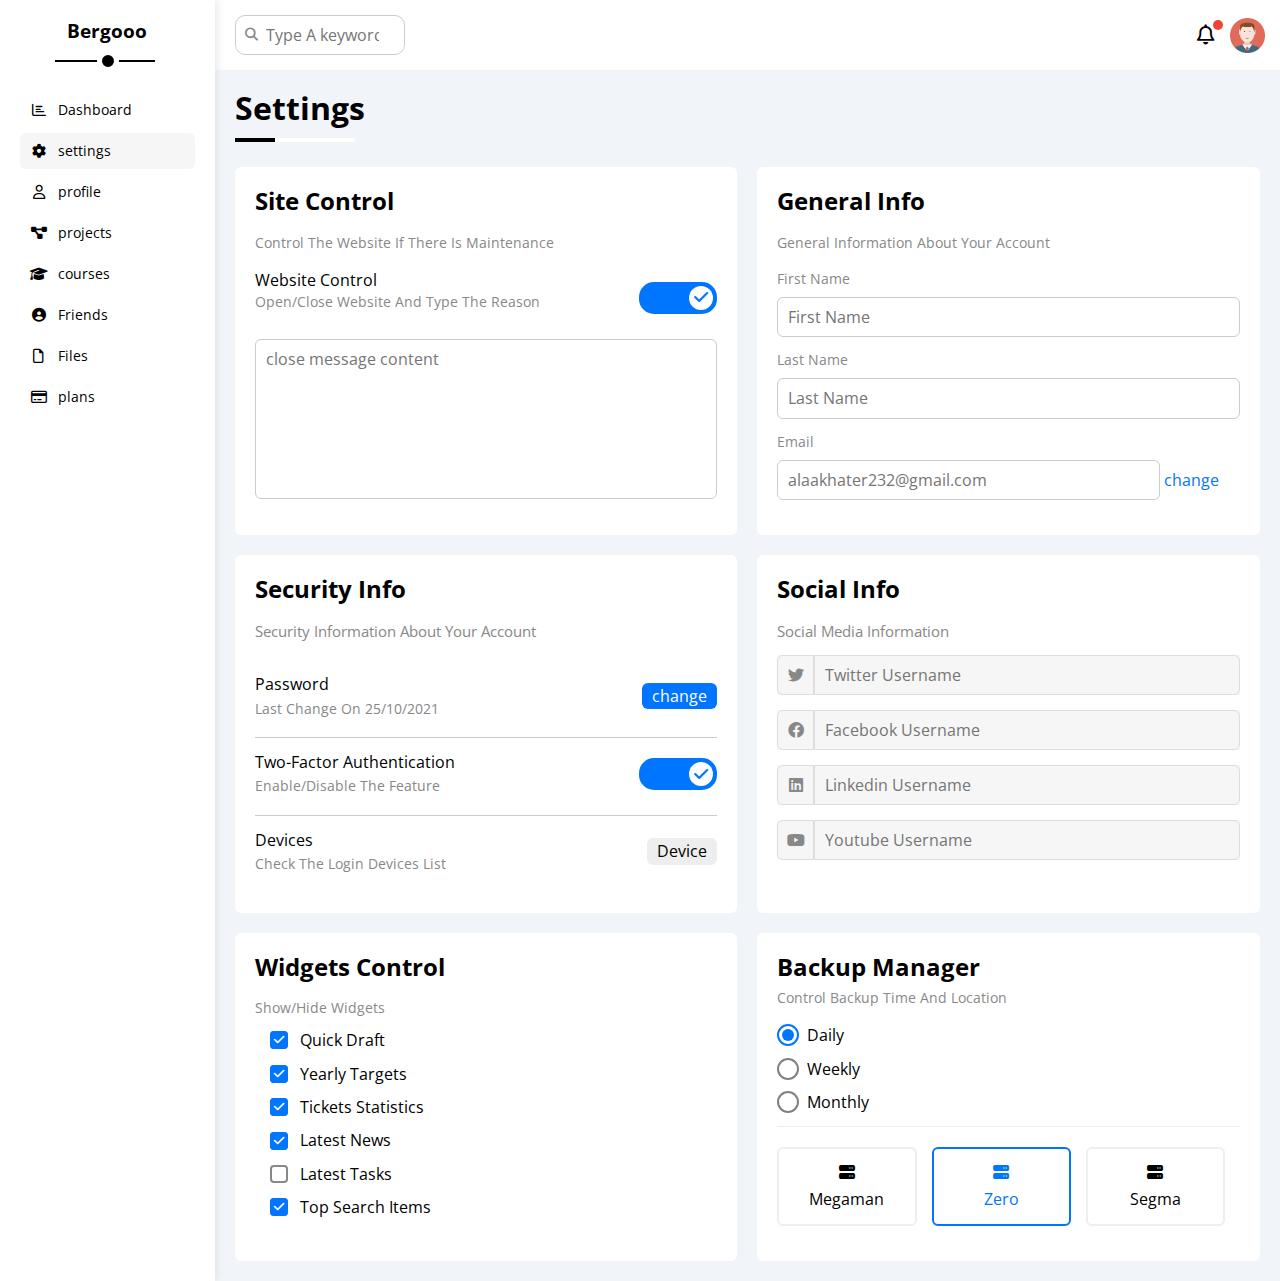
<file: settings.html>
<!DOCTYPE html>
<html lang="en">
    <head>
        <meta charset="UTF-8">
        <meta name="viewport" content="width=device-width, initial-scale=1.0">
        <!-- title template  -->
        <title>Bergooo</title>
        <!-- icons  -->
        <link rel="stylesheet" href="css/all.min.css">
        <!-- normalize all elements  -->
        <link rel="stylesheet" href="css/Normalize.css">
        <!-- framework  -->
        <link rel="stylesheet" href="css/framework.css">
        <!-- link css style  -->
        <link rel="stylesheet" href="css/settings.css">
        <!-- fonts  -->
        <link rel="preconnect" href="https://fonts.googleapis.com" />
        <link rel="preconnect" href="https://fonts.gstatic.com" crossorigin />
        <link href="https://fonts.googleapis.com/css2?family=Open+Sans:wght@300;500&#038;display=swap" rel="stylesheet" />
    </head>
    <body>
        <div class="page d-flex">
            <!-- start sidebar -->
            <div class="sidebar bg-white p-20 p-relative">
                <h3 class="p-relative txt-c mt-0">Bergooo</h3>
                <ul>
                    <li>
                        <a class="d-flex align-center fs-14 c-black rad-6 p-10" href="index.html">
                            <i class="fa-regular fa-chart-bar fa-fw"></i>
                            <span>Dashboard</span>
                        </a>
                    </li>
                    <li>
                        <a class="active d-flex align-center fs-14 c-black rad-6 p-10" href="settings.html">
                            <i class="fa-solid fa-gear fa-fw"></i>
                            <span>settings</span>
                        </a>
                    </li>
                    <li>
                        <a class="d-flex align-center fs-14 c-black rad-6 p-10" href="profile.html">
                            <i class="fa-regular fa-user fa-fw"></i>
                            <span>profile</span>
                        </a>
                    </li>
                    <li>
                        <a class="d-flex align-center fs-14 c-black rad-6 p-10" href="projects.html">
                            <i class="fa-solid fa-diagram-project fa-fw"></i>
                            <span>projects</span>
                        </a>
                    </li>
                    <li>
                        <a class="d-flex align-center fs-14 c-black rad-6 p-10" href="courses.html">
                            <i class="fa-solid fa-graduation-cap fa-fw"></i>
                            <span>courses</span>
                        </a>
                    </li>
                    <li>
                        <a class="d-flex align-center fs-14 c-black rad-6 p-10" href="friends.html">
                            <i class="fa-solid fa-circle-user fa-fw"></i>
                            <span>Friends</span>
                        </a>
                    </li>
                    <li>
                        <a class="d-flex align-center fs-14 c-black rad-6 p-10" href="files.html">
                            <i class="fa-regular fa-file fa-fw"></i>
                            <span>Files</span>
                        </a>
                    </li>
                    <li>
                        <a class="d-flex align-center fs-14 c-black rad-6 p-10" href="plans.html">
                            <i class="fa-regular fa-credit-card fa-fw"></i>
                            <span>plans</span>
                        </a>
                    </li>
                </ul>
            </div>
            <!-- end sidebar -->
            <!-- start content  -->
            <div class="content w-full">
                <!-- start head  -->
                <div class="head bg-white p-15 between-flex">
                    <div class="search p-relative">
                        <input class="p-10" type="search" placeholder="Type A keyword">
                    </div>
                    <div class="icons d-flex align-center">
                        <span class="notification p-relative">
                            <i class="fa-regular fa-bell fa-lg"></i>
                        </span>
                        <img src="images/avatar.png" alt="">
                    </div>
                </div>
                <!-- end head  -->
                <!-- start settings -->
                <h1 class="p-relative">Settings</h1>
                <div class="settings-page m-20 d-grid gap-20">
                    <!-- start control  -->
                    <div class="site-Control bg-white p-20 rad-6">
                        <h2 class="mt-0 mb-20">Site Control</h2>
                        <p class="mt-0 mb-20 c-grey fs-14">Control The Website If There Is Maintenance</p>
                        <div class="mb-15 between-flex">
                            <div>
                                <span>Website Control</span>
                                <p class=" c-grey mt-5 fs-14 ">Open/Close Website And Type The Reason</p>
                            </div>
                            <div>
                                <label>
                                    <input class="toogle-checkbox" type="checkbox" checked>
                                    <div class="toggle-switch"></div>
                                </label>
                            </div>
                        </div>
                        <textarea class="close-message p-10 b-none rad-6 w-full " placeholder="close message content"></textarea>
                    </div>
                    <!-- end control  -->
                    <!-- start General Info -->
                    <div class="general-info p-20 bg-white rad-6">
                        <h2 class="mt-0 mb-20">General Info</h2>
                        <p class="c-grey fs-14 mb-20">General Information About Your Account</p>
                        <form >
                            <label class="d-block c-grey fs-14 mb-10">First Name</label>
                            <input class="mb-15 p-10 w-full" type="text" placeholder="First Name">
                            <label class="d-block c-grey fs-14 mb-10">Last Name</label>
                            <input class="mb-15 p-10 w-full" type="text" placeholder="Last Name">
                            <label class="d-block c-grey fs-14 mb-10">Email</label>
                            <input class="mb-15 p-10 " type="email" placeholder="alaakhater232@gmail.com">
                            <a class="change " href="#">change</a>
                        </form>
                    </div>
                    <!-- end General Info -->
                    <!-- start security info  -->
                    <div class="security-info bg-white p-20 rad-6">
                        <h2 class="mt-0 mb-20">Security Info</h2>
                        <p class="mt-0 mb-20 c-grey fs-15">Security Information About Your Account</p>
                        <div class=" one between-flex pt-15 pb-20">
                            <div>
                                <p class="mt-0 mb-5">Password</p>
                                <span class="c-grey fs-14">Last Change On 25/10/2021</span>
                            </div>
                            <a class="change btn-shape " href="#">change</a>
                        </div>
                        <div class="two between-flex pt-15 pb-20">
                            <div>
                                <p class="mt-0 mb-5">Two-Factor Authentication</p>
                                <span class="c-grey fs-14">Enable/Disable The Feature</span>
                            </div>
                            <div>
                                <label>
                                    <input class="toogle-checkbox" type="checkbox" checked>
                                    <div class="toggle-switch"></div>
                                </label>
                            </div>
                        </div>
                        <div class="three between-flex pt-15 pb-20">
                            <div>
                                <p class="mt-0 mb-5">Devices</p>
                                <span class="c-grey fs-14">Check The Login Devices List</span>
                            </div>
                            <a class="device btn-shape" href="#">Device</a>
                        </div>
                    </div>
                    <!-- end security info  -->
                    <!-- start Social Info -->
                    <div class="social-info p-20 bg-white rad-6">
                        <h2 class="mt-0 mb-20">Social Info</h2>
                        <p class="mt-5 mb-15 c-grey fs-15">Social Media Information</p>
                        <div class="row d-flex align-center ">
                            <i class="fa-brands fa-twitter c-grey center-flex "></i>
                            <input class="w-full" type="text" placeholder="Twitter Username">
                        </div>
                        <div class="row d-flex align-center">
                            <i class="fa-brands fa-facebook c-grey center-flex"></i>
                            <input class="w-full" type="text" placeholder="Facebook Username">
                        </div>
                        <div class="row d-flex align-center">
                            <i class="fa-brands fa-linkedin c-grey center-flex"></i>
                            <input class="w-full" type="text" placeholder="Linkedin Username">
                        </div>
                        <div class="row d-flex align-center">
                            <i class="fa-brands fa-youtube c-grey center-flex"></i>
                            <input class="w-full" type="text" placeholder="Youtube Username">
                        </div>
                    </div>
                    <!-- end Social Info -->
                    <!-- start widgets control  -->
                    <div class="widgets bg-white p-20 rad-6">
                        <h2 class="mt-0 mb-20">Widgets Control</h2>
                        <p class="c-grey fs-14 mb-15">Show/Hide Widgets</p>
                        <div class="control d-flex align-center mb-15">
                            <input class="mr-15" type="checkbox" id="one" checked>
                            <label for="one">Quick Draft</label>
                        </div>
                        <div class="control d-flex align-center mb-15">
                            <input class="mr-15" type="checkbox" id="two" checked>
                            <label for="two">Yearly Targets</label>
                        </div>
                        <div class="control d-flex align-center mb-15">
                            <input class="mr-15" type="checkbox" id="three" checked>
                            <label for="three">Tickets Statistics</label>
                        </div>
                        <div class="control d-flex align-center mb-15">
                            <input class="mr-15" type="checkbox" id="four" checked>
                            <label for="four">Latest News</label>
                        </div>
                        <div class="control d-flex align-center mb-15">
                            <input class="mr-15" type="checkbox" id="five">
                            <label for="five">Latest Tasks</label>
                        </div>
                        <div class="control d-flex align-center mb-15">
                            <input class="mr-15" type="checkbox" id="six" checked>
                            <label for="six">Top Search Items</label>
                        </div>
                    </div>
                    <!-- end widgets control  -->
                    <!-- start Backup Manager -->
                    <div class="backup-manager bg-white p-20 rad-6">
                        <h2 class="mt-0 mb-10">Backup Manager</h2>
                        <p class="mt-0 mb-20 c-grey fs-14">Control Backup Time And Location</p>
                        <div class="manager d-flex align-center mb-15">
                            <input type="radio" name="Time" id="day" checked>
                            <label for="day">Daily</label>
                        </div>
                        <div class="manager d-flex align-center mb-15">
                            <input type="radio" name="Time" id="week">
                            <label for="week">Weekly</label>
                        </div>
                        <div class="manager d-flex align-center mb-15">
                            <input type="radio" name="Time" id="month">
                            <label for="month">Monthly</label>
                        </div>
                        <div class="servers d-flex align-center txt-c ">
                            <input type="radio" name="servers" id="server-one">
                            <div class="server mb-15 rad-6 w-full mr-15">
                                <label class="d-block mb-15" for="server-one">
                                    <i class="fa-solid fa-server d-block mb-10 mt-15"></i>
                                    Megaman
                                </label>
                            </div>
                            <input type="radio" name="servers" id="server-two" checked>
                            <div class="server mb-15 rad-6 w-full mr-15">
                                <label class="d-block mb-15" for="server-two" >
                                    <i class="fa-solid fa-server d-block mb-10 mt-15"></i>
                                    Zero
                                </label>
                            </div>
                            <input type="radio" name="servers" id="server-three">
                            <div class="server mb-15 rad-6 w-full mr-15">
                                <label class="d-block mb-15" for="server-three">
                                    <i class="fa-solid fa-server d-block mb-10 mt-15"></i>
                                    Segma
                                </label>
                            </div>
                        </div>
                    </div>
                    <!-- end Backup Manager -->
                    <!-- end settings -->
                </div>
                <!-- end content -->
            </div>   
        </div>
    </body>
</html>
</file>
<file: css/framework.css>
/* variables  */
:root {
    --blue-color: #0075ff;
    --blue-alt-color: #0d69d5;
    --orange-color: #f59e0b;
    --green-color: #22c55e;
    --red-color: #f44336;
    --grey-color: #888;
}
/* start box */
.d-grid {
    display: grid;
}
.d-block {
    display: block;
}
.d-flex {
    display: flex;
}
.f-wrap {
    flex-wrap: wrap;
} 
.space-between {
    justify-content: space-between;
}
.align-center {
    align-items: center;
}
.gap-20 {
    gap: 20px;
}
.gap-100 {
    gap: 100px;
}
@media(max-width:767px) {
    .block-mobile {
        display: block;
    }
    .hide-mobile {
        display: none;
    }
}
/* start padding + margin */
.p-10 {
    padding: 10px;
}
.p-15 {
    padding: 15px;
}
.p-20 {
    padding: 20px;
}
.pt-10 {
    padding-top: 10px;
}
.pt-15 {
    padding-top: 15px;
}
.pb-10 {
    padding-bottom: 10px;
}
.pb-15 {
    padding-bottom: 15px;
}
.pb-20 {
    padding-bottom: 20px;
}
.m-0 {
    margin: 0;
}
.m-5 {
    margin: 5px;
}
.m-20 {
    margin: 20px;
}
.mt-0 {
    margin-top: 0;
}
.mt-5 {
    margin-top: 5px;
}
.mt-10 {
    margin-top: 10px;
}
.mt-15 {
    margin-top: 15px;
}
.mt-20 {
    margin-top: 20px;
}
.mt-25 {
    margin-top: 25px;
}
.mr-5 {
    margin-right: 5px;
}
.mr-10 {
    margin-right: 10px;
}
.mr-15 {
    margin-right: 15px;
}
.mb-0 {
    margin-bottom: 0;
}
.mb-5 {
    margin-bottom: 5px;
}
.mb-10 {
    margin-bottom: 10px;
}
.mb-15 {
    margin-bottom: 15px;
}
.mb-20 {
    margin-bottom: 20px;
}
/* start width + height */
.w-100 {
    width: 100px;
}
.h-100 {
    height: 100px;
}
/* start color */
.bg-white {
    background-color: white;
}
.bg-eee {
    background-color: #eee;
}
.bg-blue {
    background-color: var(--blue-color);
}
.bg-red {
    background-color: var(--red-color);
}
.bg-orange {
    background-color: var(--orange-color);
}
.bg-green {
    background-color: var(--green-color);
}
.c-black {
    color: black;
}
.c-grey {
    color: var(--grey-color);
}
.c-white {
    color: white;
} 
.c-blue {
    color: blue;
}
.c-orange {
    color: orange;
}
.c-green {
    color: green;
}
.c-red {
    color: red;
}
/* start position */
.p-relative {
    position: relative;
}
/* start font  */
.txt-c {
    text-align: center;
}
.fw-bold {
    font-weight: bold;
}
.fs-14{
    font-size: 14px;
}
.fs-15 {
    font-size: 15px;
}
.fs-25 {
    font-size: 25px;
}
.l-h {
    line-height: 1.5;
}
@media(max-width: 767px) {
    .txt-c-mobile {
        text-align: center;
    }
}
/* start border */
.rad-6 {
    border-radius: 6px;
}
.b-none {
    border: none;
}
.rad-half {
    border-radius: 50%;
}
.border-eee {
    border: 1px solid #eee;
}
/* start components */
.center-flex {
    display: flex;
    align-items: center;
    justify-content: center;
}
.between-flex {
    display: flex;
    align-items: center;
    justify-content: space-between;
}
.btn-shape {
    padding: 4px 10px;
    border-radius: 6px;
}
/* start width + height */
.w-full {
    width: 100%;
}
.h-full{
    height: 100%;
}
.w-fit {
    width: fit-content;
}













/* <label>
<input class="toogle-checkbox" type="checkbox" checked>
<div class="toggle-switch"></div>
</label> */
</file>
<file: css/dashboard.css>
/* variables  */
:root {
    --blue-color: #0075ff;
    --blue-alt-color: #0d69d5;
    --orange-color: #f59e0b;
    --green-color: #22c55e;
    --red-color: #f44336;
    --grey-color: #888;
}
* {
    box-sizing: border-box;
}
body {
    margin: 0;
    font-family: "open sans" , sans-serif;
}
*:focus {
    outline: none;
}
a {
    text-decoration: none;
}
ul {
    list-style: none;
    padding: 0;
}
::-webkit-scrollbar {
    width: 10px;
}
::-webkit-scrollbar-track {
    background-color: white;
}
::-webkit-scrollbar-thumb {
    background-color: var(--blue-color);
}
::-webkit-scrollbar-thumb:hover {
    background-color: var(--blue-alt-color);
}
.page {
    background-color: #f1f5f9;
    min-height: 100vh;
}
/* srart sidebar */
.sidebar {
    width: 250px;
    box-shadow: 0 0 10px #ddd;
}
.sidebar > h3 {
    margin-bottom: 50px;
}
.sidebar > h3::before {
    content: "";
    position: absolute;
    width: 100px;
    height: 2px;
    background-color: black;
    bottom: 0;
    left: 35px;
    transform: translateY(20px);
}
.sidebar > h3::after {
    content: "";
    position: absolute;
    width: 12px;
    height: 12px;
    background-color: black;
    border: 5px solid white;
    border-radius: 50%;
    transform: translate(-50px, 30px);
}
.sidebar ul li a {
    margin-bottom: 5px;
    transition: .3s;
}
.sidebar ul li a span {
    font-size: 14px;
    margin-left: 10px;
}
.sidebar ul li a:hover,
.sidebar ul li a.active {
    background-color: #f6f6f6;
    transition: .5s;
    left: 15px;
}
@media (max-width: 767px) {
    .sidebar {
        width: 62px;
        padding: 10px;
    }
    .sidebar > h3 {
        font-size: 11px;
        margin-bottom: 15px;
        text-align: center;
        margin-top: 15px;
    }
    .sidebar > h3::before,
    .sidebar > h3::after {
        display: none;
    }
    
    .sidebar ul li a span {
        display: none;
    }
}
/* start content  */
/* start head */
.content {
    overflow: hidden;
}
.content .head .search::before {
    content: "\f002";
    font-family: "font Awesome 6 free";
    font-weight: 900;
    position: absolute;
    left: 15px;
    top: 50%;
    transform: translateY(-50%);
    font-size: 13px;
    color: var(--grey-color);
}
.content .head .search  input {
    border: 1px solid #ccc;
    border-radius: 10px;
    margin-left: 5px;
    padding-left: 30px;
    width: 170px;
    transition: width .3s;
}
.content .head .search  input:focus {
    width: 200px;
}
.content .head .search  input:focus::placeholder {
    opacity: 0;
}
.content .head .icons span {
    margin-right: 15px;
}
.content .head .icons span::before {
    content: "";
    position: absolute;
    width: 10px;
    height: 10px;
    border-radius: 50%;
    background-color: var(--red-color);
    right: -5px;
    top: -5px;
    transform: translate(3px, -1px);
}
.content .head .icons img {
    width: 35px;
}
.page h1 {
    margin: 20px 20px 40px;
}
.page h1::before {
    content: "";
    position: absolute;
    width: 120px;
    height: 4px;
    background-color: white;
    bottom: -15px;
    left: 0;
}
.page h1::after {
    content: "";
    position: absolute;
    height: 4px;
    background-color: black;
    width: 40px;
    left: 0;
    bottom: -15px;
}
/* start wrapper */
.wrapper {
    grid-template-columns: repeat(auto-fill, minmax(450px, 1fr));
    margin-left: 20px;
    margin-right: 20px;
}
@media (max-width:767px) {
    .wrapper {
        grid-template-columns: minmax(200px, 1fr);
        margin-left: 10px;
        margin-right: 10px;
        gap: 10px;
    }
}
/* start welcome widget  */
.welcome {
    overflow: hidden;
}
.welcome .intro img {
width: 170px;
margin-bottom: -10px;
}
.welcome .avatar {
    width: 50px;
    border: 3px solid white;
    border-radius: 50%;
    margin-left: 20px;
    margin-top: -25px;
    box-shadow: 0 0 5px #ddd;
}
.welcome .body {
    border-bottom: 1px solid #eee;
    border-top: 1px solid #eee;
}
.welcome .body > div {
    flex: 1;
}
.welcome .visit {
    margin: 0 15px 15px auto;
    transition: .3s;
}
.welcome .visit:hover {
    background-color: var(--blue-alt-color);
}
@media (max-width: 767px) {
    .welcome .intro {
        padding-bottom: 30px;
    }
    .welcome .avatar {
        margin-left: 0;
    }
    .welcome .body > div:not(:last-child) {
        margin-bottom: 20px;
    }
}
/* start quick draft */
.quick-draft textarea {
    resize: none;
    height: 200px;
}
.quick-draft .save {
    margin-left: auto;
    transition: .3s;
    cursor: pointer;
}
.quick-draft .save:hover {
    background-color: var(--blue-alt-color);
}
/* start targets */
.targets .target-row .icon {
    width: 80px;
    height: 80px;
    margin-right: 15px;
}
.targets .details {
    flex: 1;
}
.targets .details .progress {
    height: 4px;
}
.targets .details .progress > span {
    position: absolute;
    left: 0;
    top: 0;
    height: 100%;
}
.targets .details .progress > span span {
    position: absolute;
    right: 0;
    top: -30px;
    padding: 2px 4px;
    font-size: 14px;
    border-radius: 6px;
    right: -17px;
}
.targets .details .progress > span span::before {
    content: "";
    position: absolute;
    border-style: solid;
    border-width: 5px;
    left: 50%;
    transform: translateX(-50%);
    bottom: -10px;
}
.targets .details .progress > span .blue::before {
    border-color: var(--blue-color) transparent transparent transparent;
}
.targets .details .progress > span .orange::before {
    border-color: var(--orange-color) transparent transparent transparent;
}
.targets .details .progress > span .green::before {
    border-color: var(--green-color) transparent transparent transparent;
}
.blue .icon,
.blue .progress {
    background-color: #0075ff4d;
}
.orange .icon,
.orange .progress {
    background-color: rgba(255, 238, 0, 0.521);
}
.green .icon,
.green .progress {
    background-color: #48ff0048;
}
/* start tickets  */
.tickets .box {
    border: 1px solid #ccc;
    width: calc(50% - 10px);
}
@media (max-width: 767px) {
    .tickets .box {
        width: 100%;
    }
}
/* start news */
.news .details {
    flex-grow: 1;
}
.news .new-1 img {
    width: 120px;
    margin-right: 15px;
}
.news > div:not(:last-child) {
    border-bottom: 1px solid #eee;
    padding-bottom: 20px;
    margin-bottom: 20px;
}
.news .new-1 span {
    padding: 6px 10px;
    font-size: 13px;
}
@media (max-width: 767px) {
    .news .new-1 {
        flex-direction: column;
        text-align: center;
    }
}
.news .new-1 span {
    margin-top: 10px;
}
/* start tasks */
.tasks .line:not(:last-of-type) {
    border-bottom: 1px solid #eee;
    padding-bottom: 15px;
    margin-bottom: 15px;
}
.tasks .info {
    flex-grow: 1;
}
.tasks .done {
    opacity: .3;
}
.tasks .done h2,
.tasks .done p {
    text-decoration: line-through;
}
.tasks .line .delete {
    cursor: pointer;
    transition: .3s;
}
.tasks .line i:hover {
    color: var(--red-color); 
}
/* start latest uploads */
.latest .row .image {
    width: 50px;
    margin-right: 5px;
}
.latest .row .info {
    flex-grow: 1;
}
.latest .row:not(:last-of-type) {
    border-bottom: 1px solid #eee;
}
/* start last project */
.last-project ul::before {
    content: "";
    position: absolute;
    left: 10px;
    width: 2px;
    height: 100%;
    background-color: var(--blue-color);
    display: none;
}
.last-project ul li::before {
    content: "";
    position: absolute;
    width: 20px;
    height: 20px;
    display: block;
    border: 2px solid white;
    background-color: white;
    outline: 2px solid var(--blue-color);
    border-radius: 50%;
    display: none;
}
.last-project ul li.done::before {
    content: "";
    background-color: var(--blue-color);
}
/* .last-project ul li.current::before {
    animation: change-color .8s infinite alternate;
} */
.last-project img {
    position: absolute;
    width: 180px;
    right: 0;
    bottom: 0; 
    opacity: .2;
}
/* start reminder */
.reminder .row {
    padding-left: 45px;
}
.reminder .blue-row::before {
    content: "";
    position: absolute;
    width: 2px;
    height: 100%;
    background-color: var(--blue-color);
    left: 30px;
}
.reminder .blue-row::after {
    content: "";
    position: absolute;
    width: 15px;
    height: 15px;
    background-color: var(--blue-color);
    border-radius: 50%;
    left: 0;
    transform: translateY(-50%);
}
.reminder .green-row::before {
    content: "";
    position: absolute;
    width: 2px;
    height: 100%;
    background-color: var(--green-color);
    left: 30px;
}
.reminder .green-row::after {
    content: "";
    position: absolute;
    width: 15px;
    height: 15px;
    background-color: var(--green-color);
    border-radius: 50%;
    left: 0;
    transform: translateY(-50%);
}
.reminder .orange-row::before {
    content: "";
    position: absolute;
    width: 2px;
    height: 100%;
    background-color: var(--orange-color);
    left: 30px;
}
.reminder .orange-row::after {
    content: "";
    position: absolute;
    width: 15px;
    height: 15px;
    background-color: var(--orange-color);
    border-radius: 50%;
    left: 0;
    transform: translateY(-50%);
}
.reminder .red-row::before {
    content: "";
    position: absolute;
    width: 2px;
    height: 100%;
    background-color: var(--red-color);
    left: 30px;
}
.reminder .red-row::after {
    content: "";
    position: absolute;
    width: 15px;
    height: 15px;
    background-color: var(--red-color);
    border-radius: 50%;
    left: 0;
    transform: translateY(-50%);
}
 /* start latest-post */
.latest-post img {
    width: 50px;
}
.latest-post .para {
    border-bottom: 1px solid #eee;
    border-top: 1px solid #eee;
    text-transform: capitalize;
    line-height: 1.8;
    padding-top: 20px;
    padding-bottom: 20px;
    margin-top: 20px;
    margin-bottom: 20px;
}
/* start social media */
.social-media .line {
    padding-left: 70px;
}
.social-media .line i {
    position: absolute;
    left: 0;
    top: 0;
    width: 50px;
    transition: .3s;
}
.social-media .line i:hover {
    transform: rotate(5deg);
}
.social-media .twitter {
    color: #1da1f2;
    background-color: #1da1f23d;
}
.social-media .twitter i,
.social-media .twitter a {
    background-color:#1da1f2 ;
}
.social-media .facebook {
    color: blue;
    background-color: #1da1f287;
}
.social-media .facebook i,
.social-media .facebook a {
    background-color:#1da1f2 ;
}
.social-media .youtube {
    color: #ff0000;
    background-color: #ff000073;
}
.social-media .youtube i,
.social-media .youtube a {
    background-color:#ff0000 ;
}
.social-media .linkedin {
    color: #075a8d;
    background-color: #1da1f259;
}
.social-media .linkedin i,
.social-media .linkedin a {
    background-color:#075a8d ;
}
/* start project table  */
.projects .table {
    overflow-x: auto;
}
.projects table {
    min-width: 1000px;
    border-spacing: 0;
}
.projects .table table tr th ,
.projects .table table tr td {
    padding: 15px;
}
.projects .table table tr th {
    background-color: #eee;
}
.projects .table table tr td {
    border-bottom: 1px solid #eee;
    border-left: 1px solid #eee;
    transition: .3s;
}
.projects .table table tr td:last-child {
    border-right: 1px solid #eee;
}
.projects .table table tr td img {
    width: 30px;
    height: 30px;
    border-radius: 50%;
    padding: 2px;
    background-color: white;
}
.projects .table table tr td img:not(:first-child) {
    margin-left: -20px;
}
.projects .table table tr:hover td {
    background-color: #faf7f7;
}
/* start animation  */
/* @keyframes change-color {
    0% {
        background-color: var(--blue-color);
    }
    100% {
        background-color: white;
    }
} */
</file>
<file: css/cources.css>
:root {
    --blue-color: #0075ff;
    --blue-alt-color: #0d69d5;
    --orange-color: #f59e0b;
    --green-color: #22c55e;
    --red-color: #f44336;
    --grey-color: #888;
}
* {
    box-sizing: border-box;
}
body {
    margin: 0;
    font-family: "open sans" , sans-serif;
}
*:focus {
    outline: none;
}
a {
    text-decoration: none;
}
ul {
    list-style: none;
    padding: 0;
}
::-webkit-scrollbar {
    width: 10px;
}
::-webkit-scrollbar-track {
    background-color: white;
}
::-webkit-scrollbar-thumb {
    background-color: var(--blue-color);
}
::-webkit-scrollbar-thumb:hover {
    background-color: var(--blue-alt-color);
}
.page {
    background-color: #f1f5f9;
    min-height: 100vh;
}
/* srart sidebar */
.sidebar {
    width: 250px;
    box-shadow: 0 0 10px #ddd;
}
.sidebar > h3 {
    margin-bottom: 50px;
}
.sidebar > h3::before {
    content: "";
    position: absolute;
    width: 100px;
    height: 2px;
    background-color: black;
    bottom: 0;
    left: 35px;
    transform: translateY(20px);
}
.sidebar > h3::after {
    content: "";
    position: absolute;
    width: 12px;
    height: 12px;
    background-color: black;
    border: 5px solid white;
    border-radius: 50%;
    transform: translate(-50px, 30px);
}
.sidebar ul li a {
    margin-bottom: 5px;
    transition: .3s;
}
.sidebar ul li a span {
    font-size: 14px;
    margin-left: 10px;
}
.sidebar ul li a:hover,
.sidebar ul li a.active {
    background-color: #f6f6f6;
    transition: .5s;
    left: 15px;
}
@media (max-width: 767px) {
    .sidebar {
        width: 62px;
        padding: 10px;
    }
    .sidebar > h3 {
        font-size: 11px;
        margin-bottom: 15px;
        text-align: center;
        margin-top: 15px;
    }
    .sidebar > h3::before,
    .sidebar > h3::after {
        display: none;
    }
    
    .sidebar ul li a span {
        display: none;
    }
}
/* start content  */
/* start head */
.content {
    overflow: hidden;
}
.content .head .search::before {
    content: "\f002";
    font-family: "font Awesome 6 free";
    font-weight: 900;
    position: absolute;
    left: 15px;
    top: 50%;
    transform: translateY(-50%);
    font-size: 13px;
    color: var(--grey-color);
}
.content .head .search  input {
    border: 1px solid #ccc;
    border-radius: 10px;
    margin-left: 5px;
    padding-left: 30px;
    width: 170px;
    transition: width .3s;
}
.content .head .search  input:focus {
    width: 200px;
}
.content .head .search  input:focus::placeholder {
    opacity: 0;
}
.content .head .icons span {
    margin-right: 15px;
}
.content .head .icons span::before {
    content: "";
    position: absolute;
    width: 10px;
    height: 10px;
    border-radius: 50%;
    background-color: var(--red-color);
    right: -5px;
    top: -5px;
    transform: translate(3px, -1px);
}
.content .head .icons img {
    width: 35px;
}
.page h1 {
    margin: 20px 20px 40px;
}
.page h1::before {
    content: "";
    position: absolute;
    width: 120px;
    height: 4px;
    background-color: white;
    bottom: -15px;
    left: 0;
}
.page h1::after {
    content: "";
    position: absolute;
    height: 4px;
    background-color: black;
    width: 40px;
    left: 0;
    bottom: -15px;
}
/* start courses-page  */
.content .courses-page {
    grid-template-columns: repeat(auto-fill, minmax(300px, 1fr));
}
@media (max-width: 767px) {
    .content .courses-page {
        grid-template-columns: minmax(200px, 1fr);
        margin-left: 10px;
        margin-right: 10px;
        gap: 10px;
    }
    .courses-page .box .details p {
        text-align: center;
    }
}
.courses-page .box .header .ava {
    position: absolute;
    width: 60px;
    height: 60px;
    border: 2px solid white;
    border-radius: 50%;
    left: 15px;
    top: 15px;
}
.courses-page .box .header img:first-of-type {
    border-radius: 6px 6px 0 0;
}
.courses-page .box .stat {
    border-top: 1px solid #eee;
}
.courses-page .box .stat .btn {
    position: absolute;
    left: 50%;
    transform: translateX(-50%);
    top: -12px;
}
.courses-page .box .stat span:nth-child(1) {
    margin-right: auto;
}
.courses-page .box .stat span:nth-child(3) {
    margin-left: auto;
}
</file>
<file: css/files.css>
:root {
    --blue-color: #0075ff;
    --blue-alt-color: #0d69d5;
    --orange-color: #f59e0b;
    --green-color: #22c55e;
    --red-color: #f44336;
    --grey-color: #888;
}
* {
    box-sizing: border-box;
}
body {
    margin: 0;
    font-family: "open sans" , sans-serif;
}
*:focus {
    outline: none;
}
a {
    text-decoration: none;
}
ul {
    list-style: none;
    padding: 0;
}
::-webkit-scrollbar {
    width: 10px;
}
::-webkit-scrollbar-track {
    background-color: white;
}
::-webkit-scrollbar-thumb {
    background-color: var(--blue-color);
}
::-webkit-scrollbar-thumb:hover {
    background-color: var(--blue-alt-color);
}
.page {
    background-color: #f1f5f9;
    min-height: 100vh;
}
/* srart sidebar */
.sidebar {
    width: 250px;
    box-shadow: 0 0 10px #ddd;
}
.sidebar > h3 {
    margin-bottom: 50px;
}
.sidebar > h3::before {
    content: "";
    position: absolute;
    width: 100px;
    height: 2px;
    background-color: black;
    bottom: 0;
    left: 35px;
    transform: translateY(20px);
}
.sidebar > h3::after {
    content: "";
    position: absolute;
    width: 12px;
    height: 12px;
    background-color: black;
    border: 5px solid white;
    border-radius: 50%;
    transform: translate(-50px, 30px);
}
.sidebar ul li a {
    margin-bottom: 5px;
    transition: .3s;
}
.sidebar ul li a span {
    font-size: 14px;
    margin-left: 10px;
}
.sidebar ul li a:hover,
.sidebar ul li a.active {
    background-color: #f6f6f6;
    transition: .5s;
    left: 15px;
}
@media (max-width: 767px) {
    .sidebar {
        width: 62px;
        padding: 10px;
    }
    .sidebar > h3 {
        font-size: 11px;
        margin-bottom: 15px;
        text-align: center;
        margin-top: 15px;
    }
    .sidebar > h3::before,
    .sidebar > h3::after {
        display: none;
    }
    
    .sidebar ul li a span {
        display: none;
    }
}
/* start content  */
/* start head */
.content {
    overflow: hidden;
}
.content .head .search::before {
    content: "\f002";
    font-family: "font Awesome 6 free";
    font-weight: 900;
    position: absolute;
    left: 15px;
    top: 50%;
    transform: translateY(-50%);
    font-size: 13px;
    color: var(--grey-color);
}
.content .head .search  input {
    border: 1px solid #ccc;
    border-radius: 10px;
    margin-left: 5px;
    padding-left: 30px;
    width: 170px;
    transition: width .3s;
}
.content .head .search  input:focus {
    width: 200px;
}
.content .head .search  input:focus::placeholder {
    opacity: 0;
}
.content .head .icons span {
    margin-right: 15px;
}
.content .head .icons span::before {
    content: "";
    position: absolute;
    width: 10px;
    height: 10px;
    border-radius: 50%;
    background-color: var(--red-color);
    right: -5px;
    top: -5px;
    transform: translate(3px, -1px);
}
.content .head .icons img {
    width: 35px;
}
.page h1 {
    margin: 20px 20px 40px;
}
.page h1::before {
    content: "";
    position: absolute;
    width: 120px;
    height: 4px;
    background-color: white;
    bottom: -15px;
    left: 0;
}
.page h1::after {
    content: "";
    position: absolute;
    height: 4px;
    background-color: black;
    width: 40px;
    left: 0;
    bottom: -15px;
}
/* start files-page  */
.files-page {
    align-items: flex-start ;
}
@media (max-width: 767px) {
    .files-page {
        flex-direction: column;
        align-items: normal;
        flex-direction: column-reverse;
    }
}
.content .files-page .files {
    flex: 1;
    grid-template-columns: repeat(auto-fill, minmax(200px, 1fr));
}
.content .files-page .files .file .my-file img {
    width: 60px;
    height: 60px;
    transition: .3s;
}
.content .files-page .files .file:hover img {
    transform: rotate(5deg);
}
.content .files-page .files .file span .detail {
    margin-right: auto;
}
.content .files-page .files .file .info {
    border-top: 1px solid #eee;
    padding-top: 10px;
}
.content .files-page .statistics {
    min-width: 260px;
}
.content .files-page .statistics .stat .icon {
    margin-right: 10px;
    width: 40px;
    height: 40px;
}
.content .files-page .statistics .stat .size {
    margin-left: auto;
}
.content .files-page .statistics .stat .blue {
    background-color: rgb(0 117 255 / 20%);
}
.content .files-page .statistics .stat .green {
    background-color: rgb(34 197 94 / 20%);

}
.content .files-page .statistics .stat .red {
    background-color: rgb(244 67 54 / 20%);

}
.content .files-page .statistics .stat .orange {
    background-color: rgb(245 158 11 / 20%);
}
.content .files-page .statistics .upload {
    padding: 10px 15px;
    margin: auto;
    transition: .3s;
}
.content .files-page .statistics .upload:hover {
    background-color: var(--blue-alt-color);
}
.content .files-page .statistics .upload:hover i {
animation: go-up .8s infinite;
}
/* start animation  */
@keyframes go-up {
    0% {
        transform: translateY(0);
    }
    50% {
        transform: translateY(-5px);
    }
    100% {
        transform: translateY(0);
    }
}
</file>
<file: css/friends.css>
:root {
    --blue-color: #0075ff;
    --blue-alt-color: #0d69d5;
    --orange-color: #f59e0b;
    --green-color: #22c55e;
    --red-color: #f44336;
    --grey-color: #888;
}
* {
    box-sizing: border-box;
}
body {
    margin: 0;
    font-family: "open sans" , sans-serif;
}
*:focus {
    outline: none;
}
a {
    text-decoration: none;
}
ul {
    list-style: none;
    padding: 0;
}
::-webkit-scrollbar {
    width: 10px;
}
::-webkit-scrollbar-track {
    background-color: white;
}
::-webkit-scrollbar-thumb {
    background-color: var(--blue-color);
}
::-webkit-scrollbar-thumb:hover {
    background-color: var(--blue-alt-color);
}
.page {
    background-color: #f1f5f9;
    min-height: 100vh;
}
/* srart sidebar */
.sidebar {
    width: 250px;
    box-shadow: 0 0 10px #ddd;
}
.sidebar > h3 {
    margin-bottom: 50px;
}
.sidebar > h3::before {
    content: "";
    position: absolute;
    width: 100px;
    height: 2px;
    background-color: black;
    bottom: 0;
    left: 35px;
    transform: translateY(20px);
}
.sidebar > h3::after {
    content: "";
    position: absolute;
    width: 12px;
    height: 12px;
    background-color: black;
    border: 5px solid white;
    border-radius: 50%;
    transform: translate(-50px, 30px);
}
.sidebar ul li a {
    margin-bottom: 5px;
    transition: .3s;
}
.sidebar ul li a span {
    font-size: 14px;
    margin-left: 10px;
}
.sidebar ul li a:hover,
.sidebar ul li a.active {
    background-color: #f6f6f6;
    transition: .5s;
    left: 15px;
}
@media (max-width: 767px) {
    .sidebar {
        width: 62px;
        padding: 10px;
    }
    .sidebar > h3 {
        font-size: 11px;
        margin-bottom: 15px;
        text-align: center;
        margin-top: 15px;
    }
    .sidebar > h3::before,
    .sidebar > h3::after {
        display: none;
    }
    
    .sidebar ul li a span {
        display: none;
    }
}
/* start content  */
/* start head */
.content {
    overflow: hidden;
}
.content .head .search::before {
    content: "\f002";
    font-family: "font Awesome 6 free";
    font-weight: 900;
    position: absolute;
    left: 15px;
    top: 50%;
    transform: translateY(-50%);
    font-size: 13px;
    color: var(--grey-color);
}
.content .head .search  input {
    border: 1px solid #ccc;
    border-radius: 10px;
    margin-left: 5px;
    padding-left: 30px;
    width: 170px;
    transition: width .3s;
}
.content .head .search  input:focus {
    width: 200px;
}
.content .head .search  input:focus::placeholder {
    opacity: 0;
}
.content .head .icons span {
    margin-right: 15px;
}
.content .head .icons span::before {
    content: "";
    position: absolute;
    width: 10px;
    height: 10px;
    border-radius: 50%;
    background-color: var(--red-color);
    right: -5px;
    top: -5px;
    transform: translate(3px, -1px);
}
.content .head .icons img {
    width: 35px;
}
.page h1 {
    margin: 20px 20px 40px;
}
.page h1::before {
    content: "";
    position: absolute;
    width: 120px;
    height: 4px;
    background-color: white;
    bottom: -15px;
    left: 0;
}
.page h1::after {
    content: "";
    position: absolute;
    height: 4px;
    background-color: black;
    width: 40px;
    left: 0;
    bottom: -15px;
}
/* start friends-page */ 
.friends-page {
    grid-template-columns: repeat(auto-fill, minmax(300px, 1fr));
}
@media (max-width: 767px) {
    .friends-page {
        grid-template-columns: minmax(200px, 1fr);
        margin-left: 10px;
        margin-right: 10px;
        gap: 10px;
    }
}
.content .friends-page .box .contact {
    position: absolute;
    left: 10px;
    top: 10px;
}
.content .friends-page .box .contact i {
    background-color: #eee;
    padding: 10px;
    border-radius: 50%;
    color: #666;
    font-size: 13px;
    cursor: pointer;
    transition: .3s;
}
.content .friends-page .box .contact i:hover {
    background-color: var(--blue-color);
    color: white;
}
.content .friends-page .box .icons {
    border-top: 1px solid #eee;
    border-bottom: 1px solid #eee;
    padding-top: 15px;
    padding-bottom: 15px;
    margin-bottom: 15px;
}
.content .friends-page .box .icons i {
    margin-right: 5px;
}
.content .friends-page .box .icons .vip {
    position: absolute;
    font-size: 45px;
    right: 0;
    top: 50%;
    transform: translateY(-50%);
    color: #ffa5002b;
}
</file>
<file: css/plans.css>
:root {
    --blue-color: #0075ff;
    --blue-alt-color: #0d69d5;
    --orange-color: #f59e0b;
    --green-color: #22c55e;
    --red-color: #f44336;
    --grey-color: #888;
}
* {
    box-sizing: border-box;
}
body {
    margin: 0;
    font-family: "open sans" , sans-serif;
}
*:focus {
    outline: none;
}
a {
    text-decoration: none;
}
ul {
    list-style: none;
    padding: 0;
}
::-webkit-scrollbar {
    width: 10px;
}
::-webkit-scrollbar-track {
    background-color: white;
}
::-webkit-scrollbar-thumb {
    background-color: var(--blue-color);
}
::-webkit-scrollbar-thumb:hover {
    background-color: var(--blue-alt-color);
}
.page {
    background-color: #f1f5f9;
    min-height: 100vh;
}
/* srart sidebar */
.sidebar {
    width: 250px;
    box-shadow: 0 0 10px #ddd;
}
.sidebar > h3 {
    margin-bottom: 50px;
}
.sidebar > h3::before {
    content: "";
    position: absolute;
    width: 100px;
    height: 2px;
    background-color: black;
    bottom: 0;
    left: 35px;
    transform: translateY(20px);
}
.sidebar > h3::after {
    content: "";
    position: absolute;
    width: 12px;
    height: 12px;
    background-color: black;
    border: 5px solid white;
    border-radius: 50%;
    transform: translate(-50px, 30px);
}
.sidebar ul li a {
    margin-bottom: 5px;
    transition: .3s;
}
.sidebar ul li a span {
    font-size: 14px;
    margin-left: 10px;
}
.sidebar ul li a:hover,
.sidebar ul li a.active {
    background-color: #f6f6f6;
    transition: .5s;
    left: 15px;
}
@media (max-width: 767px) {
    .sidebar {
        width: 62px;
        padding: 10px;
    }
    .sidebar > h3 {
        font-size: 11px;
        margin-bottom: 15px;
        text-align: center;
        margin-top: 15px;
    }
    .sidebar > h3::before,
    .sidebar > h3::after {
        display: none;
    }
    
    .sidebar ul li a span {
        display: none;
    }
}
/* start content  */
/* start head */
.content {
    overflow: hidden;
}
.content .head .search::before {
    content: "\f002";
    font-family: "font Awesome 6 free";
    font-weight: 900;
    position: absolute;
    left: 15px;
    top: 50%;
    transform: translateY(-50%);
    font-size: 13px;
    color: var(--grey-color);
}
.content .head .search  input {
    border: 1px solid #ccc;
    border-radius: 10px;
    margin-left: 5px;
    padding-left: 30px;
    width: 170px;
    transition: width .3s;
}
.content .head .search  input:focus {
    width: 200px;
}
.content .head .search  input:focus::placeholder {
    opacity: 0;
}
.content .head .icons span {
    margin-right: 15px;
}
.content .head .icons span::before {
    content: "";
    position: absolute;
    width: 10px;
    height: 10px;
    border-radius: 50%;
    background-color: var(--red-color);
    right: -5px;
    top: -5px;
    transform: translate(3px, -1px);
}
.content .head .icons img {
    width: 35px;
}
.page h1 {
    margin: 20px 20px 40px;
}
.page h1::before {
    content: "";
    position: absolute;
    width: 120px;
    height: 4px;
    background-color: white;
    bottom: -15px;
    left: 0;
}
.page h1::after {
    content: "";
    position: absolute;
    height: 4px;
    background-color: black;
    width: 40px;
    left: 0;
    bottom: -15px;
}
/* start plans-page */
.content .plans-page {
    grid-template-columns: repeat(auto-fill, minmax(500px, 1fr));
}
@media (max-width: 767px) {
    .content .plans-page {
        grid-template-columns: minmax(200px, 1fr);
    }
}
.content .plans-page .head {
    border: 3px solid white;
    outline: 3px solid transparent;
}
.content .plans-page .head h4 {
    font-size: 25px;
}
.content .plans-page .green .head {
    outline-color: var(--green-color);
}
.content .plans-page .blue .head {
    outline-color: var(--blue-color);
}
.content .plans-page .orange .head {
    outline-color: var(--orange-color);
}
.content .plans-page .head .price {
    position: relative;
    font-size: 45px;
    width: fit-content;
    margin: auto;
}
.content .plans-page .head .price span {
    position: absolute;
    left: -20px;
    top: 0;
    font-size: 25px;
}
.content .plans-page .box ul li {
    padding: 15px 0;
    display: flex;
    align-items: center;
    font-size: 15px;
    border-bottom: 1px solid #eee;
}
.content .plans-page .box ul li i:not(.help) {
    margin-right: 5px;
}
.content .plans-page .box  ul li .help {
    margin-left: auto;
    cursor: pointer;
}
</file>
<file: css/profile.css>
:root {
    --blue-color: #0075ff;
    --blue-alt-color: #0d69d5;
    --orange-color: #f59e0b;
    --green-color: #22c55e;
    --red-color: #f44336;
    --grey-color: #888;
}
* {
    box-sizing: border-box;
}
body {
    margin: 0;
    font-family: "open sans" , sans-serif;
}
*:focus {
    outline: none;
}
a {
    text-decoration: none;
}
ul {
    list-style: none;
    padding: 0;
}
::-webkit-scrollbar {
    width: 10px;
}
::-webkit-scrollbar-track {
    background-color: white;
}
::-webkit-scrollbar-thumb {
    background-color: var(--blue-color);
}
::-webkit-scrollbar-thumb:hover {
    background-color: var(--blue-alt-color);
}
.page {
    background-color: #f1f5f9;
    min-height: 100vh;
}
/* srart sidebar */
.sidebar {
    width: 250px;
    box-shadow: 0 0 10px #ddd;
}
.sidebar > h3 {
    margin-bottom: 50px;
}
.sidebar > h3::before {
    content: "";
    position: absolute;
    width: 100px;
    height: 2px;
    background-color: black;
    bottom: 0;
    left: 35px;
    transform: translateY(20px);
}
.sidebar > h3::after {
    content: "";
    position: absolute;
    width: 12px;
    height: 12px;
    background-color: black;
    border: 5px solid white;
    border-radius: 50%;
    transform: translate(-50px, 30px);
}
.sidebar ul li a {
    margin-bottom: 5px;
    transition: .3s;
}
.sidebar ul li a span {
    font-size: 14px;
    margin-left: 10px;
}
.sidebar ul li a:hover,
.sidebar ul li a.active {
    background-color: #f6f6f6;
    transition: .5s;
    left: 15px;
}
@media (max-width: 767px) {
    .sidebar {
        width: 62px;
        padding: 10px;
    }
    .sidebar > h3 {
        font-size: 11px;
        margin-bottom: 15px;
        text-align: center;
        margin-top: 15px;
    }
    .sidebar > h3::before,
    .sidebar > h3::after {
        display: none;
    }
    
    .sidebar ul li a span {
        display: none;
    }
}
/* start content  */
/* start head */
.content {
    overflow: hidden;
}
.content .head .search::before {
    content: "\f002";
    font-family: "font Awesome 6 free";
    font-weight: 900;
    position: absolute;
    left: 15px;
    top: 50%;
    transform: translateY(-50%);
    font-size: 13px;
    color: var(--grey-color);
}
.content .head .search  input {
    border: 1px solid #ccc;
    border-radius: 10px;
    margin-left: 5px;
    padding-left: 30px;
    width: 170px;
    transition: width .3s;
}
.content .head .search  input:focus {
    width: 200px;
}
.content .head .search  input:focus::placeholder {
    opacity: 0;
}
.content .head .icons span {
    margin-right: 15px;
}
.content .head .icons span::before {
    content: "";
    position: absolute;
    width: 10px;
    height: 10px;
    border-radius: 50%;
    background-color: var(--red-color);
    right: -5px;
    top: -5px;
    transform: translate(3px, -1px);
}
.content .head .icons img {
    width: 35px;
}
.page h1 {
    margin: 20px 20px 40px;
}
.page h1::before {
    content: "";
    position: absolute;
    width: 120px;
    height: 4px;
    background-color: white;
    bottom: -15px;
    left: 0;
}
.page h1::after {
    content: "";
    position: absolute;
    height: 4px;
    background-color: black;
    width: 40px;
    left: 0;
    bottom: -15px;
}
/* start profile  */
@media (max-width: 767px) {
    .profile .my-info {
        flex-direction: column;
    }
}
.profile .my-info .left {
    width: 250px;
}
@media (min-width: 768px) {
    .profile .my-info .left {
        border-right: 1px solid #eee;
    }
}
.profile .my-info .left img {
    width: 150px;
    height: 150px;
    border: 1px solid none;
    border-radius: 50%;
}
.profile .my-info .left .level {
    height: 6px;
    width: 70%;
    margin: auto;
    margin-bottom: 20px;
}
.profile .my-info .left .level span {
    position: absolute;
    height: 100%;
    top: 0;
    left: 0;
    border-radius: 6px;
    background-color: var(--blue-color);
}
.profile .my-info .right {
    width: calc(100% - 250px);
}
@media (max-width: 767px) {
    .profile .my-info .right {
        width: 90%;
    }
    .profile .my-info .right .row {
        gap: 30px;
    }
    .profile .my-info .right .row div {
        width: 100%;
    }
    .profile .my-info .right .row div p {
        display: flex;
        align-items: center; 
        justify-content: space-around;
    }
}
.profile .my-info .right .row {
    transition: .3s;
    flex-wrap: wrap;
}
.profile .my-info .right .row:hover {
    background-color: #f6f6f6;
}
.profile .my-info .right .row:not(:last-of-type) {
    border-bottom: 1px solid #eee;
}
.other-data .skills {
    width: 350px;
}
@media (max-width: 767px) {
    .other-data {
        flex-wrap: wrap;
    }
    .other-data .last-activities {
        width: 100%;
    }
    .other-data .last-activities .row .info p {
        font-size: 12px;
    }
    .other-data .last-activities .row .date span {
        font-size: 14px;
    }
}
.other-data .skills ul li:not(:last-of-type) {
    border-bottom: 1px solid #eee;
}
.other-data .last-activities {
    width: 100%;
}
.other-data .last-activities .row img {
    width: 60px;
    height: 60px;
    border: 1px solid none;
}
.other-data .last-activities .row:not(:last-of-type) {
    border-bottom: 1px solid #eee;
}
@media (min-width: 768px) {
    .other-data .last-activities .row .date {
        margin-left: auto;
        text-align: right;
    }
}
</file>
<file: css/projects.css>
:root {
    --blue-color: #0075ff;
    --blue-alt-color: #0d69d5;
    --orange-color: #f59e0b;
    --green-color: #22c55e;
    --red-color: #f44336;
    --grey-color: #888;
}
* {
    box-sizing: border-box;
}
body {
    margin: 0;
    font-family: "open sans" , sans-serif;
}
*:focus {
    outline: none;
}
a {
    text-decoration: none;
}
ul {
    list-style: none;
    padding: 0;
}
::-webkit-scrollbar {
    width: 10px;
}
::-webkit-scrollbar-track {
    background-color: white;
}
::-webkit-scrollbar-thumb {
    background-color: var(--blue-color);
}
::-webkit-scrollbar-thumb:hover {
    background-color: var(--blue-alt-color);
}
.page {
    background-color: #f1f5f9;
    min-height: 100vh;
}
/* srart sidebar */
.sidebar {
    width: 250px;
    box-shadow: 0 0 10px #ddd;
}
.sidebar > h3 {
    margin-bottom: 50px;
}
.sidebar > h3::before {
    content: "";
    position: absolute;
    width: 100px;
    height: 2px;
    background-color: black;
    bottom: 0;
    left: 35px;
    transform: translateY(20px);
}
.sidebar > h3::after {
    content: "";
    position: absolute;
    width: 12px;
    height: 12px;
    background-color: black;
    border: 5px solid white;
    border-radius: 50%;
    transform: translate(-50px, 30px);
}
.sidebar ul li a {
    margin-bottom: 5px;
    transition: .3s;
}
.sidebar ul li a span {
    font-size: 14px;
    margin-left: 10px;
}
.sidebar ul li a:hover,
.sidebar ul li a.active {
    background-color: #f6f6f6;
    transition: .5s;
    left: 15px;
}
@media (max-width: 767px) {
    .sidebar {
        width: 62px;
        padding: 10px;
    }
    .sidebar > h3 {
        font-size: 11px;
        margin-bottom: 15px;
        text-align: center;
        margin-top: 15px;
    }
    .sidebar > h3::before,
    .sidebar > h3::after {
        display: none;
    }
    
    .sidebar ul li a span {
        display: none;
    }
}
/* start content  */
/* start head */
.content {
    overflow: hidden;
}
.content .head .search::before {
    content: "\f002";
    font-family: "font Awesome 6 free";
    font-weight: 900;
    position: absolute;
    left: 15px;
    top: 50%;
    transform: translateY(-50%);
    font-size: 13px;
    color: var(--grey-color);
}
.content .head .search  input {
    border: 1px solid #ccc;
    border-radius: 10px;
    margin-left: 5px;
    padding-left: 30px;
    width: 170px;
    transition: width .3s;
}
.content .head .search  input:focus {
    width: 200px;
}
.content .head .search  input:focus::placeholder {
    opacity: 0;
}
.content .head .icons span {
    margin-right: 15px;
}
.content .head .icons span::before {
    content: "";
    position: absolute;
    width: 10px;
    height: 10px;
    border-radius: 50%;
    background-color: var(--red-color);
    right: -5px;
    top: -5px;
    transform: translate(3px, -1px);
}
.content .head .icons img {
    width: 35px;
}
.page h1 {
    margin: 20px 20px 40px;
}
.page h1::before {
    content: "";
    position: absolute;
    width: 120px;
    height: 4px;
    background-color: white;
    bottom: -15px;
    left: 0;
}
.page h1::after {
    content: "";
    position: absolute;
    height: 4px;
    background-color: black;
    width: 40px;
    left: 0;
    bottom: -15px;
}
/* start projects page */
.content .projects-page {
    grid-template-columns: repeat(auto-fill, minmax(450px,1fr))
}
@media (max-width: 767px) {
    .content .projects-page {
        grid-template-columns:  minmax(200px, 1fr);
        margin-left: 10px;
        margin-right: 10px;
        gap: 10px;
    }
}
.content .projects-page .box .avatars {
    min-height: 80px;
}
.content .projects-page .box .avatars img {
    position: absolute;
    left: 0;
    bottom: 0;
}
.content .projects-page .box .avatars img:nth-child(2) {
    left: 25px;
}
.content .projects-page .box .avatars img:nth-child(3) {
    left: 50px;
}
.content .projects-page .box .avatars img:nth-child(4) {
    left: 75px;
}
.content .projects-page .box .avatars img:nth-child(5) {
    left: 100px;
}
.content .projects-page .box .avatars img:hover {
    z-index: 1000;
    cursor: pointer;
}
.content .projects-page .box .avatars img {
    width: 45px;
    height: 45px;
    border-radius: 50%;
    border: 2px solid white;
    
}
.content .projects-page .box .details {
    padding-top: 20px;
    padding-bottom: 20px;
    border-top: 1px solid #eee;
    border-bottom: 1px solid #eee;
    margin-left: auto;
}
.content .projects-page .box .line .progress {
    width: 300px;
    height: 8px;
    border-radius: 6px;
}
@media (max-width:767px) {
    .content .projects-page .box .details {
        display: flex;
        flex-wrap: wrap;
    }
    .content .projects-page .box .progress {
        margin-right: 10px;
    }
}
.content .projects-page .box .line .progress .r {
    position: absolute;
    height: 100%;
    border-radius: 6px;
    background-color: var(--red-color);
}
.content .projects-page .box .line .progress .g {
    position: absolute;
    height: 100%;
    border-radius: 6px;
    background-color: var(--green-color);
}
.content .projects-page .box .line .progress .b {
    position: absolute;
    height: 100%;
    border-radius: 6px;
    background-color: var(--blue-color);
}
.content .projects-page .box .line .progress .o {
    position: absolute;
    height: 100%;
    border-radius: 6px;
    background-color: var(--orange-color);
}
</file>
<file: css/settings.css>
:root {
    --blue-color: #0075ff;
    --blue-alt-color: #0d69d5;
    --orange-color: #f59e0b;
    --green-color: #22c55e;
    --red-color: #f44336;
    --grey-color: #888;
}
* {
    box-sizing: border-box;
}
body {
    margin: 0;
    font-family: "open sans" , sans-serif;
}
*:focus {
    outline: none;
}
a {
    text-decoration: none;
}
ul {
    list-style: none;
    padding: 0;
}
::-webkit-scrollbar {
    width: 10px;
}
::-webkit-scrollbar-track {
    background-color: white;
}
::-webkit-scrollbar-thumb {
    background-color: var(--blue-color);
}
::-webkit-scrollbar-thumb:hover {
    background-color: var(--blue-alt-color);
}
.page {
    background-color: #f1f5f9;
    min-height: 100vh;
}
/* srart sidebar */
.sidebar {
    width: 250px;
    box-shadow: 0 0 10px #ddd;
}
.sidebar > h3 {
    margin-bottom: 50px;
}
.sidebar > h3::before {
    content: "";
    position: absolute;
    width: 100px;
    height: 2px;
    background-color: black;
    bottom: 0;
    left: 35px;
    transform: translateY(20px);
}
.sidebar > h3::after {
    content: "";
    position: absolute;
    width: 12px;
    height: 12px;
    background-color: black;
    border: 5px solid white;
    border-radius: 50%;
    transform: translate(-50px, 30px);
}
.sidebar ul li a {
    margin-bottom: 5px;
    transition: .3s;
}
.sidebar ul li a span {
    font-size: 14px;
    margin-left: 10px;
}
.sidebar ul li a:hover,
.sidebar ul li a.active {
    background-color: #f6f6f6;
    transition: .5s;
    left: 15px;
}
@media (max-width: 767px) {
    .sidebar {
        width: 62px;
        padding: 10px;
    }
    .sidebar > h3 {
        font-size: 11px;
        margin-bottom: 15px;
        text-align: center;
        margin-top: 15px;
    }
    .sidebar > h3::before,
    .sidebar > h3::after {
        display: none;
    }
    
    .sidebar ul li a span {
        display: none;
    }
}
/* start content  */
/* start head */
.content {
    overflow: hidden;
}
.content .head .search::before {
    content: "\f002";
    font-family: "font Awesome 6 free";
    font-weight: 900;
    position: absolute;
    left: 15px;
    top: 50%;
    transform: translateY(-50%);
    font-size: 13px;
    color: var(--grey-color);
}
.content .head .search  input {
    border: 1px solid #ccc;
    border-radius: 10px;
    margin-left: 5px;
    padding-left: 30px;
    width: 170px;
    transition: width .3s;
}
.content .head .search  input:focus {
    width: 200px;
}
.content .head .search  input:focus::placeholder {
    opacity: 0;
}
.content .head .icons span {
    margin-right: 15px;
}
.content .head .icons span::before {
    content: "";
    position: absolute;
    width: 10px;
    height: 10px;
    border-radius: 50%;
    background-color: var(--red-color);
    right: -5px;
    top: -5px;
    transform: translate(3px, -1px);
}
.content .head .icons img {
    width: 35px;
}
.page h1 {
    margin: 20px 20px 40px;
}
.page h1::before {
    content: "";
    position: absolute;
    width: 120px;
    height: 4px;
    background-color: white;
    bottom: -15px;
    left: 0;
}
.page h1::after {
    content: "";
    position: absolute;
    height: 4px;
    background-color: black;
    width: 40px;
    left: 0;
    bottom: -15px;
}
/* start settings */
.toogle-checkbox {
    -webkit-appearance: none;
    appearance: none;
    display: none;
}
.toggle-switch {
    background-color: #ccc;
    width: 78px;
    height: 32px;
    border-radius: 15px;
    position: relative;
    transition: .3s;
    cursor: pointer;
}
.toggle-switch::before {
    font-family: var(--fa-style-family-classic);
    font-weight: 900;
    content: "\f00d";
    background-color: white;
    width: 24px;
    height: 24px;
    border-radius: 50%;
    position: absolute;
    top: 4px;
    left: 4px;
    display: flex;
    align-items: center;
    justify-content: center;
    color: #aaa;
    transition: .3s;
}
.toogle-checkbox:checked + .toggle-switch {
    background-color: var(--blue-color);
}
.toogle-checkbox:checked + .toggle-switch::before {
    content: "\f00c";
    left: 50px;
    color: var(--blue-color);
}
.settings-page {
    grid-template-columns: repeat(auto-fill, minmax(450px, 1fr));
}
@media(max-width: 767px) {
    .settings-page {
        grid-template-columns: minmax(100px, 1fr);
        margin-left: 10px;
        margin-right: 10px;
        gap: 10px;
    }
}
.settings-page .site-Control textarea {
    border: 1px solid #ccc;
    resize: none;
    min-height: 160px;
} 
.general-info form input {
    border: 1px solid #ccc;
    border-radius: 6px;
}
.general-info form input[type="email"] {
    display: inline-flex;
    width: calc(100% - 80px);
}
.general-info form .change {
    color: var(--blue-color);
}
/* start security-info */
.security-info .two {
    border-bottom: 1px solid #ccc;
    border-top: 1px solid #ccc;
}
.security-info .one a {
    background-color: var(--blue-color);
    color: white;
}
.security-info .three a {
    background-color: #eee;
    color: black;
}
/* start social-info */
.social-info .row {
    margin-bottom: 15px;
    background-color: #f6f6f6;
}
.social-info .row i {
    background-color: #f6f6f6;
    border-right: none;
    border-radius: 6px 0 0 6px;
    border: 1px solid #ddd;
    width: 40px;
    height: 40px;
    transition: .3s;
}
.social-info .row input {
    background-color: #f6f6f6;
    padding-left: 10px;
    border-radius: 0 6px 6px 0 ;
    border: 1px solid #ddd;
    height: 40px;
}
.social-info > div:focus-within i {
    color: black;
}
/* start widgets */
.widgets .control input[type="checkbox"] {
    -webkit-appearance: none;
    appearance: none;
}
.widgets .control label {
    padding-left: 30px;
    cursor: pointer;
    position: relative;
}
.widgets .control label::before {
    content: "";
    position: absolute;
    left: 0;
    top: 50%;
    width: 14px;
    height: 14px;
    border: 2px solid var(--grey-color);
    border-radius: 4px;
    margin-top: -9px;
}
.widgets .control label:hover:before {
    border-color: var(--blue-alt-color);
}
.widgets .control label::after {
    content: "\f00c";
    font-family: var(--fa-style-family-classic);
    font-weight: 900;
    position: absolute;
    left: 0;
    top: 50%;
    margin-top: -9px;
    color: white;
    background-color: var(--blue-color);
    font-size: 12px;
    width: 18px;
    height: 18px;
    display: flex;
    justify-content: center;
    align-items: center;
    border-radius: 4px;
    transform: scale(0) rotate(360deg);
    transition: .3s;
}
.widgets .control input[type="checkbox"]:checked + label::after {
    transform: scale(1);
}
/* start backup-manager */
.backup-manager input[type="radio"] {
    -webkit-appearance: none;
    appearance: none;
}
.backup-manager .manager label {
    padding-left: 30px;
    position: relative;
    cursor: pointer;
}
.backup-manager .manager label::before {
    content: "";
    position: absolute;
    left: 0;
    top: 50%;
    width: 18px;
    height: 18px;
    margin-top: -11px;
    border: 2px solid gray;
    border-radius: 50%;
}
.backup-manager .manager label::after {
    content: "";
    position: absolute;
    left: 5px;
    top: 50%;
    margin-top: -6px;
    width: 12px;
    height: 12px;
    border-radius: 50%;
    background-color: var(--blue-color);
    transform: scale(0);
    transition: .3s;
}
.backup-manager .manager input[type="radio"]:checked + label::after {
    transform: scale(1);
}
.backup-manager .manager input[type="radio"]:checked + label::before {
    border-color: var(--blue-color);
}
.backup-manager .servers {
    border-top: 1px solid #eee;
    padding-top: 20px;
}
@media (max-width: 767px) {
    .backup-manager .servers {
        flex-direction: column;
    }
}
.backup-manager .servers .server {
    border: 2px solid #eee;
    position: relative;
}
.backup-manager .servers .server label {
    cursor: pointer;
}
.backup-manager .servers input[type="radio"]:checked + .server {
    border-color: var(--blue-color);
    color: var(--blue-color);
}
</file>
